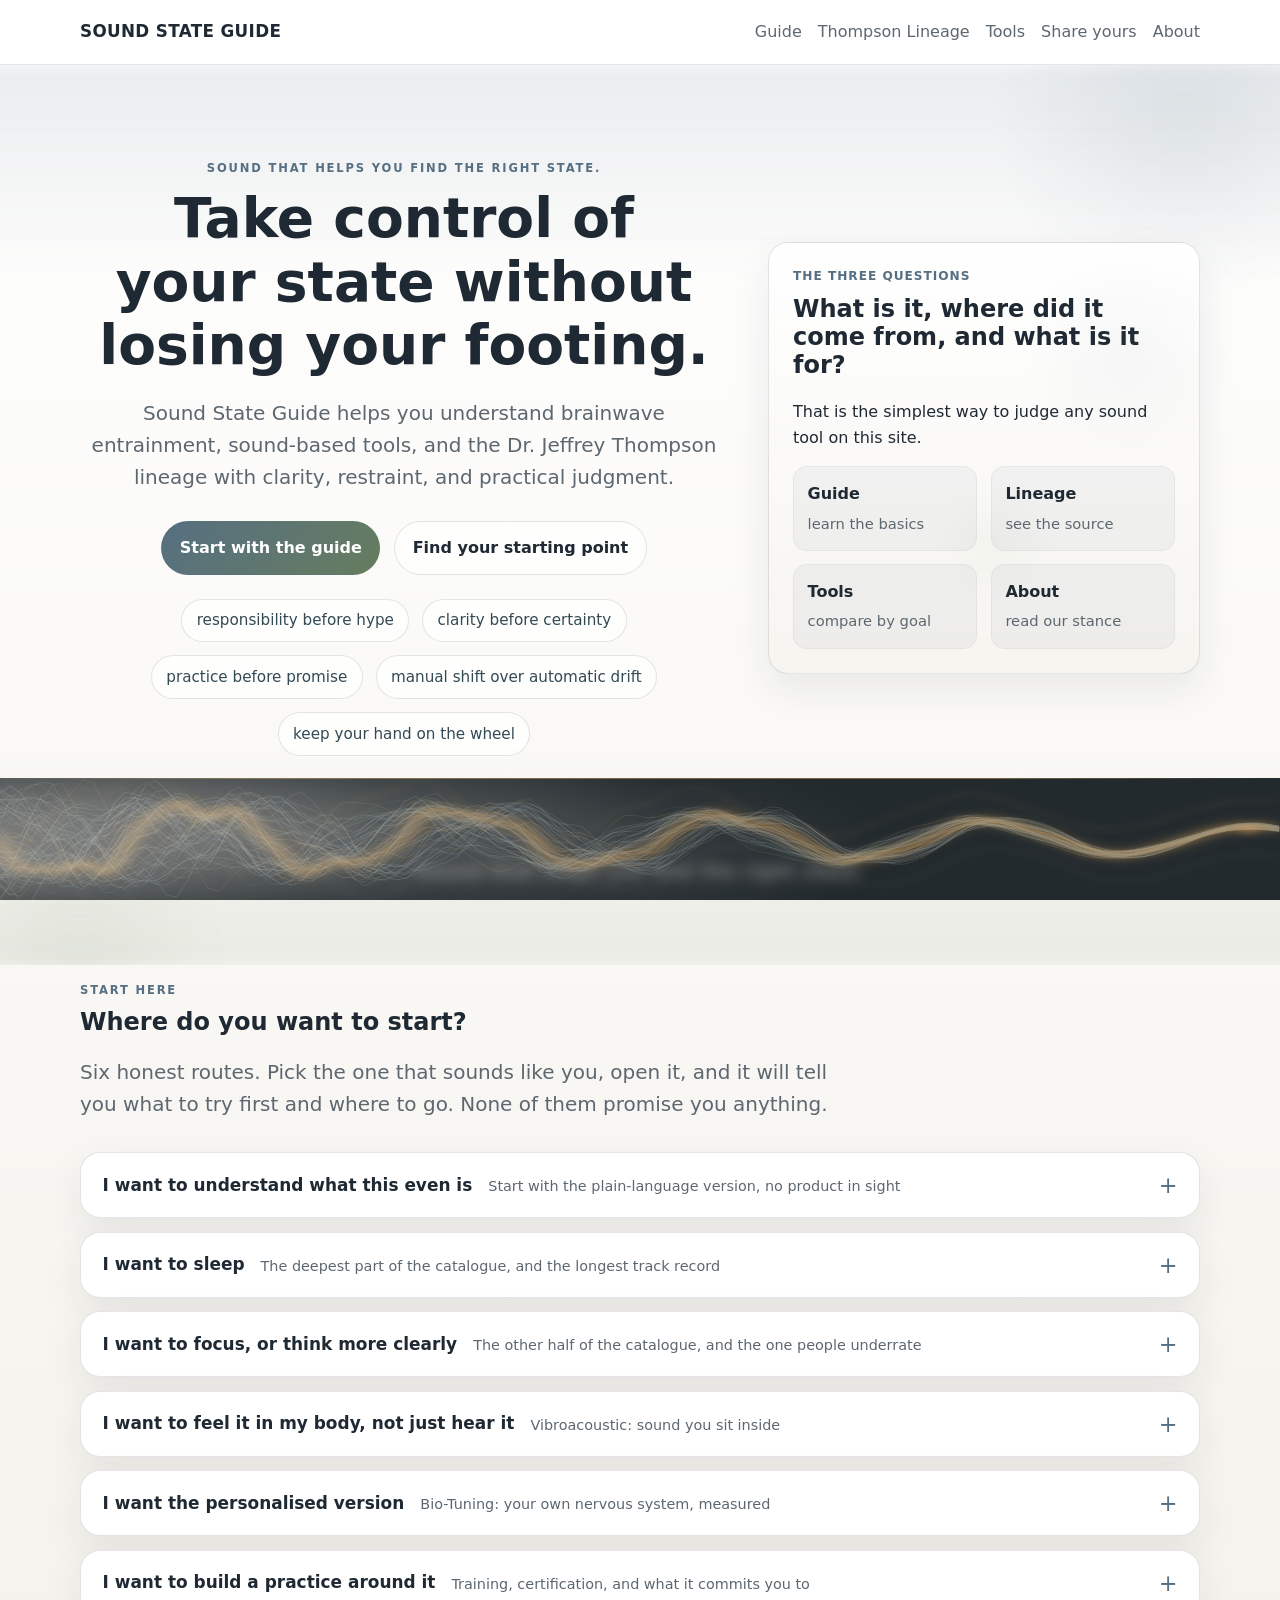
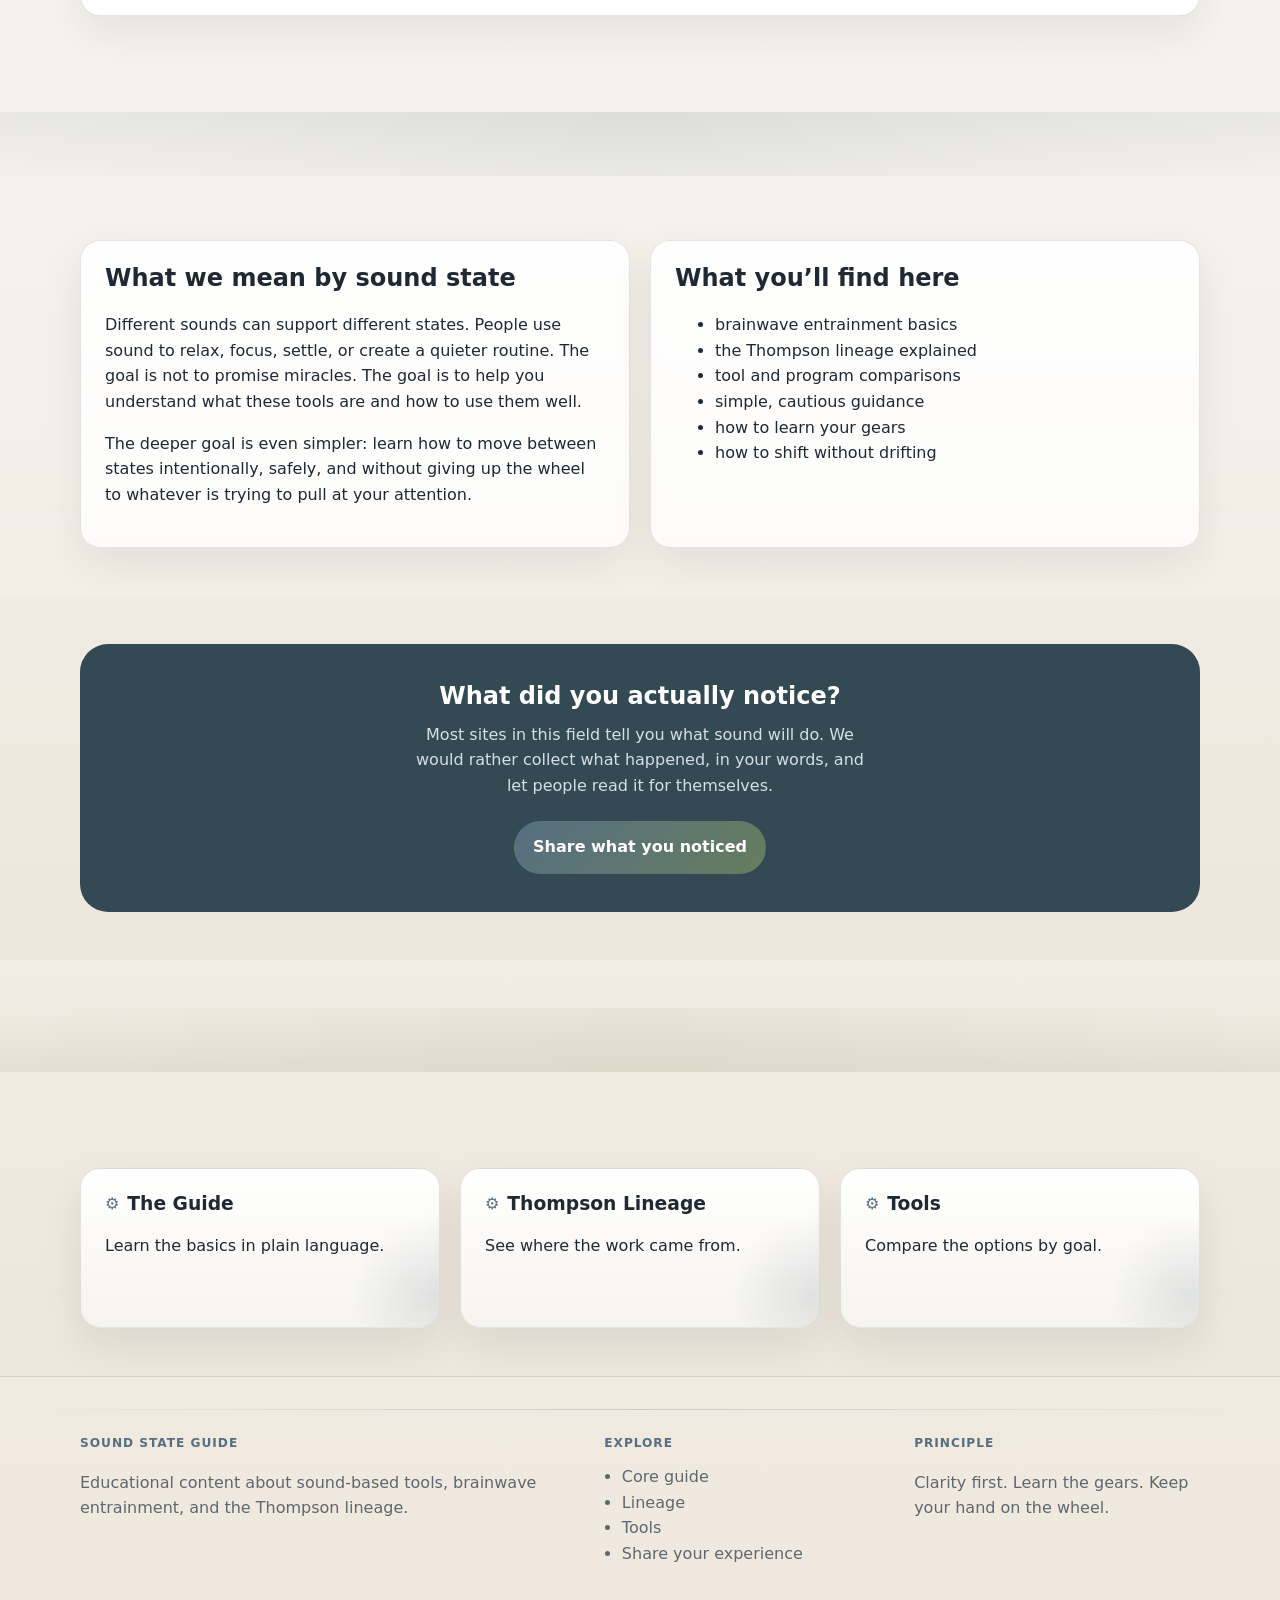
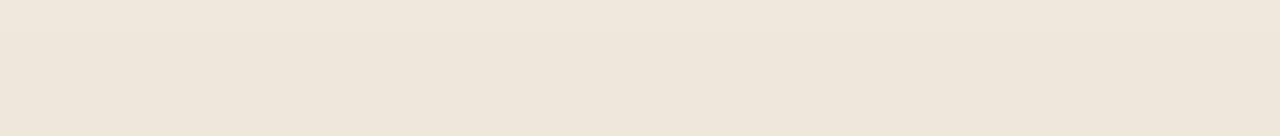
<file: index.html>
<!doctype html>
<html lang="en">
<head>
  <meta charset="utf-8" />
  <meta name="viewport" content="width=device-width, initial-scale=1" />
  <title>Sound State Guide</title>
  <meta name="description" content="A practical guide to brainwave entrainment, sound-based tools, and the Dr. Jeffrey Thompson lineage." />
  <link rel="icon" href="assets/img/favicon.svg" type="image/svg+xml" />
  <link rel="stylesheet" href="assets/css/styles.css" />
  <script type="application/ld+json">{
    "@context": "https://schema.org",
    "@graph": [
      {
        "@type": "WebSite",
        "@id": "https://focusingpulse.github.io/Sound-State-Guide/#website",
        "url": "https://focusingpulse.github.io/Sound-State-Guide/",
        "name": "Sound State Guide",
        "description": "A practical guide to brainwave entrainment, sound-based tools, and the Dr. Jeffrey Thompson lineage."
      },
      {
        "@type": "Organization",
        "@id": "https://focusingpulse.github.io/Sound-State-Guide/#organization",
        "name": "Sound State Guide",
        "url": "https://focusingpulse.github.io/Sound-State-Guide/",
        "description": "A practical site about sound-based tools, brainwave entrainment, and the Dr. Jeffrey Thompson lineage.",
        "knowsAbout": [
          "Brainwave entrainment",
          "Sound therapy",
          "Neuroacoustics",
          "Vibroacoustic therapy",
          "Binaural beats",
          "Sound-based wellness tools"
        ],
        "founder": {
          "@id": "https://focusingpulse.github.io/Sound-State-Guide/#person"
        }
      },
      {
        "@type": "WebPage",
        "@id": "https://focusingpulse.github.io/Sound-State-Guide/#webpage",
        "url": "https://focusingpulse.github.io/Sound-State-Guide/",
        "name": "Sound State Guide",
        "description": "Homepage for Sound State Guide.",
        "isPartOf": {
          "@id": "https://focusingpulse.github.io/Sound-State-Guide/#website"
        },
        "about": {
          "@id": "https://focusingpulse.github.io/Sound-State-Guide/#organization"
        }
      },
      {
        "@type": "Person",
        "@id": "https://focusingpulse.github.io/Sound-State-Guide/#person",
        "name": "Chris Bruyette",
        "worksFor": {
          "@id": "https://focusingpulse.github.io/Sound-State-Guide/#organization"
        },
        "knowsAbout": [
          "Brainwave entrainment",
          "Sound therapy",
          "Neuroacoustics",
          "Vibroacoustic therapy"
        ]
      }
    ]
  }</script>
  <style>
    /* ==== brass fog system ==============================================
       Two elements. Homepage opens in the fog and resolves into the site.
       A line pinned to the bottom of the window crystallizes as you read
       and carries the tagline. Inner pages carry only a thin echo.
       Everything animates opacity and transform only. No filter animates.
       ================================================================== */
    :root {
      --brass: #D9A45B;
      --brass-hi: #F2EDE3;
      --brass-mid: #8A979D;
      --brass-bg: #232A2E;
      --band-h: clamp(96px, 10vw, 122px);
    }

    /* ---- the bottom line ---- */
    body { padding-bottom: var(--band-h); }
    .fogband {
      position: fixed; left: 0; right: 0; bottom: 0; height: var(--band-h);
      z-index: 40; overflow: hidden; background: var(--brass-bg); pointer-events: none;
    }
    .fogband .bl {
      position: absolute; inset: 0; width: 100%; height: 100%;
      object-fit: cover; object-position: center center; display: block;
    }
    .fogband .bhaze {
      position: absolute; inset: -20% -10%;
      background:
        radial-gradient(42% 90% at 8% 60%, rgba(242,237,227,0.34), transparent 70%),
        radial-gradient(36% 80% at 26% 40%, rgba(242,237,227,0.26), transparent 72%),
        radial-gradient(44% 96% at 2% 30%, rgba(242,237,227,0.22), transparent 74%),
        radial-gradient(30% 70% at 44% 55%, rgba(242,237,227,0.14), transparent 76%);
      filter: blur(22px); pointer-events: none;
    }
    /* a hairline, not a cream fade: the band sits over both the dark opening
       and the cream page, so a page-coloured fade reads as a light bar at the
       top of the home page */
    .fogband .bedge {
      position: absolute; left: 0; right: 0; top: 0; height: 1px;
      background: linear-gradient(90deg,
        rgba(217,164,91,0) 0%, rgba(217,164,91,0.45) 22%,
        rgba(217,164,91,0.45) 78%, rgba(217,164,91,0) 100%);
      pointer-events: none;
    }
    .fogband .btag { position: absolute; left: 0; right: 0; bottom: 12px; text-align: center; }
    .fogband .btag strong {
      display: block; font-size: clamp(0.95rem, 1.5vw, 1.35rem); font-weight: 800;
      color: var(--brass-hi); text-shadow: 0 2px 14px rgba(35,42,46,0.85);
      /* starts out of focus and comes in. See the script for the ramp. */
      filter: blur(6.2px);
    }

    /* ---- the echo on inner pages ---- */
    .fog-lid {
      position: relative; height: clamp(112px, 15vw, 216px); overflow: hidden;
      background: linear-gradient(180deg, #20272B 0%, #232A2E 70%, #232A2E 100%);
    }
    .fog-lid img {
      position: absolute; inset: 0; width: 100%; height: 100%;
      object-fit: cover; object-position: center center; display: block;
    }
    .fog-lid .lid-signal { animation: lidResolve 1.7s cubic-bezier(.22,.7,.3,1) both; }
    @keyframes lidResolve {
      from { opacity: 0.10; transform: translateY(12px); }
      to   { opacity: 1;    transform: none; }
    }
    .fog-lid::after {
      content: ""; position: absolute; left: 0; right: 0; bottom: 0; height: 54px;
      background: linear-gradient(180deg, rgba(246,244,239,0) 0%, rgba(246,244,239,0.92) 100%);
      pointer-events: none;
    }

    @media (max-width: 700px) {
      .fogband .bl { object-position: center 40%; }
      .fogband .btag strong { font-size: 0.92rem; }
    }
    @media (prefers-reduced-motion: reduce) {
      .fog-lid .lid-signal { animation: none; opacity: 1; }
    }

    /* ---- centred hero copy (Chris, 2026-10-12) ---- */
    .hero-home .hero-copy { text-align: center; margin-inline: auto; }
    .hero-home .hero-copy h1 {
      font-size: clamp(2.4rem, 4.3vw, 4.2rem);
      max-width: 24ch; margin-inline: auto;
      text-wrap: balance;
    }
    /* keep the hero's own content clear of the fixed band */
    .hero-home { padding-bottom: calc(var(--band-h) + 1.5rem); }
    .hero-home .hero-copy .lead { margin-inline: auto; }
    .hero-home .cta-row { justify-content: center; }
    .hero-home .hero-points { justify-content: center; }
  </style>
</head>
<body>
  <header class="site-header">
    <div class="container nav-wrap nav-wrap-home">
      <a class="brand brand-home" href="./">Sound State Guide</a>
      <nav class="site-nav" aria-label="Primary">
        <a href="guide/">Guide</a>
        <a href="thompson-lineage/">Thompson Lineage</a>
        <a href="tools/">Tools</a>
        <a href="share/">Share yours</a>
        <a href="about/">About</a>
      </nav>
    </div>
  </header>

  <main>

    <section class="hero hero-home">
      <div class="hero-glow hero-glow-top" aria-hidden="true"></div>
      <div class="hero-glow hero-glow-bottom" aria-hidden="true"></div>
      <div class="container hero-grid hero-grid-home">
        <div class="hero-copy">
          <p class="eyebrow">Sound that helps you find the right state.</p>
          <h1>Take control of your state without losing your footing.</h1>
          <p class="lead">Sound State Guide helps you understand brainwave entrainment, sound-based tools, and the Dr. Jeffrey Thompson lineage with clarity, restraint, and practical judgment.</p>
          <div class="cta-row">
            <a class="button primary" href="guide/">Start with the guide</a>
            <a class="button secondary" href="#start">Find your starting point</a>
          </div>
          <ul class="hero-points" aria-label="Key principles">
            <li>responsibility before hype</li>
            <li>clarity before certainty</li>
            <li>practice before promise</li>
            <li>manual shift over automatic drift</li>
            <li>keep your hand on the wheel</li>
          </ul>
        </div>

        <aside class="hero-card hero-side">
          <p class="mini-label">The three questions</p>
          <h2>What is it, where did it come from, and what is it for?</h2>
          <p>That is the simplest way to judge any sound tool on this site.</p>
          <div class="hero-stat-grid">
            <div>
              <strong>Guide</strong>
              <span>learn the basics</span>
            </div>
            <div>
              <strong>Lineage</strong>
              <span>see the source</span>
            </div>
            <div>
              <strong>Tools</strong>
              <span>compare by goal</span>
            </div>
            <div>
              <strong>About</strong>
              <span>read our stance</span>
            </div>
          </div>
        </aside>
      </div>
    </section>

    <section class="section" id="start">
      <div class="container">
        <p class="eyebrow">Start here</p>
        <h2>Where do you want to start?</h2>
        <p class="lead">Six honest routes. Pick the one that sounds like you, open it, and it will tell you what to try first and where to go. None of them promise you anything.</p>

        <div class="picker">

          <details class="pick">
            <summary>I want to understand what this even is<span class="pick-ask">Start with the plain-language version, no product in sight</span></summary>
            <div class="pick-body">
              <p>Brainwave entrainment is a claim about rhythm. Put a steady pulse in your ears and the brain tends to fall in step with it. That much is a well-known effect. What that is worth to you personally is a different question, and it is the one worth asking slowly.</p>
              <p>The guide explains the frequency bands, what they are associated with, and how to tell a thoughtfully made program from a page that is only selling you something.</p>
              <div class="pick-try"><b>What to try first:</b> read the guide end to end before you spend anything. It is the cheapest thing on this site.</div>
              <a class="pick-cta" href="guide/">Read the guide &rarr;</a>
            </div>
          </details>

          <details class="pick">
            <summary>I want to sleep<span class="pick-ask">The deepest part of the catalogue, and the longest track record</span></summary>
            <div class="pick-body">
              <p>Sleep is where this catalogue is deepest. The Delta Sleep System has been around for decades, was carried on national television for two years, and is still the one people come back to. If you are going to start anywhere with audio, most people start here.</p>
              <p>It is an audio program. You listen. Nothing is worn, nothing is applied, and you can stop whenever you like.</p>
              <div class="pick-try"><b>What to try first:</b> one program for two weeks, at the same time each night. Change nothing else that week, so you actually learn what you are looking at.</div>
              <a class="pick-cta" href="https://scientificsounds.com/ref/18/" target="_blank" rel="noopener">See the sleep programs &rarr;</a>
              <p class="pick-note">That is a referral link. If you buy through it we may earn a commission, at no extra cost to you. It does not change what we recommend or what we say about it.</p>
            </div>
          </details>

          <details class="pick">
            <summary>I want to focus, or think more clearly<span class="pick-ask">The other half of the catalogue, and the one people underrate</span></summary>
            <div class="pick-body">
              <p>The calm-alert end is where a lot of people get more out of this than they expect. Alpha sits in the settled, awake, not-trying-too-hard zone. Gamma is the sharper one, and it has become the most talked about band in the last few years.</p>
              <p>These are listening programs too. Headphones make a difference for some of them, so read the notes on each one rather than assuming.</p>
              <div class="pick-try"><b>What to try first:</b> one focused session in the morning, before the day starts pulling at you. Five days. Then notice whether the difference is real, or whether you just like having a ritual.</div>
              <a class="pick-cta" href="https://scientificsounds.com/ref/18/" target="_blank" rel="noopener">See the focus and meditation programs &rarr;</a>
              <p class="pick-note">Referral link, same disclosure as above.</p>
            </div>
          </details>

          <details class="pick">
            <summary>I want to feel it in my body, not just hear it<span class="pick-ask">Vibroacoustic: sound you sit inside</span></summary>
            <div class="pick-body">
              <p>Vibroacoustic tools put transducers into a chair, table or lounger so low frequency sound moves through you instead of past you. People describe it as being inside the music rather than listening to it. That description is the honest one, because the research does not get much more specific than that yet.</p>
              <p>You can try this without buying anything. A session with a practitioner is how most people find out whether it is for them, and it costs a great deal less than owning the hardware.</p>
              <div class="pick-try"><b>What to try first:</b> book one session somewhere near you. Do not buy a chair until you have felt one.</div>
              <a class="pick-cta" href="tools/">Compare the equipment and the options &rarr;</a>
              <p class="pick-note">Worth knowing: the FDA classifies vibroacoustic devices as therapeutic vibrators, not medical devices. Anyone selling you one as medical treatment is overstating it.</p>
            </div>
          </details>

          <details class="pick">
            <summary>I want the personalised version<span class="pick-ask">Bio-Tuning: your own nervous system, measured</span></summary>
            <div class="pick-body">
              <p>Bio-Tuning measures your heart rate variability to find your own baseline frequency, then builds tracks around it instead of handing you a generic file. It is the deepest end of everything on this site, and it is a practitioner route rather than a shopping route.</p>
              <p>One honest note about the cost: the practitioner system runs into five figures. If you want the experience rather than the equipment, a session with a certified practitioner costs a great deal less.</p>
              <div class="pick-try"><b>What to try first:</b> a single session with someone certified. Then decide whether the system is worth anything to you.</div>
              <a class="pick-cta" href="thompson-lineage/">Understand where this came from first &rarr;</a>
            </div>
          </details>

          <details class="pick">
            <summary>I want to build a practice around it<span class="pick-ask">Training, certification, and what it commits you to</span></summary>
            <div class="pick-body">
              <p>There is a real certification path here, run through the Center for Neuroacoustic Research, with continuing membership and a directory listing. It is a serious commitment, not a weekend course.</p>
              <p>Two things worth reading before you commit. The certification terms require you not to make claims about outcomes, and they require you to consult the Center before using their material on a website. Both are reasonable, and both are worth knowing on day one rather than month six.</p>
              <div class="pick-try"><b>What to try first:</b> read the terms and the levels of practice, then talk to a working practitioner about what the business actually looks like.</div>
              <a class="pick-cta" href="tools/">See the options and the commitments &rarr;</a>
            </div>
          </details>

        </div>
      </div>
    </section>

    <section class="parallax-band top" aria-hidden="true">
      <div class="band-shape"></div>
    </section>

    <section class="section">
      <div class="container grid-2">
        <article class="card card-statement">
          <h2>What we mean by sound state</h2>
          <p>Different sounds can support different states. People use sound to relax, focus, settle, or create a quieter routine. The goal is not to promise miracles. The goal is to help you understand what these tools are and how to use them well.</p>
          <p>The deeper goal is even simpler: learn how to move between states intentionally, safely, and without giving up the wheel to whatever is trying to pull at your attention.</p>
        </article>
        <article class="card card-statement">
          <h2>What you’ll find here</h2>
          <ul>
            <li>brainwave entrainment basics</li>
            <li>the Thompson lineage explained</li>
            <li>tool and program comparisons</li>
            <li>simple, cautious guidance</li>
            <li>how to learn your gears</li>
            <li>how to shift without drifting</li>
          </ul>
        </article>
      </div>
    </section>

    <section class="section soft" id="share">
      <div class="container">
        <div class="share-band">
          <h2>What did you actually notice?</h2>
          <p>Most sites in this field tell you what sound will do. We would rather collect what happened, in your words, and let people read it for themselves.</p>
          <a class="button primary" href="share/">Share what you noticed</a>
        </div>
      </div>
    </section>

    <section class="parallax-band bottom" aria-hidden="true">
      <div class="band-shape"></div>
    </section>

    <section class="section soft">
      <div class="container grid-3">
        <a class="tile tile-spotlight" href="guide/">
          <h3>The Guide</h3>
          <p>Learn the basics in plain language.</p>
        </a>
        <a class="tile tile-spotlight" href="thompson-lineage/">
          <h3>Thompson Lineage</h3>
          <p>See where the work came from.</p>
        </a>
        <a class="tile tile-spotlight" href="tools/">
          <h3>Tools</h3>
          <p>Compare the options by goal.</p>
        </a>
      </div>
    </section>
  </main>

  <footer class="site-footer">
    <div class="container footer-grid">
      <div>
        <p class="footer-title">Sound State Guide</p>
        <p>Educational content about sound-based tools, brainwave entrainment, and the Thompson lineage.</p>
      </div>
      <div>
        <p class="footer-title">Explore</p>
        <ul>
          <li><a href="guide/">Core guide</a></li>
          <li><a href="thompson-lineage/">Lineage</a></li>
          <li><a href="tools/">Tools</a></li>
          <li><a href="share/">Share your experience</a></li>
        </ul>
      </div>
      <div>
        <p class="footer-title">Principle</p>
        <p>Clarity first. Learn the gears. Keep your hand on the wheel.</p>
      </div>
    </div>
  </footer>
  <div class="fogband" id="fogband" aria-hidden="true">
    <img class="bl" id="blTangle" src="assets/img/band-tangle.svg" alt="" />
    <img class="bl" id="blBlur" src="assets/img/band-signal-blur.svg" alt="" />
    <img class="bl" id="blSharp" src="assets/img/band-signal.svg" alt="" />
    <div class="bhaze" id="blHaze"></div>
    <div class="bedge"></div>
    <div class="btag">
      <strong id="btagLine">Sound that helps you find the right state.</strong>
    </div>
  </div>

  <script>
  (function () {
    var reduce = window.matchMedia('(prefers-reduced-motion: reduce)').matches;
    function clamp(v) { return v < 0 ? 0 : v > 1 ? 1 : v; }
    function ease(t) { return t < 0.5 ? 2 * t * t : 1 - Math.pow(-2 * t + 2, 2) / 2; }

    /* ---- the bottom line: the tagline starts out of focus and blurs into
            legibility as the signal crystallizes. It never pops in. ---- */
    var bt = document.getElementById('blTangle');
    var bb = document.getElementById('blBlur');
    var bs = document.getElementById('blSharp');
    var bh = document.getElementById('blHaze');
    var btag = document.getElementById('btagLine');
    if (!bt || !bb || !bs || !btag) return;

    function band(p) {
      bt.style.opacity = (0.90 - 0.86 * p).toFixed(3);
      bh.style.opacity = (1 - 1.02 * p).toFixed(3);
      bb.style.opacity = (0.92 - 0.92 * clamp(p / 0.72)).toFixed(3);
      bs.style.opacity = (0.04 + 0.96 * ease(clamp((p - 0.18) / 0.72))).toFixed(3);
      bs.style.transform = 'scale(' + (1.012 - 0.012 * p).toFixed(4) + ')';

      var clarity = ease(clamp(p / 0.85));
      btag.style.opacity = (0.38 + 0.62 * clarity).toFixed(3);
      /* quantised so the blur does not repaint on every scroll pixel */
      btag.style.filter = 'blur(' + (6.2 * (1 - clarity)).toFixed(1) + 'px)';
    }

    var params = new URLSearchParams(location.search);
    if (params.has('f')) { band(clamp(parseFloat(params.get('f')) || 0)); return; }
    if (reduce) { band(1); return; }

    var queued = false;
    function update() {
      queued = false;
      var total = document.documentElement.scrollHeight - window.innerHeight;
      band(total > 0 ? window.scrollY / total : 1);
    }
    function onScroll() { if (!queued) { queued = true; requestAnimationFrame(update); } }
    window.addEventListener('scroll', onScroll, { passive: true });
    window.addEventListener('resize', onScroll);
    update();
  })();
  </script>
</body>
</html>
</file>
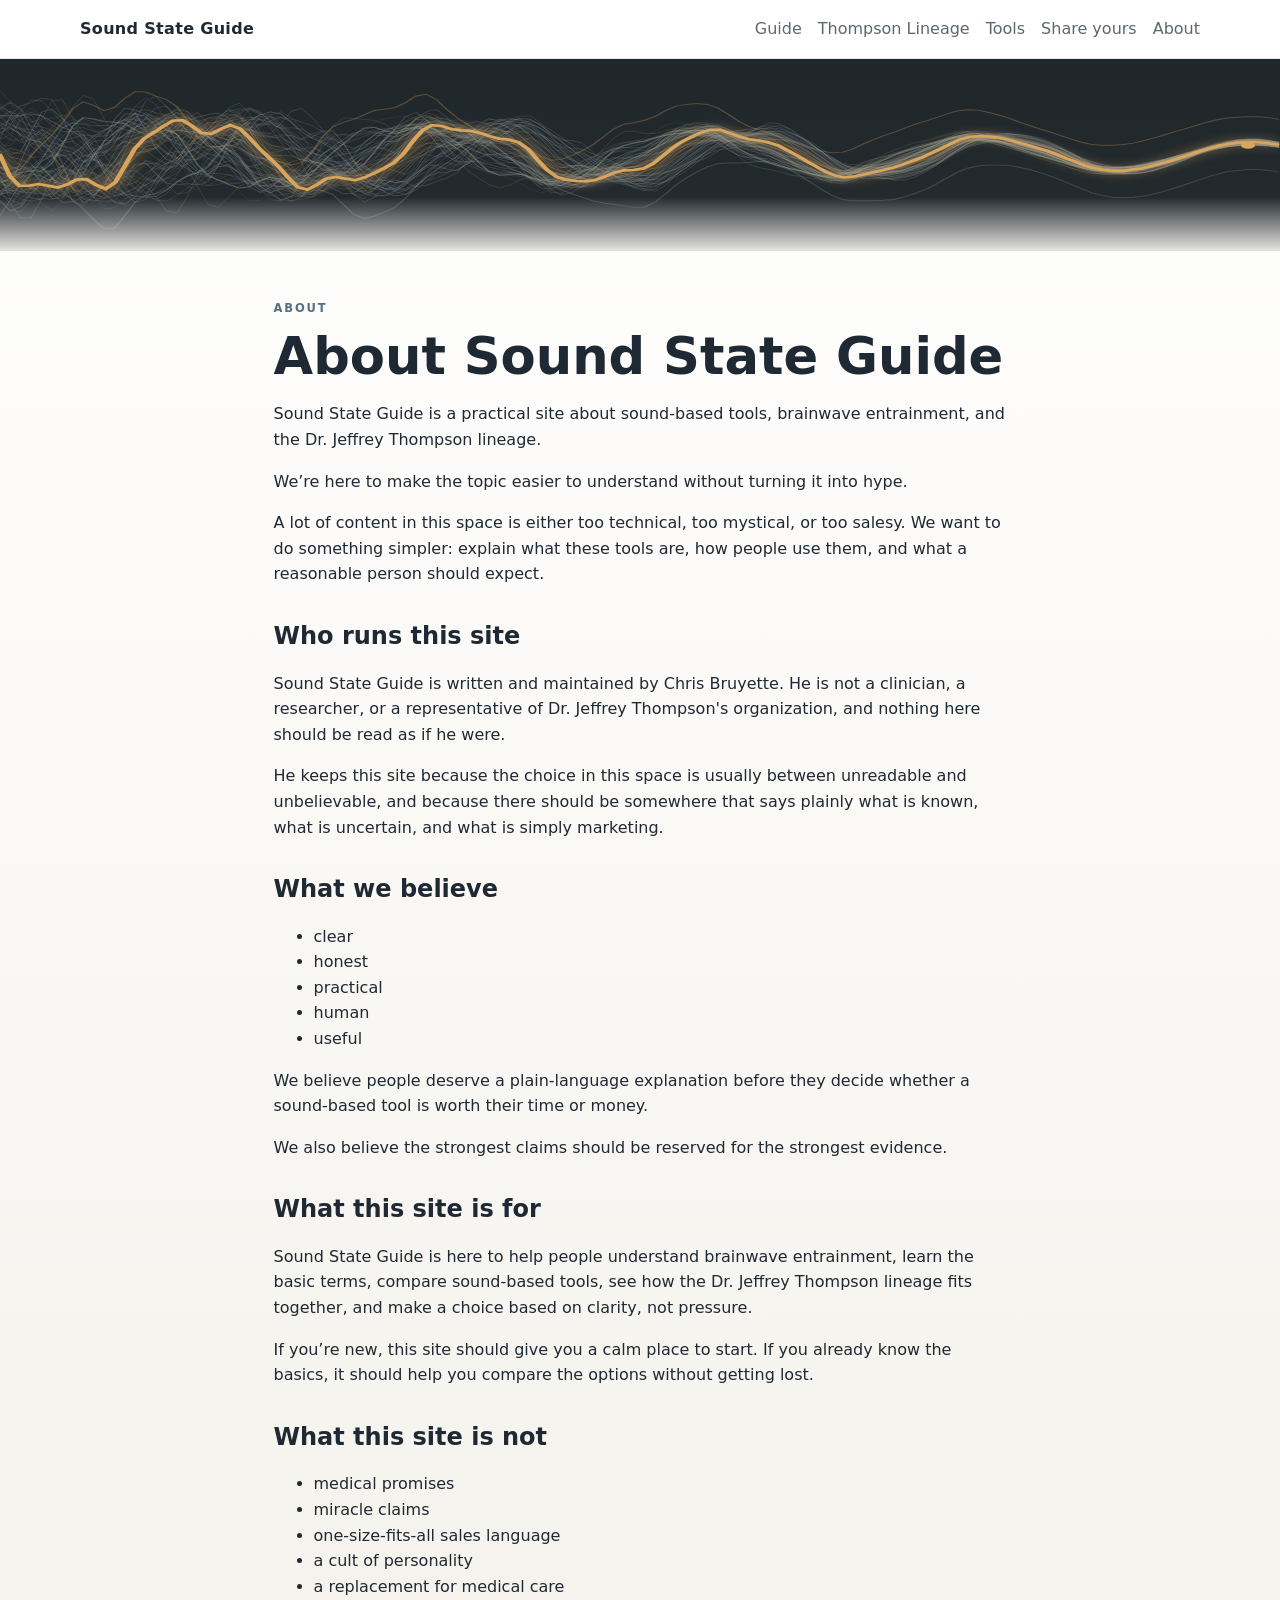
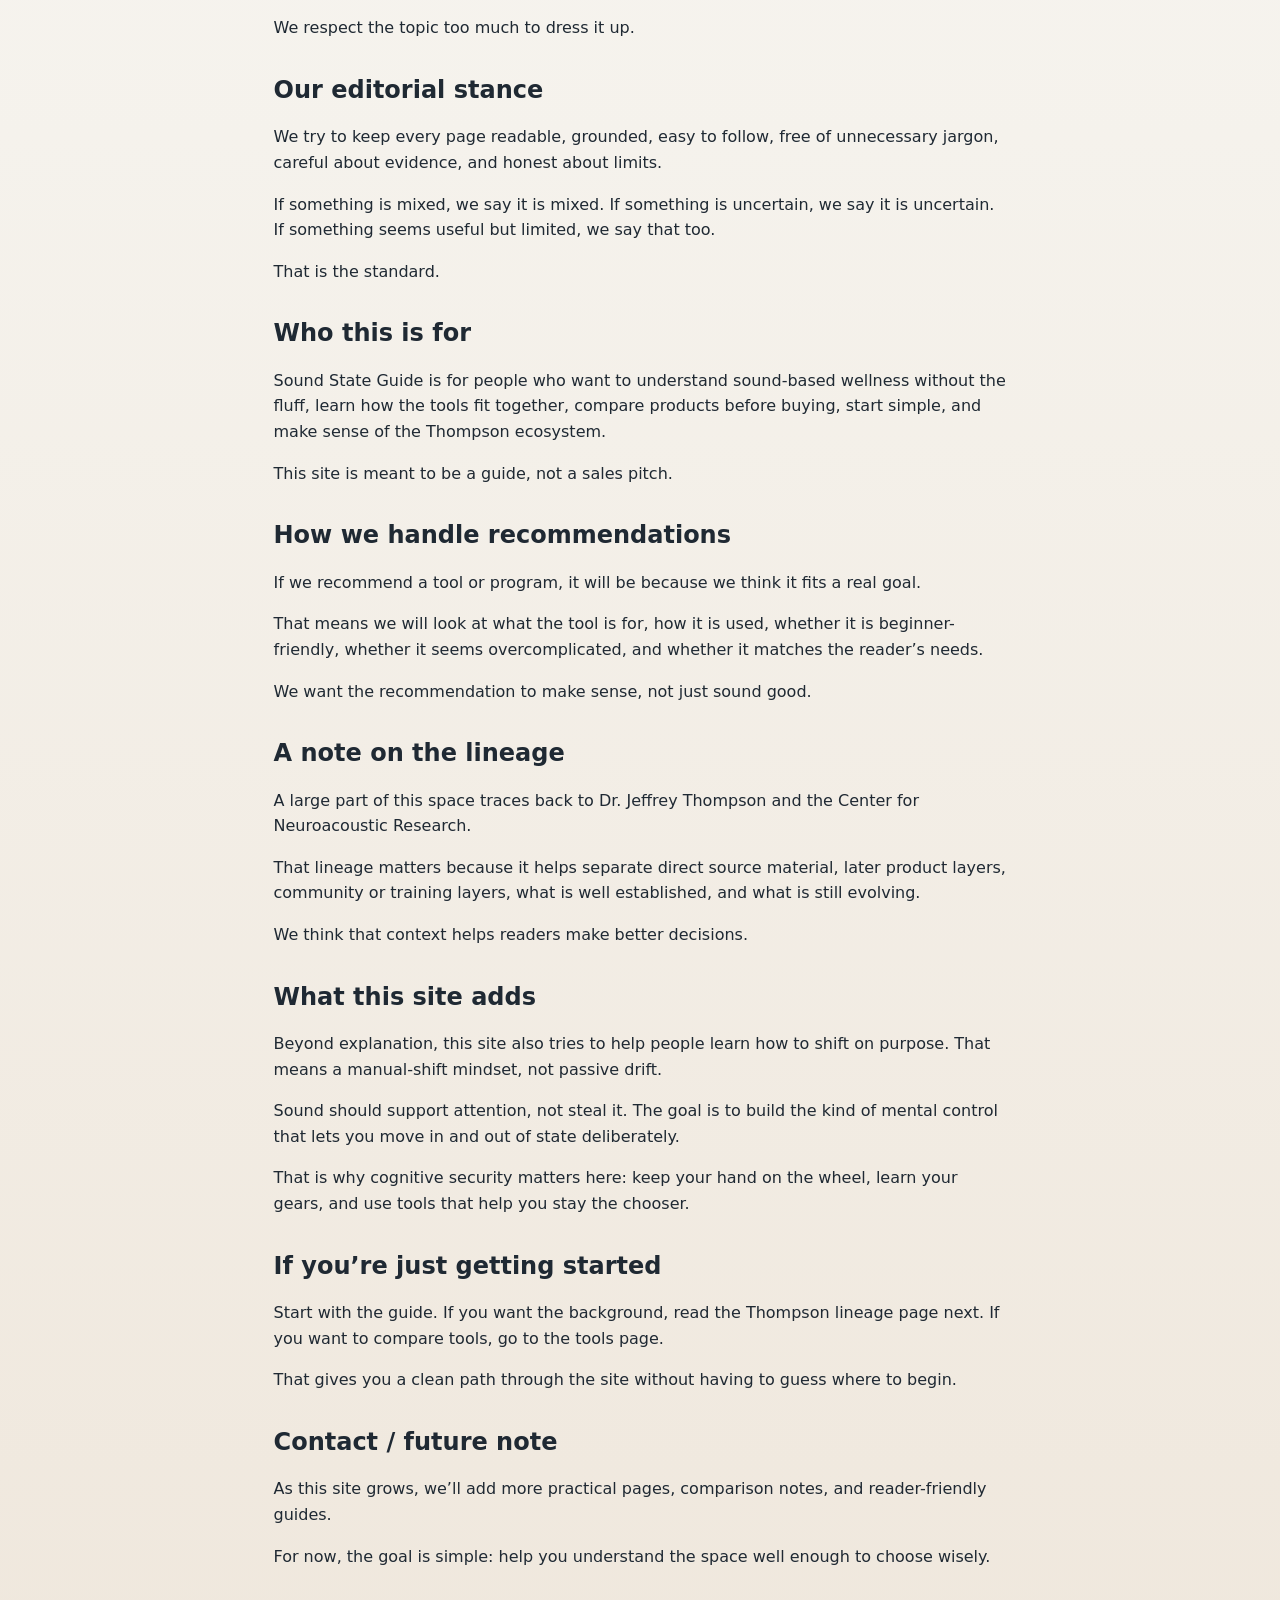
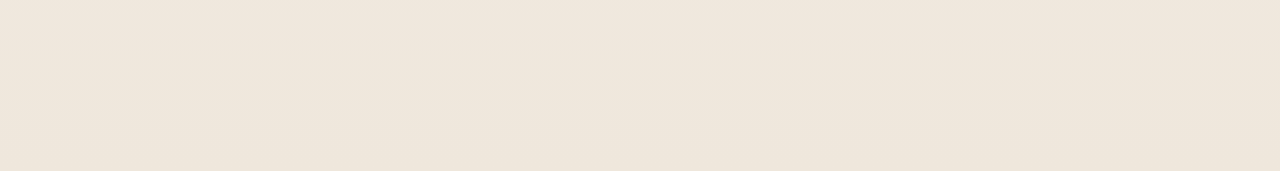
<file: about/index.html>
<!doctype html>
<html lang="en">
<head>
  <meta charset="utf-8" />
  <meta name="viewport" content="width=device-width, initial-scale=1" />
  <title>About | Sound State Guide</title>
  <meta name="description" content="About Sound State Guide and its practical, humanized approach to sound-based tools and the Dr. Jeffrey Thompson lineage." />
  <link rel="icon" href="../assets/img/favicon.svg" type="image/svg+xml" />
  <link rel="stylesheet" href="../assets/css/styles.css" />
  <script type="application/ld+json">{
    "@context": "https://schema.org",
    "@graph": [
      {
        "@type": "WebPage",
        "@id": "https://focusingpulse.github.io/Sound-State-Guide/about/#webpage",
        "url": "https://focusingpulse.github.io/Sound-State-Guide/about/",
        "name": "About",
        "description": "About Sound State Guide and its practical, humanized approach to sound-based tools and the Dr. Jeffrey Thompson lineage.",
        "isPartOf": {
          "@id": "https://focusingpulse.github.io/Sound-State-Guide/#website"
        }
      },
      {
        "@type": "AboutPage",
        "@id": "https://focusingpulse.github.io/Sound-State-Guide/about/#aboutpage",
        "name": "About Sound State Guide",
        "description": "About Sound State Guide and its editorial stance.",
        "mainEntity": {
          "@id": "https://focusingpulse.github.io/Sound-State-Guide/#organization"
        },
        "author": {
          "@id": "https://focusingpulse.github.io/Sound-State-Guide/#person"
        }
      },
      {
        "@type": "Organization",
        "@id": "https://focusingpulse.github.io/Sound-State-Guide/#organization",
        "name": "Sound State Guide",
        "url": "https://focusingpulse.github.io/Sound-State-Guide/",
        "knowsAbout": [
          "Brainwave entrainment",
          "Sound therapy",
          "Neuroacoustics",
          "Vibroacoustic therapy",
          "Binaural beats",
          "Sound-based wellness tools"
        ],
        "founder": {
          "@id": "https://focusingpulse.github.io/Sound-State-Guide/#person"
        }
      },
      {
        "@type": "Person",
        "@id": "https://focusingpulse.github.io/Sound-State-Guide/#person",
        "name": "Chris Bruyette",
        "worksFor": {
          "@id": "https://focusingpulse.github.io/Sound-State-Guide/#organization"
        },
        "knowsAbout": [
          "Brainwave entrainment",
          "Sound therapy",
          "Neuroacoustics",
          "Vibroacoustic therapy"
        ]
      }
    ]
  }</script>
  <style>
    /* ==== brass fog system ==============================================
       Two elements. Homepage opens in the fog and resolves into the site.
       A line pinned to the bottom of the window crystallizes as you read
       and carries the tagline. Inner pages carry only a thin echo.
       Everything animates opacity and transform only. No filter animates.
       ================================================================== */
    :root {
      --brass: #D9A45B;
      --brass-hi: #F2EDE3;
      --brass-mid: #8A979D;
      --brass-bg: #232A2E;
      --band-h: clamp(96px, 10vw, 122px);
    }

    /* ---- the opening ---- */
    .fogtrack { position: relative; height: 150vh; }
    .fogstage { position: sticky; top: 0; height: 100vh; overflow: hidden; background: #232A2E; }
    .fog-bg { position: absolute; inset: 0; }
    .fog-bg-dark { background: linear-gradient(180deg, #20272B 0%, #232A2E 55%, #1C2226 100%); }
    .fog-bg-cream { background: #f6f4ef; opacity: 0; }
    .fog-layer {
      position: absolute; left: 0; width: 118%; margin-left: -9%;
      top: 50%; height: auto; transform: translateY(-50%);
      display: block; pointer-events: none;
    }
    .fog-haze {
      position: absolute; inset: -10%;
      background:
        radial-gradient(44% 62% at 10% 40%, rgba(242,237,227,0.34), transparent 70%),
        radial-gradient(38% 54% at 30% 28%, rgba(242,237,227,0.28), transparent 72%),
        radial-gradient(46% 66% at 4% 72%, rgba(242,237,227,0.24), transparent 74%),
        radial-gradient(34% 46% at 48% 58%, rgba(242,237,227,0.16), transparent 76%);
      filter: blur(34px); pointer-events: none;
    }
    .fog-cue {
      position: absolute; left: 0; right: 0; bottom: 2.6rem; text-align: center;
      font-family: ui-monospace, monospace; font-size: 0.68rem;
      letter-spacing: 0.26em; text-transform: uppercase;
      color: rgba(138,151,157,0.85); pointer-events: none;
    }

    /* ---- the bottom line ---- */
    body { padding-bottom: var(--band-h); }
    .fogband {
      position: fixed; left: 0; right: 0; bottom: 0; height: var(--band-h);
      z-index: 40; overflow: hidden; background: var(--brass-bg); pointer-events: none;
    }
    .fogband .bl {
      position: absolute; inset: 0; width: 100%; height: 100%;
      object-fit: cover; object-position: center center; display: block;
    }
    .fogband .bhaze {
      position: absolute; inset: -20% -10%;
      background:
        radial-gradient(42% 90% at 8% 60%, rgba(242,237,227,0.34), transparent 70%),
        radial-gradient(36% 80% at 26% 40%, rgba(242,237,227,0.26), transparent 72%),
        radial-gradient(44% 96% at 2% 30%, rgba(242,237,227,0.22), transparent 74%),
        radial-gradient(30% 70% at 44% 55%, rgba(242,237,227,0.14), transparent 76%);
      filter: blur(22px); pointer-events: none;
    }
    /* a hairline, not a cream fade: the band sits over both the dark opening
       and the cream page, so a page-coloured fade reads as a light bar at the
       top of the home page */
    .fogband .bedge {
      position: absolute; left: 0; right: 0; top: 0; height: 1px;
      background: linear-gradient(90deg,
        rgba(217,164,91,0) 0%, rgba(217,164,91,0.45) 22%,
        rgba(217,164,91,0.45) 78%, rgba(217,164,91,0) 100%);
      pointer-events: none;
    }
    .fogband .btag { position: absolute; left: 0; right: 0; bottom: 12px; text-align: center; }
    .fogband .btag strong {
      display: block; font-size: clamp(0.95rem, 1.5vw, 1.35rem); font-weight: 800;
      color: var(--brass-hi); text-shadow: 0 2px 14px rgba(35,42,46,0.85);
    }
    .fogband .btag span {
      display: block; margin-top: 0.25rem;
      font-family: ui-monospace, monospace; font-size: 0.66rem;
      letter-spacing: 0.2em; text-transform: uppercase; color: rgba(148,161,167,0.95);
    }

    /* ---- the echo on inner pages ---- */
    .fog-lid {
      position: relative; height: clamp(112px, 15vw, 216px); overflow: hidden;
      background: linear-gradient(180deg, #20272B 0%, #232A2E 70%, #232A2E 100%);
    }
    .fog-lid img {
      position: absolute; inset: 0; width: 100%; height: 100%;
      object-fit: cover; object-position: center center; display: block;
    }
    .fog-lid .lid-signal { animation: lidResolve 1.7s cubic-bezier(.22,.7,.3,1) both; }
    @keyframes lidResolve {
      from { opacity: 0.10; transform: translateY(12px); }
      to   { opacity: 1;    transform: none; }
    }
    .fog-lid::after {
      content: ""; position: absolute; left: 0; right: 0; bottom: 0; height: 54px;
      background: linear-gradient(180deg, rgba(246,244,239,0) 0%, rgba(246,244,239,0.92) 100%);
      pointer-events: none;
    }

    @media (max-width: 700px) {
      .fogtrack { height: 118vh; }
      .fog-layer { width: 260%; margin-left: -80%; }
      .fogband .bl { object-position: center 40%; }
      .fogband .btag strong { font-size: 0.92rem; }
      .fogband .btag span { font-size: 0.58rem; letter-spacing: 0.14em; }
    }
    @media (prefers-reduced-motion: reduce) {
      .fogtrack { height: auto; }
      .fogstage { position: relative; height: 70vh; }
      .fog-lid .lid-signal { animation: none; opacity: 1; }
    }
  </style>
</head>
<body>
  <header class="site-header">
    <div class="container nav-wrap">
      <a class="brand" href="../">Sound State Guide</a>
      <nav class="site-nav" aria-label="Primary">
        <a href="../guide/">Guide</a>
        <a href="../thompson-lineage/">Thompson Lineage</a>
        <a href="../tools/">Tools</a>
        <a href="../share/">Share yours</a>
        <a href="../about/">About</a>
      </nav>
    </div>
  </header>
  <div class="fog-lid" aria-hidden="true">
    <img src="../assets/img/band-tangle.svg" alt="" />
    <img class="lid-signal" src="../assets/img/band-signal.svg" alt="" />
  </div>

  <main class="page">
    <div class="container prose">
      <p class="eyebrow">About</p>
      <h1>About Sound State Guide</h1>
      <p>Sound State Guide is a practical site about sound-based tools, brainwave entrainment, and the Dr. Jeffrey Thompson lineage.</p>
      <p>We’re here to make the topic easier to understand without turning it into hype.</p>
      <p>A lot of content in this space is either too technical, too mystical, or too salesy. We want to do something simpler: explain what these tools are, how people use them, and what a reasonable person should expect.</p>

      <h2>Who runs this site</h2>
      <p>Sound State Guide is written and maintained by Chris Bruyette. He is not a clinician, a researcher, or a representative of Dr. Jeffrey Thompson's organization, and nothing here should be read as if he were.</p>
      <p>He keeps this site because the choice in this space is usually between unreadable and unbelievable, and because there should be somewhere that says plainly what is known, what is uncertain, and what is simply marketing.</p>

      <h2>What we believe</h2>
      <ul>
        <li>clear</li>
        <li>honest</li>
        <li>practical</li>
        <li>human</li>
        <li>useful</li>
      </ul>
      <p>We believe people deserve a plain-language explanation before they decide whether a sound-based tool is worth their time or money.</p>
      <p>We also believe the strongest claims should be reserved for the strongest evidence.</p>

      <h2>What this site is for</h2>
      <p>Sound State Guide is here to help people understand brainwave entrainment, learn the basic terms, compare sound-based tools, see how the Dr. Jeffrey Thompson lineage fits together, and make a choice based on clarity, not pressure.</p>
      <p>If you’re new, this site should give you a calm place to start. If you already know the basics, it should help you compare the options without getting lost.</p>

      <h2>What this site is not</h2>
      <ul>
        <li>medical promises</li>
        <li>miracle claims</li>
        <li>one-size-fits-all sales language</li>
        <li>a cult of personality</li>
        <li>a replacement for medical care</li>
      </ul>
      <p>We respect the topic too much to dress it up.</p>

      <h2>Our editorial stance</h2>
      <p>We try to keep every page readable, grounded, easy to follow, free of unnecessary jargon, careful about evidence, and honest about limits.</p>
      <p>If something is mixed, we say it is mixed. If something is uncertain, we say it is uncertain. If something seems useful but limited, we say that too.</p>
      <p>That is the standard.</p>

      <h2>Who this is for</h2>
      <p>Sound State Guide is for people who want to understand sound-based wellness without the fluff, learn how the tools fit together, compare products before buying, start simple, and make sense of the Thompson ecosystem.</p>
      <p>This site is meant to be a guide, not a sales pitch.</p>

      <h2>How we handle recommendations</h2>
      <p>If we recommend a tool or program, it will be because we think it fits a real goal.</p>
      <p>That means we will look at what the tool is for, how it is used, whether it is beginner-friendly, whether it seems overcomplicated, and whether it matches the reader’s needs.</p>
      <p>We want the recommendation to make sense, not just sound good.</p>

      <h2>A note on the lineage</h2>
      <p>A large part of this space traces back to Dr. Jeffrey Thompson and the Center for Neuroacoustic Research.</p>
      <p>That lineage matters because it helps separate direct source material, later product layers, community or training layers, what is well established, and what is still evolving.</p>
      <p>We think that context helps readers make better decisions.</p>

      <h2>What this site adds</h2>
      <p>Beyond explanation, this site also tries to help people learn how to shift on purpose. That means a manual-shift mindset, not passive drift.</p>
      <p>Sound should support attention, not steal it. The goal is to build the kind of mental control that lets you move in and out of state deliberately.</p>
      <p>That is why cognitive security matters here: keep your hand on the wheel, learn your gears, and use tools that help you stay the chooser.</p>

      <h2>If you’re just getting started</h2>
      <p>Start with the guide. If you want the background, read the Thompson lineage page next. If you want to compare tools, go to the tools page.</p>
      <p>That gives you a clean path through the site without having to guess where to begin.</p>

      <h2>Contact / future note</h2>
      <p>As this site grows, we’ll add more practical pages, comparison notes, and reader-friendly guides.</p>
      <p>For now, the goal is simple: help you understand the space well enough to choose wisely.</p>
    </div>
  </main>
</body>
</html>
</file>
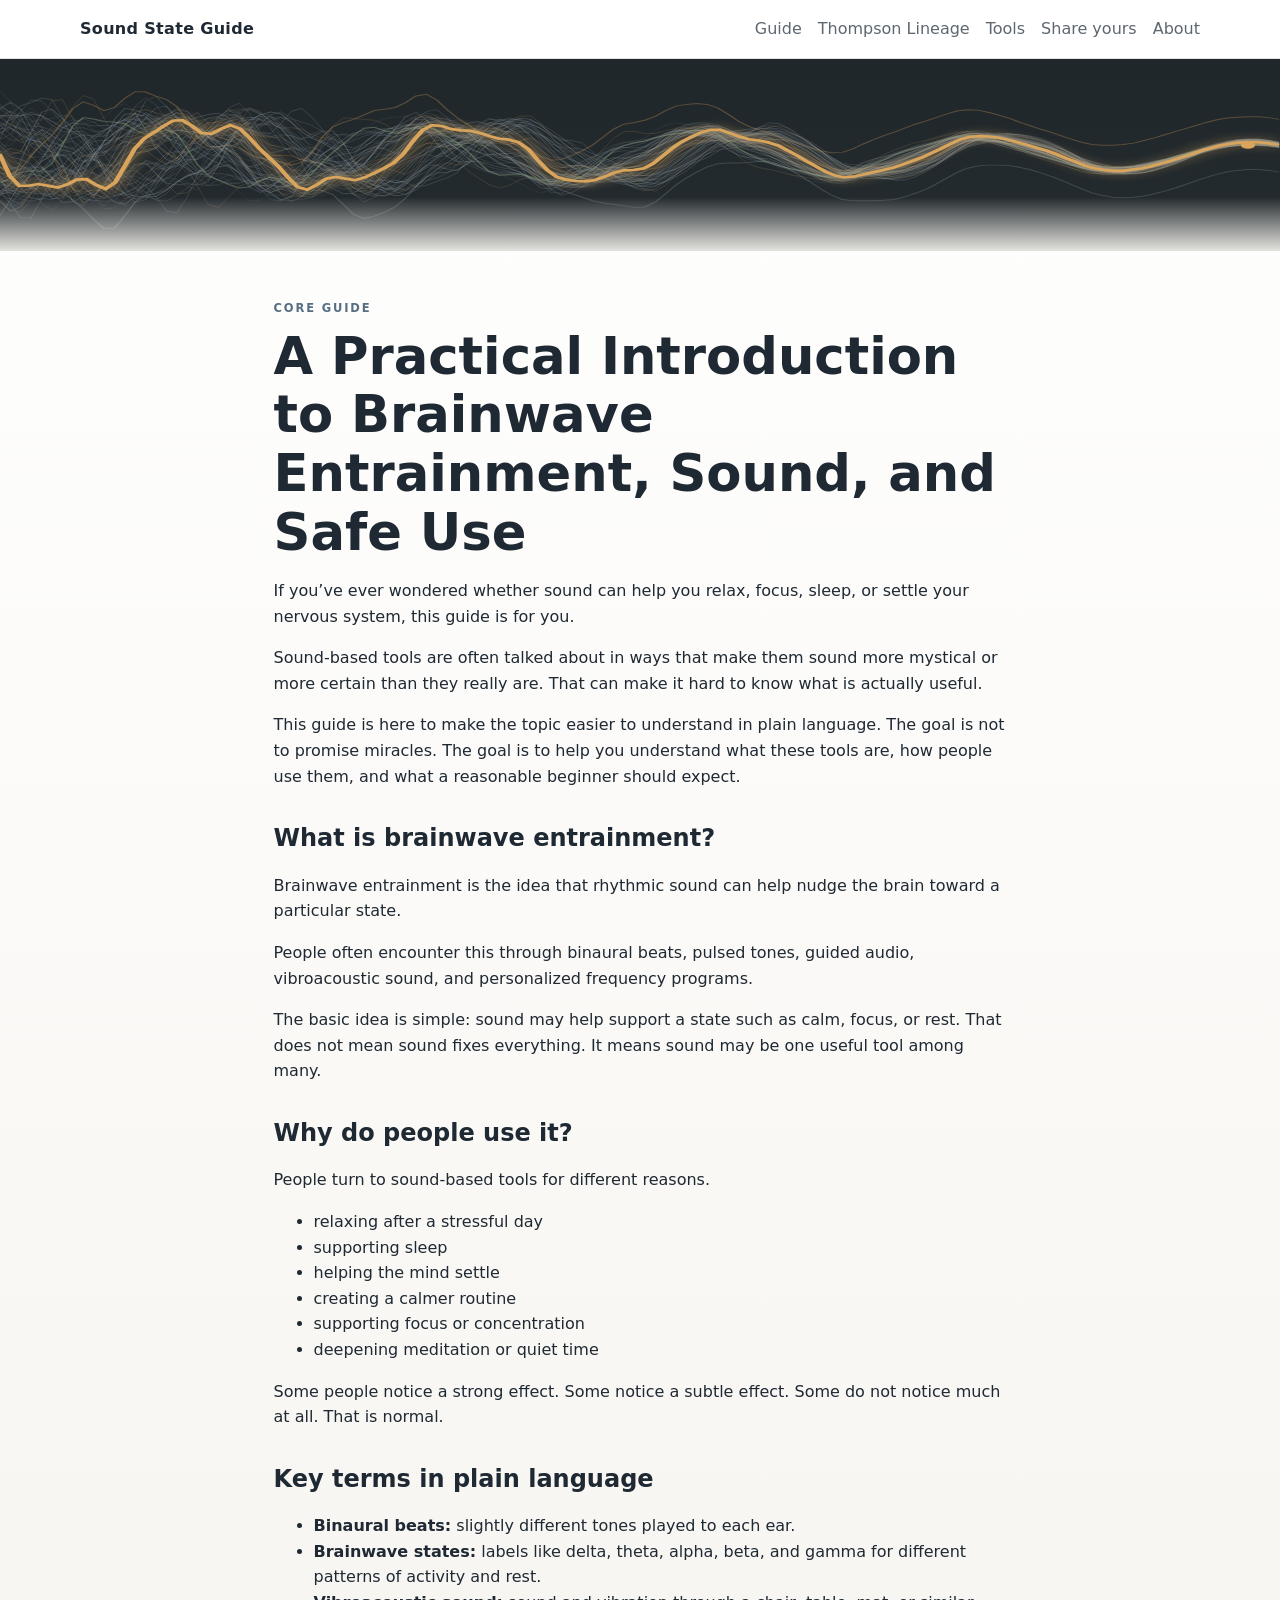
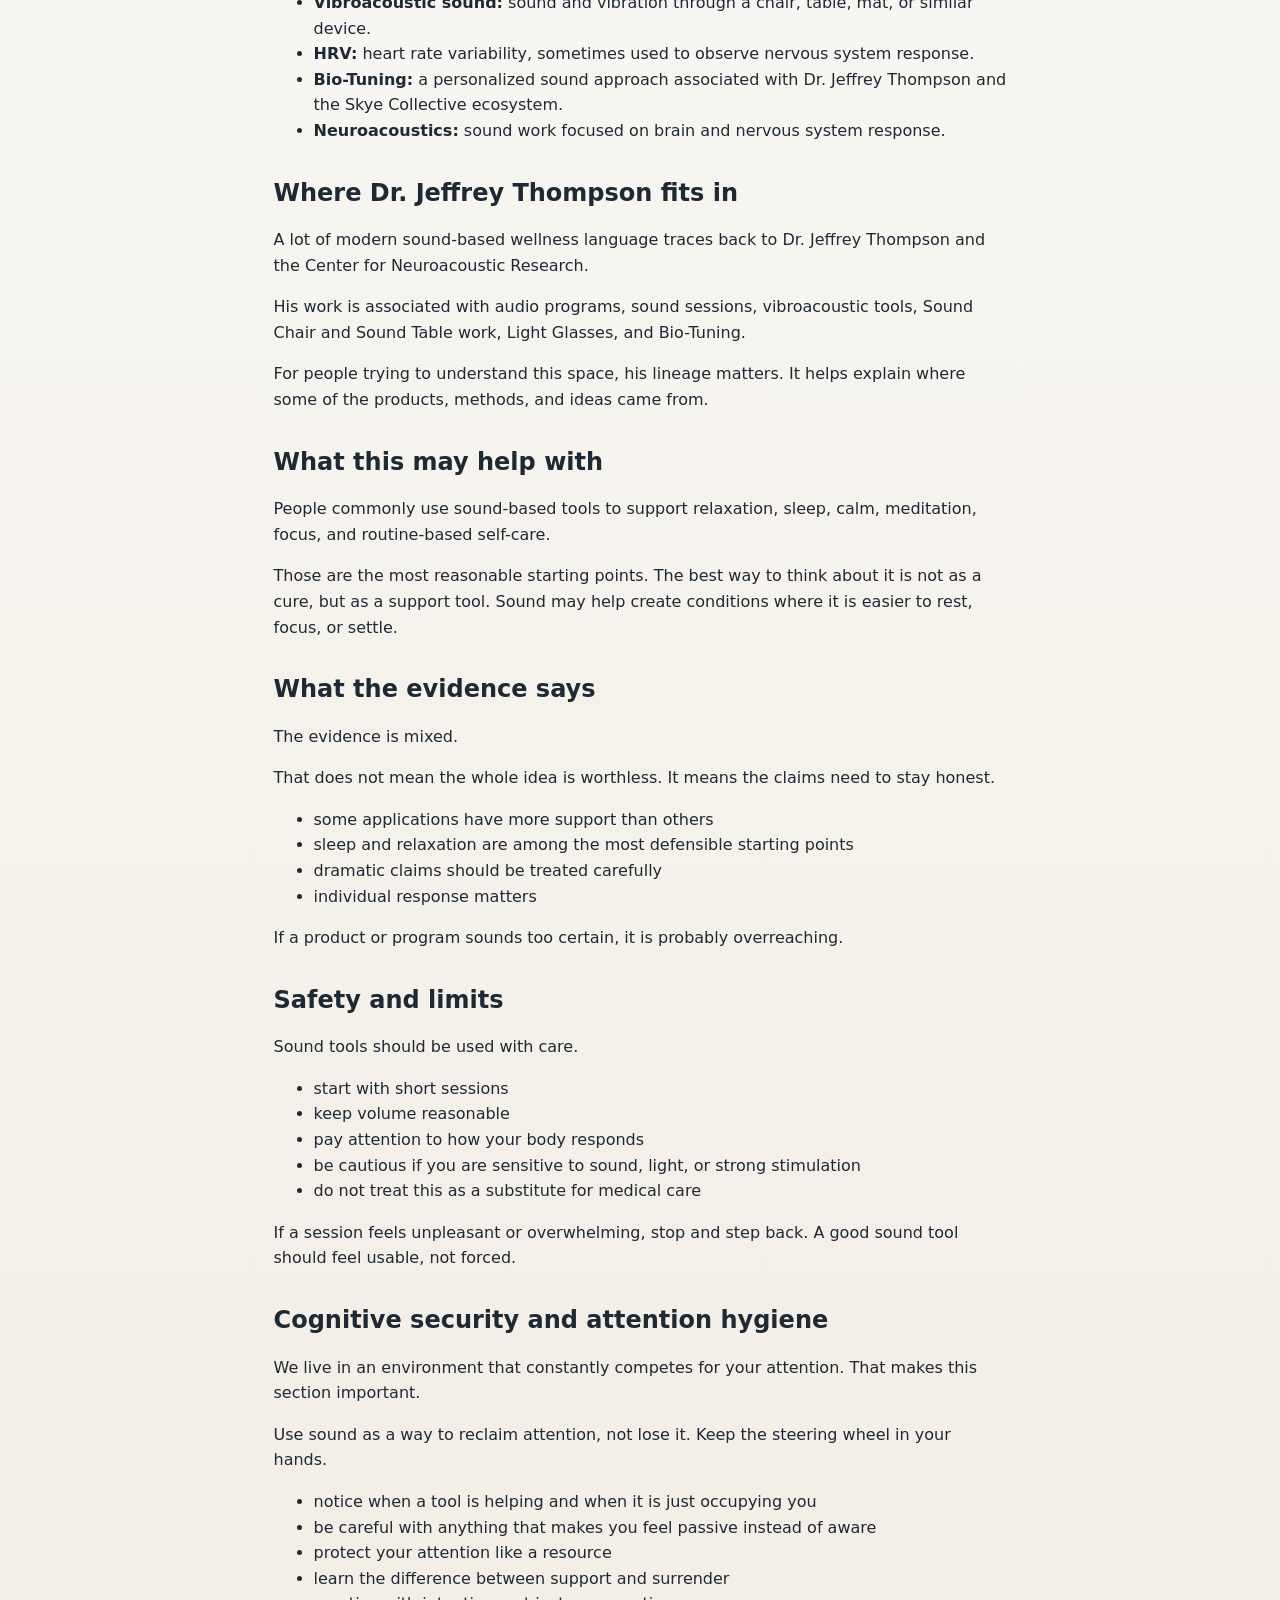
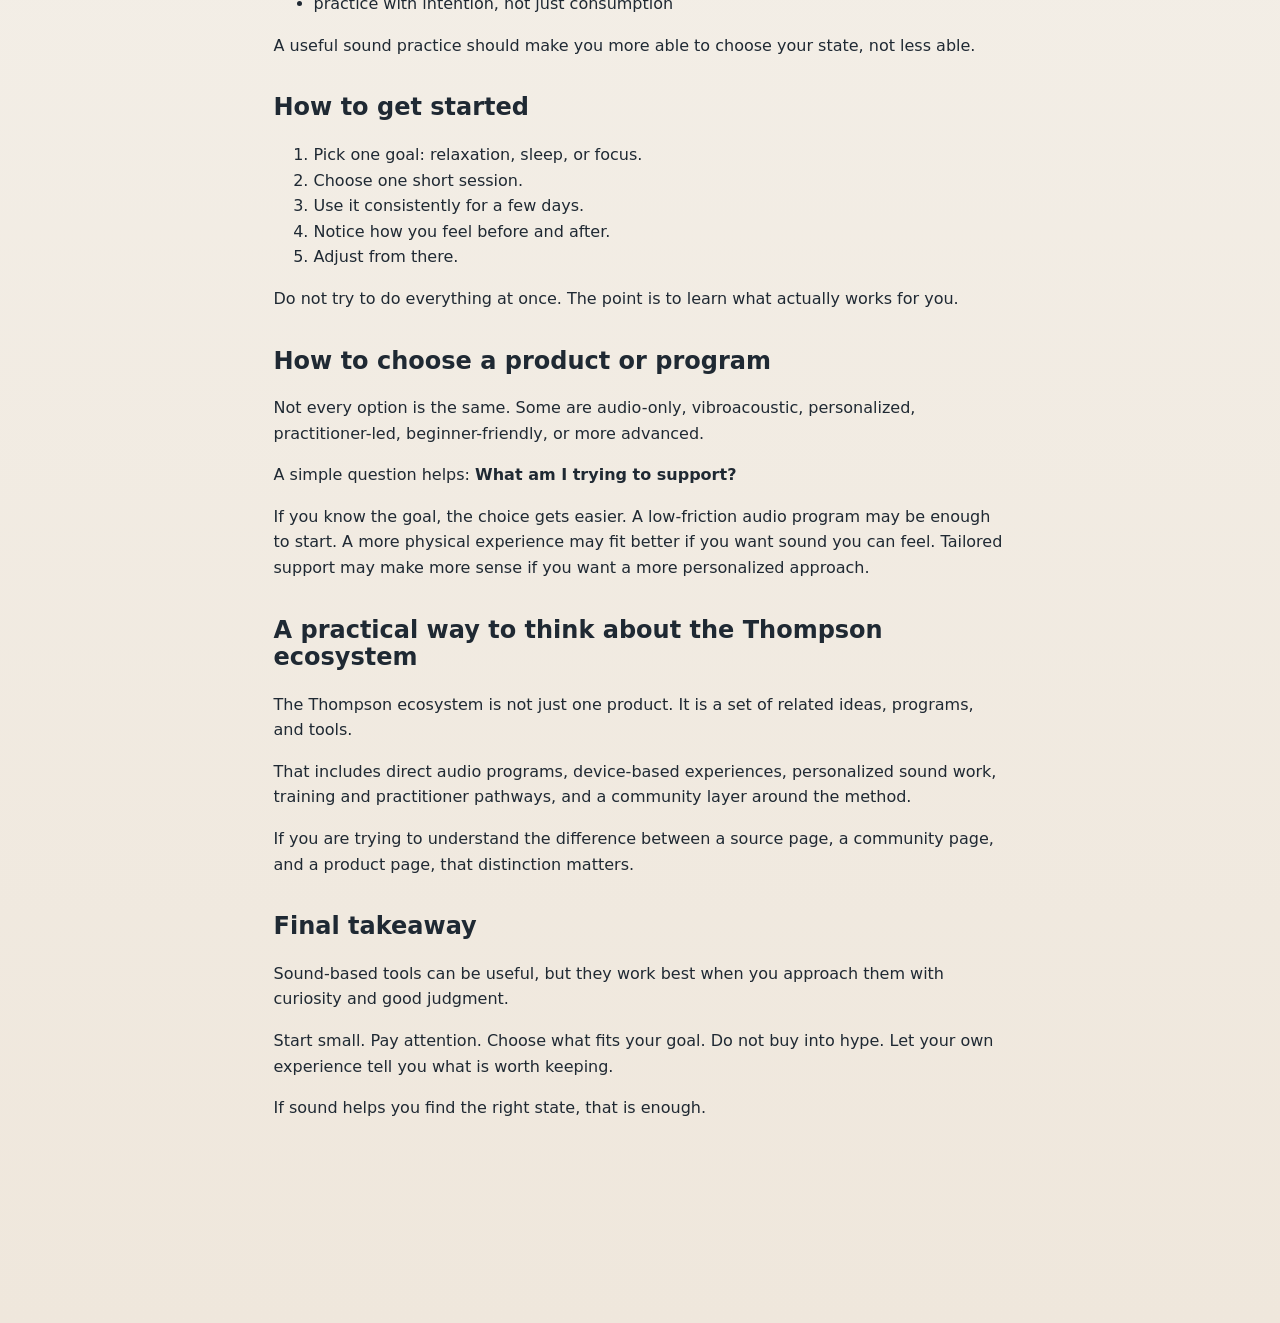
<file: guide/index.html>
<!doctype html>
<html lang="en">
<head>
  <meta charset="utf-8" />
  <meta name="viewport" content="width=device-width, initial-scale=1" />
  <title>Sound Entrainment Guide | Sound State Guide</title>
  <meta name="description" content="A practical introduction to brainwave entrainment, sound-based tools, and safe use." />
  <link rel="icon" href="../assets/img/favicon.svg" type="image/svg+xml" />
  <link rel="stylesheet" href="../assets/css/styles.css" />
  <script type="application/ld+json">{
    "@context": "https://schema.org",
    "@graph": [
      {
        "@type": "WebPage",
        "@id": "https://focusingpulse.github.io/Sound-State-Guide/guide/#webpage",
        "url": "https://focusingpulse.github.io/Sound-State-Guide/guide/",
        "name": "Sound Entrainment Guide",
        "description": "A practical introduction to brainwave entrainment, sound-based tools, and safe use.",
        "isPartOf": {
          "@id": "https://focusingpulse.github.io/Sound-State-Guide/#website"
        }
      },
      {
        "@type": "Article",
        "@id": "https://focusingpulse.github.io/Sound-State-Guide/guide/#article",
        "headline": "A Practical Introduction to Brainwave Entrainment, Sound, and Safe Use",
        "description": "A practical introduction to brainwave entrainment, sound-based tools, and safe use.",
        "mainEntityOfPage": {
          "@id": "https://focusingpulse.github.io/Sound-State-Guide/guide/#webpage"
        },
        "author": {
          "@id": "https://focusingpulse.github.io/Sound-State-Guide/#person"
        },
        "publisher": {
          "@id": "https://focusingpulse.github.io/Sound-State-Guide/#organization"
        }
      },
      {
        "@type": "Organization",
        "@id": "https://focusingpulse.github.io/Sound-State-Guide/#organization",
        "name": "Sound State Guide",
        "url": "https://focusingpulse.github.io/Sound-State-Guide/",
        "knowsAbout": [
          "Brainwave entrainment",
          "Sound therapy",
          "Neuroacoustics",
          "Vibroacoustic therapy",
          "Binaural beats",
          "Sound-based wellness tools"
        ],
        "founder": {
          "@id": "https://focusingpulse.github.io/Sound-State-Guide/#person"
        }
      },
      {
        "@type": "Person",
        "@id": "https://focusingpulse.github.io/Sound-State-Guide/#person",
        "name": "Chris Bruyette",
        "worksFor": {
          "@id": "https://focusingpulse.github.io/Sound-State-Guide/#organization"
        },
        "knowsAbout": [
          "Brainwave entrainment",
          "Sound therapy",
          "Neuroacoustics",
          "Vibroacoustic therapy"
        ]
      }
    ]
  }</script>
  <style>
    /* ==== brass fog system ==============================================
       Two elements. Homepage opens in the fog and resolves into the site.
       A line pinned to the bottom of the window crystallizes as you read
       and carries the tagline. Inner pages carry only a thin echo.
       Everything animates opacity and transform only. No filter animates.
       ================================================================== */
    :root {
      --brass: #D9A45B;
      --brass-hi: #F2EDE3;
      --brass-mid: #8A979D;
      --brass-bg: #232A2E;
      --band-h: clamp(96px, 10vw, 122px);
    }

    /* ---- the opening ---- */
    .fogtrack { position: relative; height: 150vh; }
    .fogstage { position: sticky; top: 0; height: 100vh; overflow: hidden; background: #232A2E; }
    .fog-bg { position: absolute; inset: 0; }
    .fog-bg-dark { background: linear-gradient(180deg, #20272B 0%, #232A2E 55%, #1C2226 100%); }
    .fog-bg-cream { background: #f6f4ef; opacity: 0; }
    .fog-layer {
      position: absolute; left: 0; width: 118%; margin-left: -9%;
      top: 50%; height: auto; transform: translateY(-50%);
      display: block; pointer-events: none;
    }
    .fog-haze {
      position: absolute; inset: -10%;
      background:
        radial-gradient(44% 62% at 10% 40%, rgba(242,237,227,0.34), transparent 70%),
        radial-gradient(38% 54% at 30% 28%, rgba(242,237,227,0.28), transparent 72%),
        radial-gradient(46% 66% at 4% 72%, rgba(242,237,227,0.24), transparent 74%),
        radial-gradient(34% 46% at 48% 58%, rgba(242,237,227,0.16), transparent 76%);
      filter: blur(34px); pointer-events: none;
    }
    .fog-cue {
      position: absolute; left: 0; right: 0; bottom: 2.6rem; text-align: center;
      font-family: ui-monospace, monospace; font-size: 0.68rem;
      letter-spacing: 0.26em; text-transform: uppercase;
      color: rgba(138,151,157,0.85); pointer-events: none;
    }

    /* ---- the bottom line ---- */
    body { padding-bottom: var(--band-h); }
    .fogband {
      position: fixed; left: 0; right: 0; bottom: 0; height: var(--band-h);
      z-index: 40; overflow: hidden; background: var(--brass-bg); pointer-events: none;
    }
    .fogband .bl {
      position: absolute; inset: 0; width: 100%; height: 100%;
      object-fit: cover; object-position: center center; display: block;
    }
    .fogband .bhaze {
      position: absolute; inset: -20% -10%;
      background:
        radial-gradient(42% 90% at 8% 60%, rgba(242,237,227,0.34), transparent 70%),
        radial-gradient(36% 80% at 26% 40%, rgba(242,237,227,0.26), transparent 72%),
        radial-gradient(44% 96% at 2% 30%, rgba(242,237,227,0.22), transparent 74%),
        radial-gradient(30% 70% at 44% 55%, rgba(242,237,227,0.14), transparent 76%);
      filter: blur(22px); pointer-events: none;
    }
    /* a hairline, not a cream fade: the band sits over both the dark opening
       and the cream page, so a page-coloured fade reads as a light bar at the
       top of the home page */
    .fogband .bedge {
      position: absolute; left: 0; right: 0; top: 0; height: 1px;
      background: linear-gradient(90deg,
        rgba(217,164,91,0) 0%, rgba(217,164,91,0.45) 22%,
        rgba(217,164,91,0.45) 78%, rgba(217,164,91,0) 100%);
      pointer-events: none;
    }
    .fogband .btag { position: absolute; left: 0; right: 0; bottom: 12px; text-align: center; }
    .fogband .btag strong {
      display: block; font-size: clamp(0.95rem, 1.5vw, 1.35rem); font-weight: 800;
      color: var(--brass-hi); text-shadow: 0 2px 14px rgba(35,42,46,0.85);
    }
    .fogband .btag span {
      display: block; margin-top: 0.25rem;
      font-family: ui-monospace, monospace; font-size: 0.66rem;
      letter-spacing: 0.2em; text-transform: uppercase; color: rgba(148,161,167,0.95);
    }

    /* ---- the echo on inner pages ---- */
    .fog-lid {
      position: relative; height: clamp(112px, 15vw, 216px); overflow: hidden;
      background: linear-gradient(180deg, #20272B 0%, #232A2E 70%, #232A2E 100%);
    }
    .fog-lid img {
      position: absolute; inset: 0; width: 100%; height: 100%;
      object-fit: cover; object-position: center center; display: block;
    }
    .fog-lid .lid-signal { animation: lidResolve 1.7s cubic-bezier(.22,.7,.3,1) both; }
    @keyframes lidResolve {
      from { opacity: 0.10; transform: translateY(12px); }
      to   { opacity: 1;    transform: none; }
    }
    .fog-lid::after {
      content: ""; position: absolute; left: 0; right: 0; bottom: 0; height: 54px;
      background: linear-gradient(180deg, rgba(246,244,239,0) 0%, rgba(246,244,239,0.92) 100%);
      pointer-events: none;
    }

    @media (max-width: 700px) {
      .fogtrack { height: 118vh; }
      .fog-layer { width: 260%; margin-left: -80%; }
      .fogband .bl { object-position: center 40%; }
      .fogband .btag strong { font-size: 0.92rem; }
      .fogband .btag span { font-size: 0.58rem; letter-spacing: 0.14em; }
    }
    @media (prefers-reduced-motion: reduce) {
      .fogtrack { height: auto; }
      .fogstage { position: relative; height: 70vh; }
      .fog-lid .lid-signal { animation: none; opacity: 1; }
    }
  </style>
</head>
<body>
  <header class="site-header">
    <div class="container nav-wrap">
      <a class="brand" href="../">Sound State Guide</a>
      <nav class="site-nav" aria-label="Primary">
        <a href="../guide/">Guide</a>
        <a href="../thompson-lineage/">Thompson Lineage</a>
        <a href="../tools/">Tools</a>
        <a href="../share/">Share yours</a>
        <a href="../about/">About</a>
      </nav>
    </div>
  </header>
  <div class="fog-lid" aria-hidden="true">
    <img src="../assets/img/band-tangle.svg" alt="" />
    <img class="lid-signal" src="../assets/img/band-signal.svg" alt="" />
  </div>

  <main class="page">
    <div class="container prose">
      <p class="eyebrow">Core guide</p>
      <h1>A Practical Introduction to Brainwave Entrainment, Sound, and Safe Use</h1>
      <p>If you’ve ever wondered whether sound can help you relax, focus, sleep, or settle your nervous system, this guide is for you.</p>
      <p>Sound-based tools are often talked about in ways that make them sound more mystical or more certain than they really are. That can make it hard to know what is actually useful.</p>
      <p>This guide is here to make the topic easier to understand in plain language. The goal is not to promise miracles. The goal is to help you understand what these tools are, how people use them, and what a reasonable beginner should expect.</p>

      <h2>What is brainwave entrainment?</h2>
      <p>Brainwave entrainment is the idea that rhythmic sound can help nudge the brain toward a particular state.</p>
      <p>People often encounter this through binaural beats, pulsed tones, guided audio, vibroacoustic sound, and personalized frequency programs.</p>
      <p>The basic idea is simple: sound may help support a state such as calm, focus, or rest. That does not mean sound fixes everything. It means sound may be one useful tool among many.</p>

      <h2>Why do people use it?</h2>
      <p>People turn to sound-based tools for different reasons.</p>
      <ul>
        <li>relaxing after a stressful day</li>
        <li>supporting sleep</li>
        <li>helping the mind settle</li>
        <li>creating a calmer routine</li>
        <li>supporting focus or concentration</li>
        <li>deepening meditation or quiet time</li>
      </ul>
      <p>Some people notice a strong effect. Some notice a subtle effect. Some do not notice much at all. That is normal.</p>

      <h2>Key terms in plain language</h2>
      <ul>
        <li><strong>Binaural beats:</strong> slightly different tones played to each ear.</li>
        <li><strong>Brainwave states:</strong> labels like delta, theta, alpha, beta, and gamma for different patterns of activity and rest.</li>
        <li><strong>Vibroacoustic sound:</strong> sound and vibration through a chair, table, mat, or similar device.</li>
        <li><strong>HRV:</strong> heart rate variability, sometimes used to observe nervous system response.</li>
        <li><strong>Bio-Tuning:</strong> a personalized sound approach associated with Dr. Jeffrey Thompson and the Skye Collective ecosystem.</li>
        <li><strong>Neuroacoustics:</strong> sound work focused on brain and nervous system response.</li>
      </ul>

      <h2>Where Dr. Jeffrey Thompson fits in</h2>
      <p>A lot of modern sound-based wellness language traces back to Dr. Jeffrey Thompson and the Center for Neuroacoustic Research.</p>
      <p>His work is associated with audio programs, sound sessions, vibroacoustic tools, Sound Chair and Sound Table work, Light Glasses, and Bio-Tuning.</p>
      <p>For people trying to understand this space, his lineage matters. It helps explain where some of the products, methods, and ideas came from.</p>

      <h2>What this may help with</h2>
      <p>People commonly use sound-based tools to support relaxation, sleep, calm, meditation, focus, and routine-based self-care.</p>
      <p>Those are the most reasonable starting points. The best way to think about it is not as a cure, but as a support tool. Sound may help create conditions where it is easier to rest, focus, or settle.</p>

      <h2>What the evidence says</h2>
      <p>The evidence is mixed.</p>
      <p>That does not mean the whole idea is worthless. It means the claims need to stay honest.</p>
      <ul>
        <li>some applications have more support than others</li>
        <li>sleep and relaxation are among the most defensible starting points</li>
        <li>dramatic claims should be treated carefully</li>
        <li>individual response matters</li>
      </ul>
      <p>If a product or program sounds too certain, it is probably overreaching.</p>

      <h2>Safety and limits</h2>
      <p>Sound tools should be used with care.</p>
      <ul>
        <li>start with short sessions</li>
        <li>keep volume reasonable</li>
        <li>pay attention to how your body responds</li>
        <li>be cautious if you are sensitive to sound, light, or strong stimulation</li>
        <li>do not treat this as a substitute for medical care</li>
      </ul>
      <p>If a session feels unpleasant or overwhelming, stop and step back. A good sound tool should feel usable, not forced.</p>

      <h2>Cognitive security and attention hygiene</h2>
      <p>We live in an environment that constantly competes for your attention. That makes this section important.</p>
      <p>Use sound as a way to reclaim attention, not lose it. Keep the steering wheel in your hands.</p>
      <ul>
        <li>notice when a tool is helping and when it is just occupying you</li>
        <li>be careful with anything that makes you feel passive instead of aware</li>
        <li>protect your attention like a resource</li>
        <li>learn the difference between support and surrender</li>
        <li>practice with intention, not just consumption</li>
      </ul>
      <p>A useful sound practice should make you more able to choose your state, not less able.</p>

      <h2>How to get started</h2>
      <ol>
        <li>Pick one goal: relaxation, sleep, or focus.</li>
        <li>Choose one short session.</li>
        <li>Use it consistently for a few days.</li>
        <li>Notice how you feel before and after.</li>
        <li>Adjust from there.</li>
      </ol>
      <p>Do not try to do everything at once. The point is to learn what actually works for you.</p>

      <h2>How to choose a product or program</h2>
      <p>Not every option is the same. Some are audio-only, vibroacoustic, personalized, practitioner-led, beginner-friendly, or more advanced.</p>
      <p>A simple question helps: <strong>What am I trying to support?</strong></p>
      <p>If you know the goal, the choice gets easier. A low-friction audio program may be enough to start. A more physical experience may fit better if you want sound you can feel. Tailored support may make more sense if you want a more personalized approach.</p>

      <h2>A practical way to think about the Thompson ecosystem</h2>
      <p>The Thompson ecosystem is not just one product. It is a set of related ideas, programs, and tools.</p>
      <p>That includes direct audio programs, device-based experiences, personalized sound work, training and practitioner pathways, and a community layer around the method.</p>
      <p>If you are trying to understand the difference between a source page, a community page, and a product page, that distinction matters.</p>

      <h2>Final takeaway</h2>
      <p>Sound-based tools can be useful, but they work best when you approach them with curiosity and good judgment.</p>
      <p>Start small. Pay attention. Choose what fits your goal. Do not buy into hype. Let your own experience tell you what is worth keeping.</p>
      <p>If sound helps you find the right state, that is enough.</p>
    </div>
  </main>
</body>
</html>
</file>
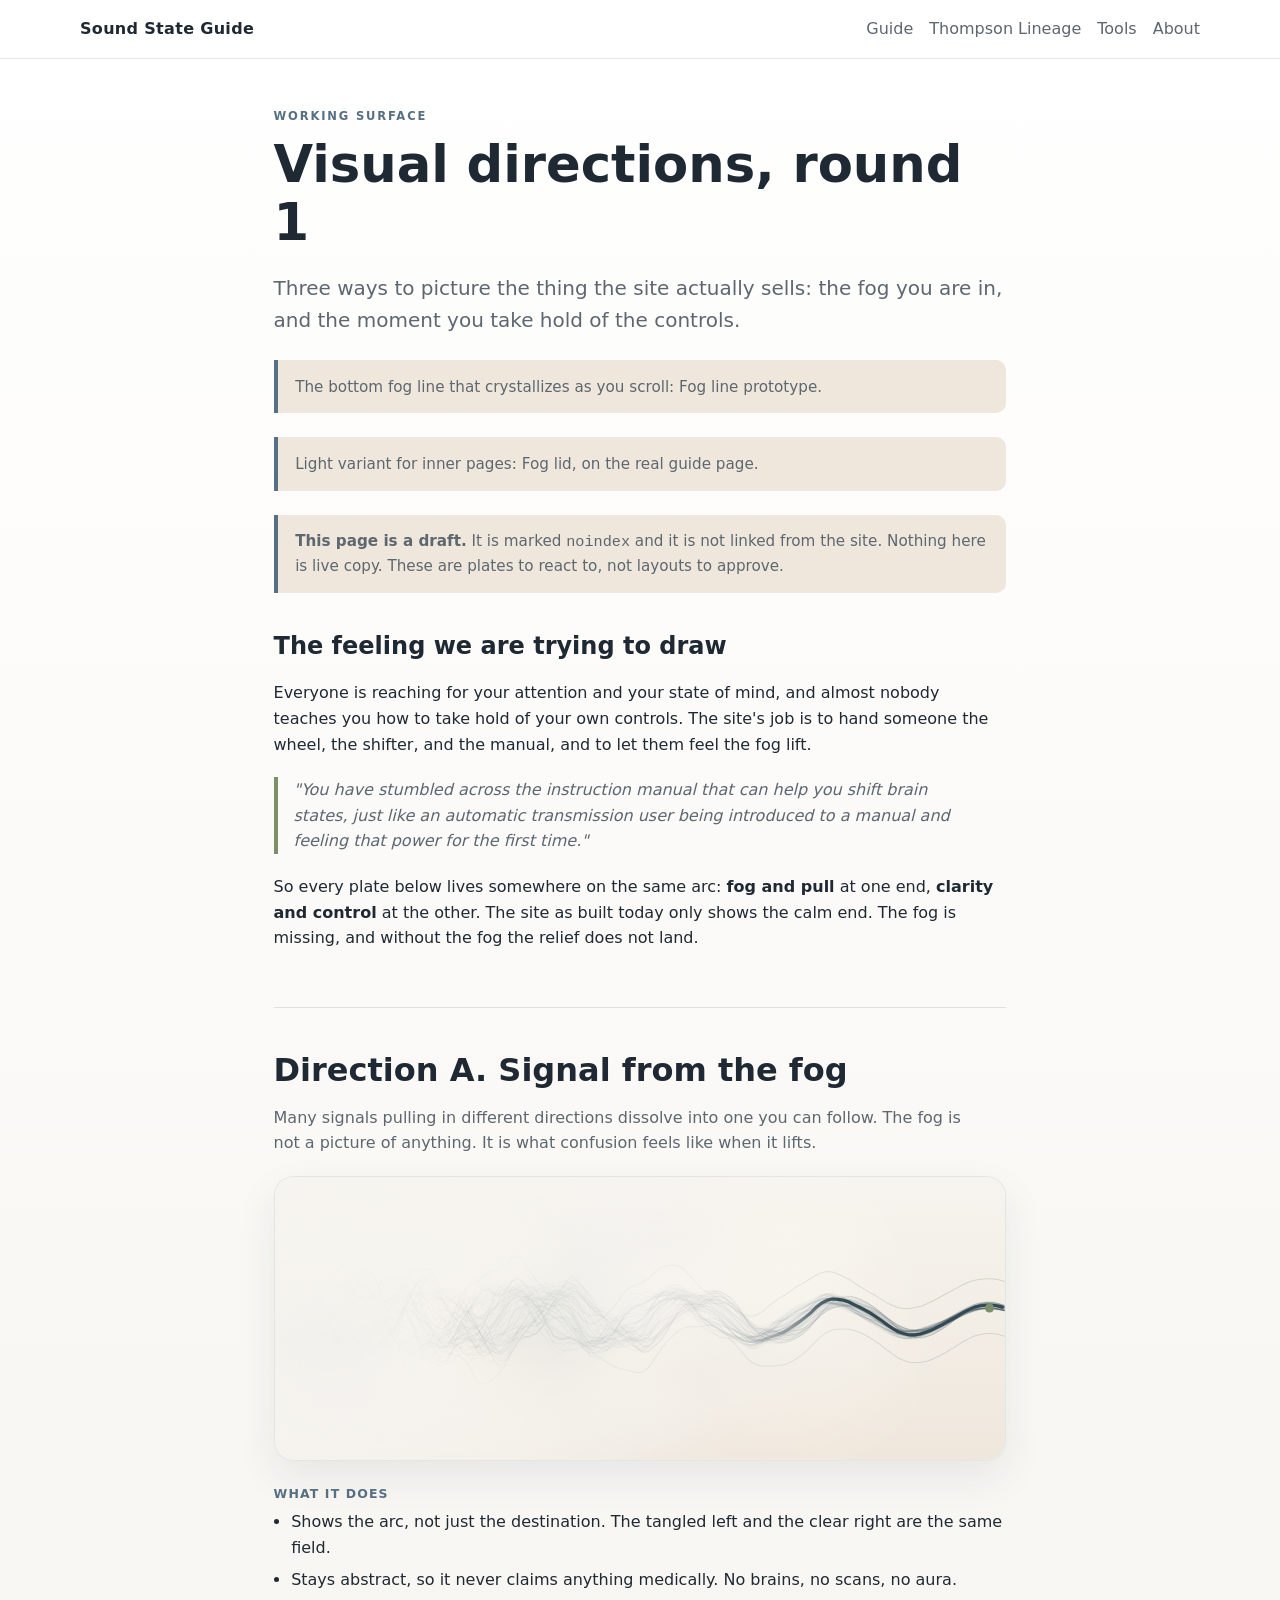
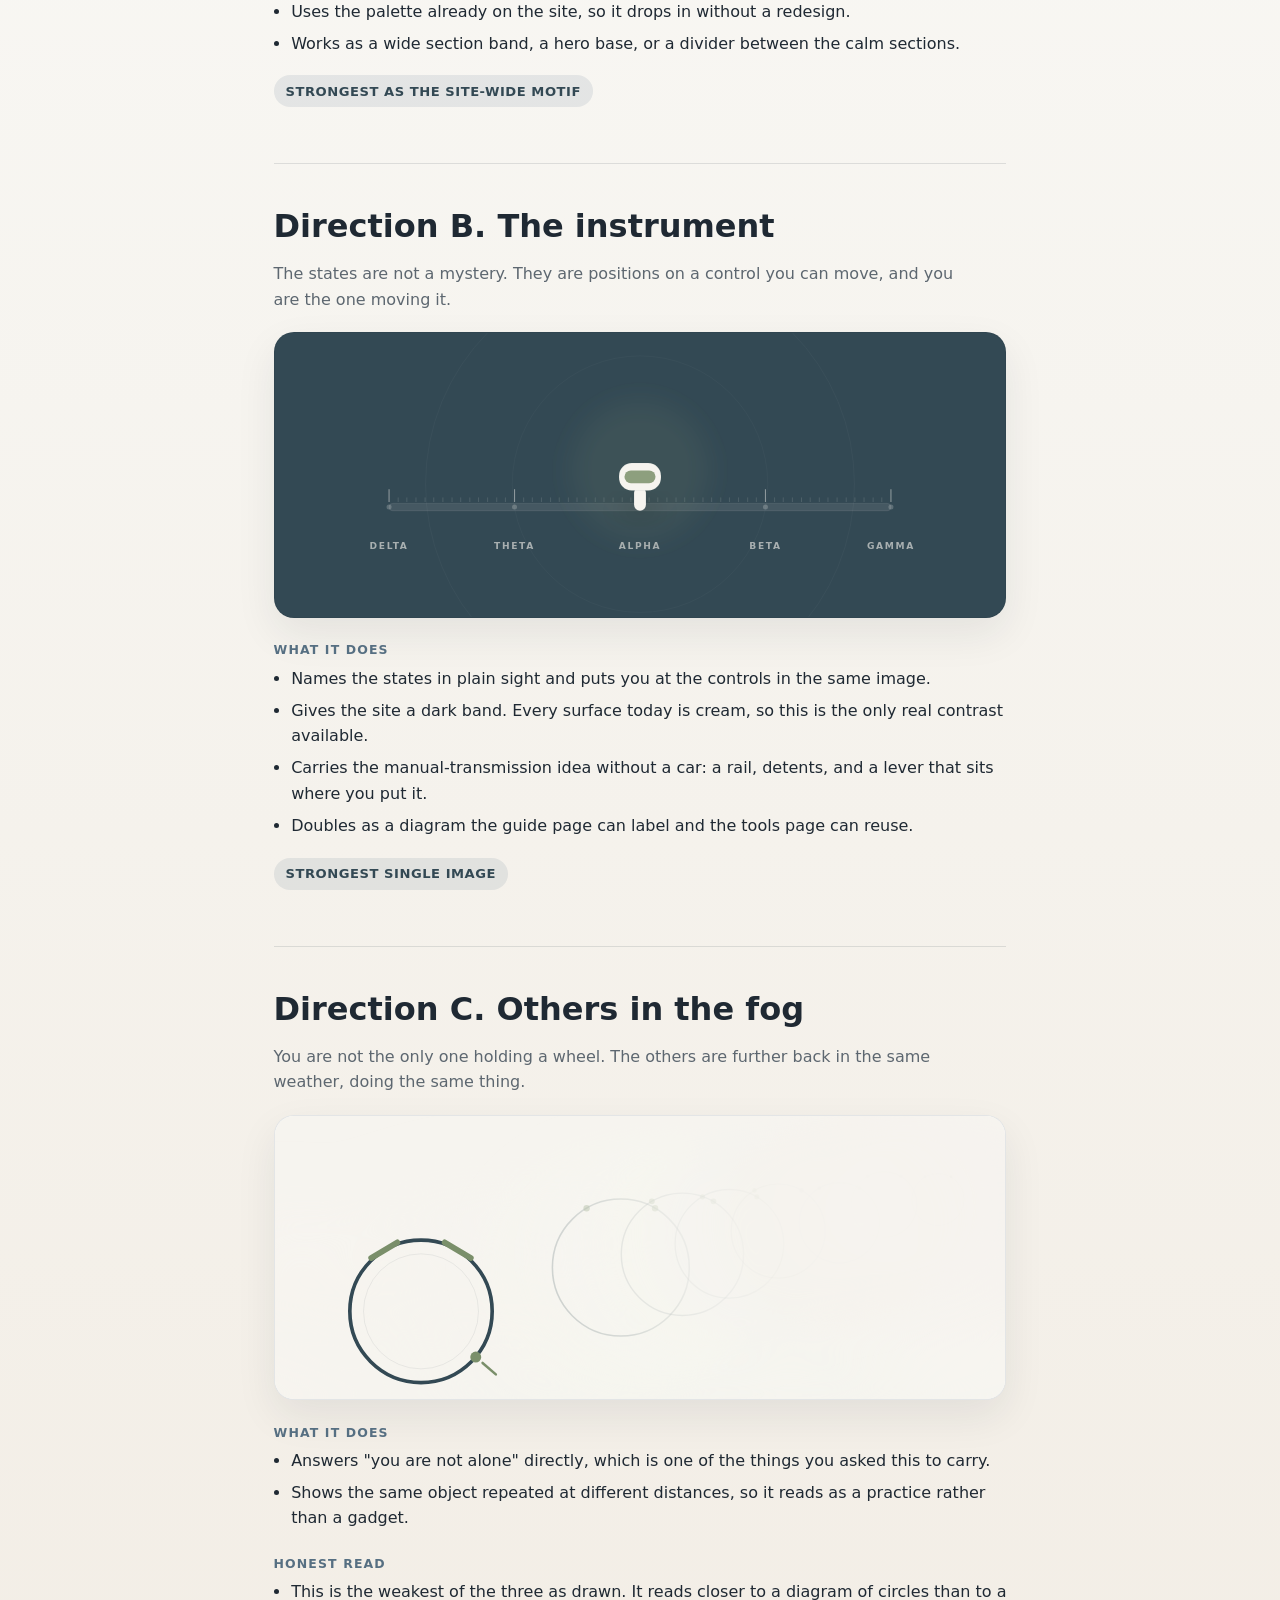
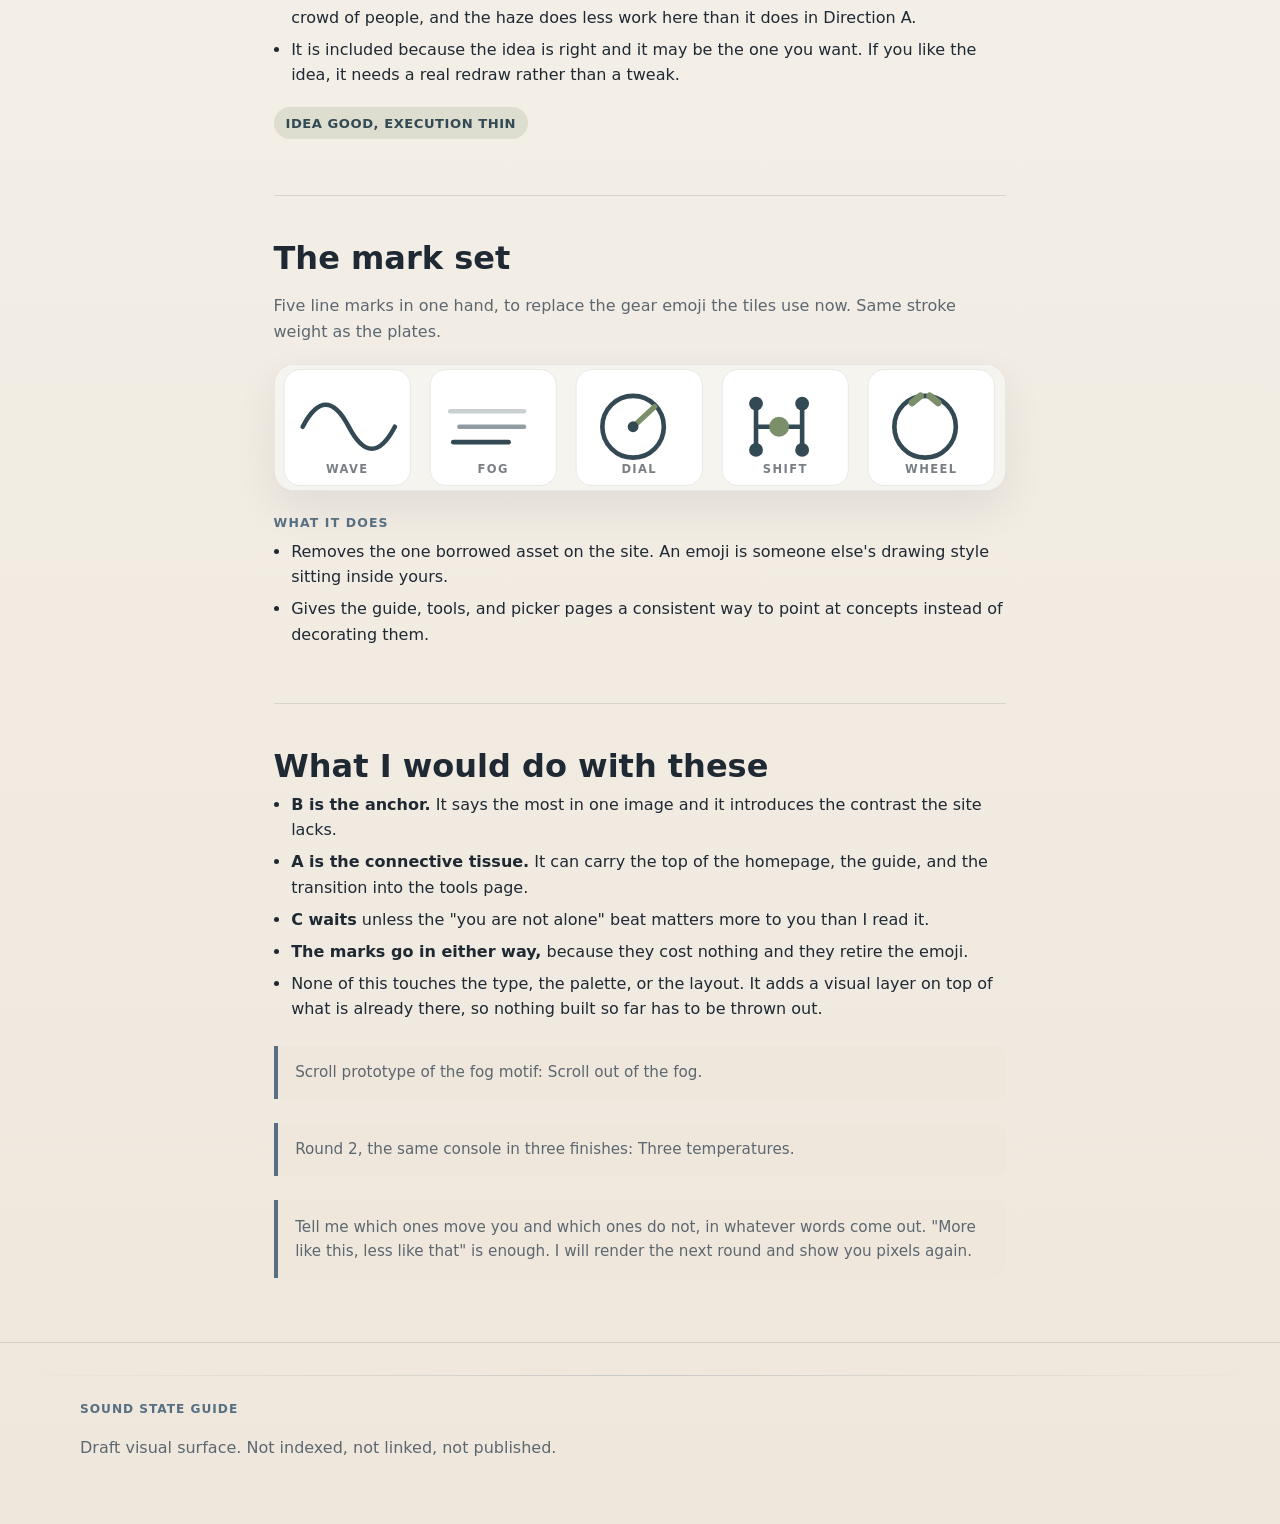
<file: lab/index.html>
<!doctype html>
<html lang="en">
<head>
  <meta charset="utf-8" />
  <meta name="viewport" content="width=device-width, initial-scale=1" />
  <meta name="robots" content="noindex, nofollow" />
  <title>Visual directions, round 1 | Sound State Guide</title>
  <meta name="description" content="Draft visual directions for Sound State Guide. Working surface, not published." />
  <link rel="icon" href="../assets/img/favicon.svg" type="image/svg+xml" />
  <link rel="stylesheet" href="../assets/css/styles.css" />
  <style>
    .lab-note {
      margin: 1.5rem 0 0;
      padding: 0.9rem 1.1rem;
      border-left: 4px solid var(--accent);
      background: var(--bg-alt);
      border-radius: 0 10px 10px 0;
      color: var(--muted);
      font-size: 0.95rem;
    }
    .plate {
      margin: 1.25rem 0 0;
      border: 1px solid var(--border);
      border-radius: var(--radius);
      overflow: hidden;
      background: var(--panel);
      box-shadow: var(--shadow);
    }
    .plate img { width: 100%; display: block; }
    .plate-dark { background: var(--accent-dark); }
    .dir {
      margin-top: 3.5rem;
      padding-top: 0.5rem;
      border-top: 1px solid var(--border);
    }
    .dir h2 { font-size: clamp(1.5rem, 3vw, 2rem); margin-bottom: 0.4rem; }
    .dir .intent { color: var(--muted); max-width: 68ch; }
    .dir h3 {
      font-size: 0.78rem;
      text-transform: uppercase;
      letter-spacing: 0.09em;
      color: var(--accent);
      margin: 1.6rem 0 0.5rem;
    }
    .dir ul { margin: 0; padding-left: 1.1rem; max-width: 72ch; }
    .dir li { margin-bottom: 0.4rem; }
    .verdict {
      display: inline-block;
      margin-top: 0.8rem;
      padding: 0.35rem 0.75rem;
      border-radius: 999px;
      font-size: 0.82rem;
      font-weight: 700;
      letter-spacing: 0.04em;
      text-transform: uppercase;
      background: rgba(86,111,130,0.12);
      color: var(--accent-dark);
    }
    .verdict.weak { background: rgba(122,143,106,0.18); }
    .quote {
      border-left: 4px solid var(--accent-2);
      padding-left: 1rem;
      margin: 1.25rem 0;
      color: var(--muted);
      font-style: italic;
      max-width: 70ch;
    }
  </style>
</head>
<body>
  <header class="site-header">
    <div class="container nav-wrap">
      <a class="brand" href="../">Sound State Guide</a>
      <nav class="site-nav" aria-label="Primary">
        <a href="../guide/">Guide</a>
        <a href="../thompson-lineage/">Thompson Lineage</a>
        <a href="../tools/">Tools</a>
        <a href="../about/">About</a>
      </nav>
    </div>
  </header>

  <main class="page">
    <div class="container prose">
      <p class="eyebrow">Working surface</p>
      <h1>Visual directions, round 1</h1>
      <p class="lead">Three ways to picture the thing the site actually sells: the fog you are in, and the moment you take hold of the controls.</p>

      <p class="lab-note">The bottom fog line that crystallizes as you scroll: <a href="../fog-bottom/">Fog line prototype</a>.</p>

      <p class="lab-note">Light variant for inner pages: <a href="../fog-light/">Fog lid, on the real guide page</a>.</p>

      <p class="lab-note"><strong>This page is a draft.</strong> It is marked <code>noindex</code> and it is not linked from the site. Nothing here is live copy. These are plates to react to, not layouts to approve.</p>

      <h2 style="margin-top:2.5rem">The feeling we are trying to draw</h2>
      <p>Everyone is reaching for your attention and your state of mind, and almost nobody teaches you how to take hold of your own controls. The site's job is to hand someone the wheel, the shifter, and the manual, and to let them feel the fog lift.</p>
      <p class="quote">"You have stumbled across the instruction manual that can help you shift brain states, just like an automatic transmission user being introduced to a manual and feeling that power for the first time."</p>
      <p>So every plate below lives somewhere on the same arc: <strong>fog and pull</strong> at one end, <strong>clarity and control</strong> at the other. The site as built today only shows the calm end. The fog is missing, and without the fog the relief does not land.</p>

      <div class="dir">
        <h2>Direction A. Signal from the fog</h2>
        <p class="intent">Many signals pulling in different directions dissolve into one you can follow. The fog is not a picture of anything. It is what confusion feels like when it lifts.</p>
        <div class="plate"><img src="img/visual-01-fogline.svg" alt="Many tangled thin waves on the left dissolving through a pale haze into one thick, confident wave on the right." /></div>
        <h3>What it does</h3>
        <ul>
          <li>Shows the arc, not just the destination. The tangled left and the clear right are the same field.</li>
          <li>Stays abstract, so it never claims anything medically. No brains, no scans, no aura.</li>
          <li>Uses the palette already on the site, so it drops in without a redesign.</li>
          <li>Works as a wide section band, a hero base, or a divider between the calm sections.</li>
        </ul>
        <span class="verdict">Strongest as the site-wide motif</span>
      </div>

      <div class="dir">
        <h2>Direction B. The instrument</h2>
        <p class="intent">The states are not a mystery. They are positions on a control you can move, and you are the one moving it.</p>
        <div class="plate plate-dark"><img src="img/visual-02-instrument.svg" alt="A lever resting in the Alpha detent on a scale of five labelled states: Delta, Theta, Alpha, Beta, Gamma." /></div>
        <h3>What it does</h3>
        <ul>
          <li>Names the states in plain sight and puts you at the controls in the same image.</li>
          <li>Gives the site a dark band. Every surface today is cream, so this is the only real contrast available.</li>
          <li>Carries the manual-transmission idea without a car: a rail, detents, and a lever that sits where you put it.</li>
          <li>Doubles as a diagram the guide page can label and the tools page can reuse.</li>
        </ul>
        <span class="verdict">Strongest single image</span>
      </div>

      <div class="dir">
        <h2>Direction C. Others in the fog</h2>
        <p class="intent">You are not the only one holding a wheel. The others are further back in the same weather, doing the same thing.</p>
        <div class="plate"><img src="img/visual-03-in-the-fog.svg" alt="One wheel held in the foreground, with a receding line of fainter wheels becoming hazier with distance." /></div>
        <h3>What it does</h3>
        <ul>
          <li>Answers "you are not alone" directly, which is one of the things you asked this to carry.</li>
          <li>Shows the same object repeated at different distances, so it reads as a practice rather than a gadget.</li>
        </ul>
        <h3>Honest read</h3>
        <ul>
          <li>This is the weakest of the three as drawn. It reads closer to a diagram of circles than to a crowd of people, and the haze does less work here than it does in Direction A.</li>
          <li>It is included because the idea is right and it may be the one you want. If you like the idea, it needs a real redraw rather than a tweak.</li>
        </ul>
        <span class="verdict weak">Idea good, execution thin</span>
      </div>

      <div class="dir">
        <h2>The mark set</h2>
        <p class="intent">Five line marks in one hand, to replace the gear emoji the tiles use now. Same stroke weight as the plates.</p>
        <div class="plate"><img src="img/marks-row.svg" alt="Five line marks labelled wave, fog, dial, shift, and wheel." /></div>
        <h3>What it does</h3>
        <ul>
          <li>Removes the one borrowed asset on the site. An emoji is someone else's drawing style sitting inside yours.</li>
          <li>Gives the guide, tools, and picker pages a consistent way to point at concepts instead of decorating them.</li>
        </ul>
      </div>

      <div class="dir">
        <h2>What I would do with these</h2>
        <ul>
          <li><strong>B is the anchor.</strong> It says the most in one image and it introduces the contrast the site lacks.</li>
          <li><strong>A is the connective tissue.</strong> It can carry the top of the homepage, the guide, and the transition into the tools page.</li>
          <li><strong>C waits</strong> unless the "you are not alone" beat matters more to you than I read it.</li>
          <li><strong>The marks go in either way,</strong> because they cost nothing and they retire the emoji.</li>
          <li>None of this touches the type, the palette, or the layout. It adds a visual layer on top of what is already there, so nothing built so far has to be thrown out.</li>
        </ul>
      </div>

      <p class="lab-note">Scroll prototype of the fog motif: <a href="fog-scroll/">Scroll out of the fog</a>.</p>

      <p class="lab-note">Round 2, the same console in three finishes: <a href="round-2/">Three temperatures</a>.</p>

      <p class="lab-note">Tell me which ones move you and which ones do not, in whatever words come out. "More like this, less like that" is enough. I will render the next round and show you pixels again.</p>
    </div>
  </main>

  <footer class="site-footer">
    <div class="container footer-grid">
      <div>
        <p class="footer-title">Sound State Guide</p>
        <p>Draft visual surface. Not indexed, not linked, not published.</p>
      </div>
    </div>
  </footer>
</body>
</html>
</file>
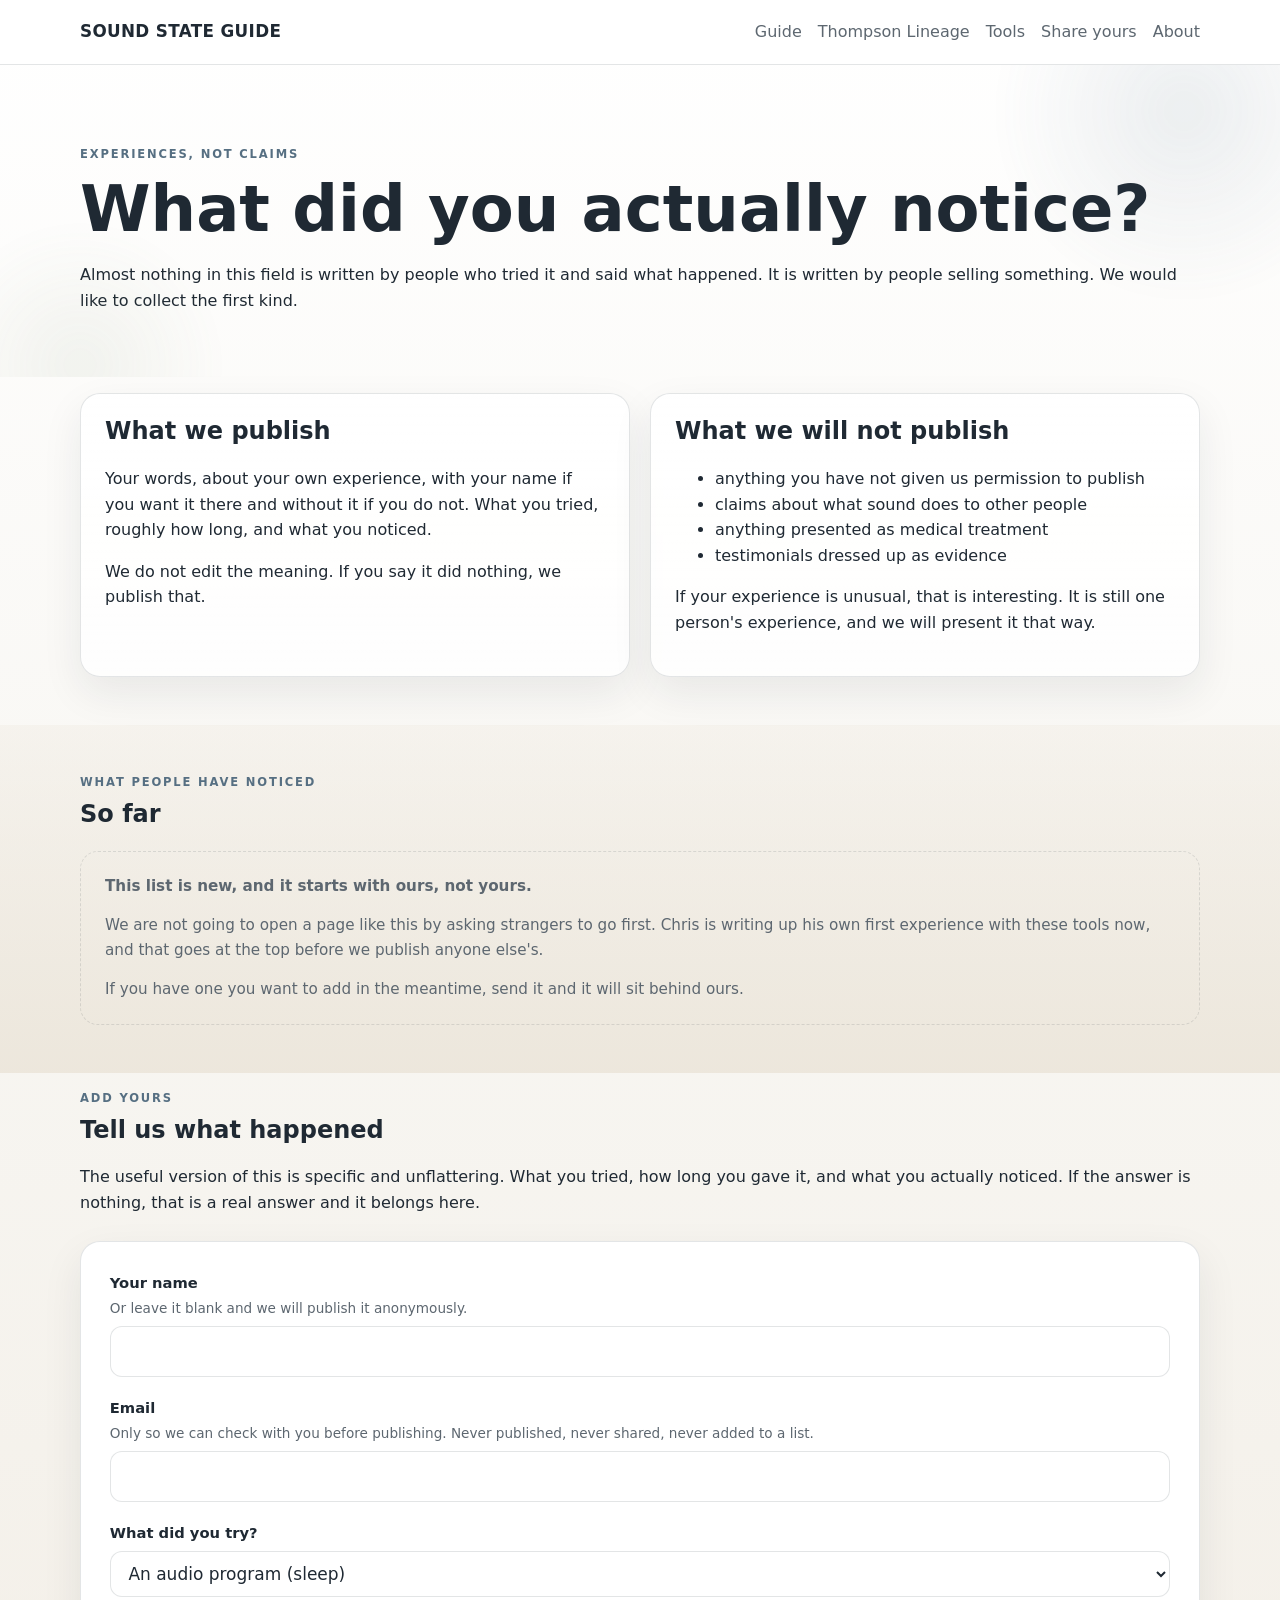
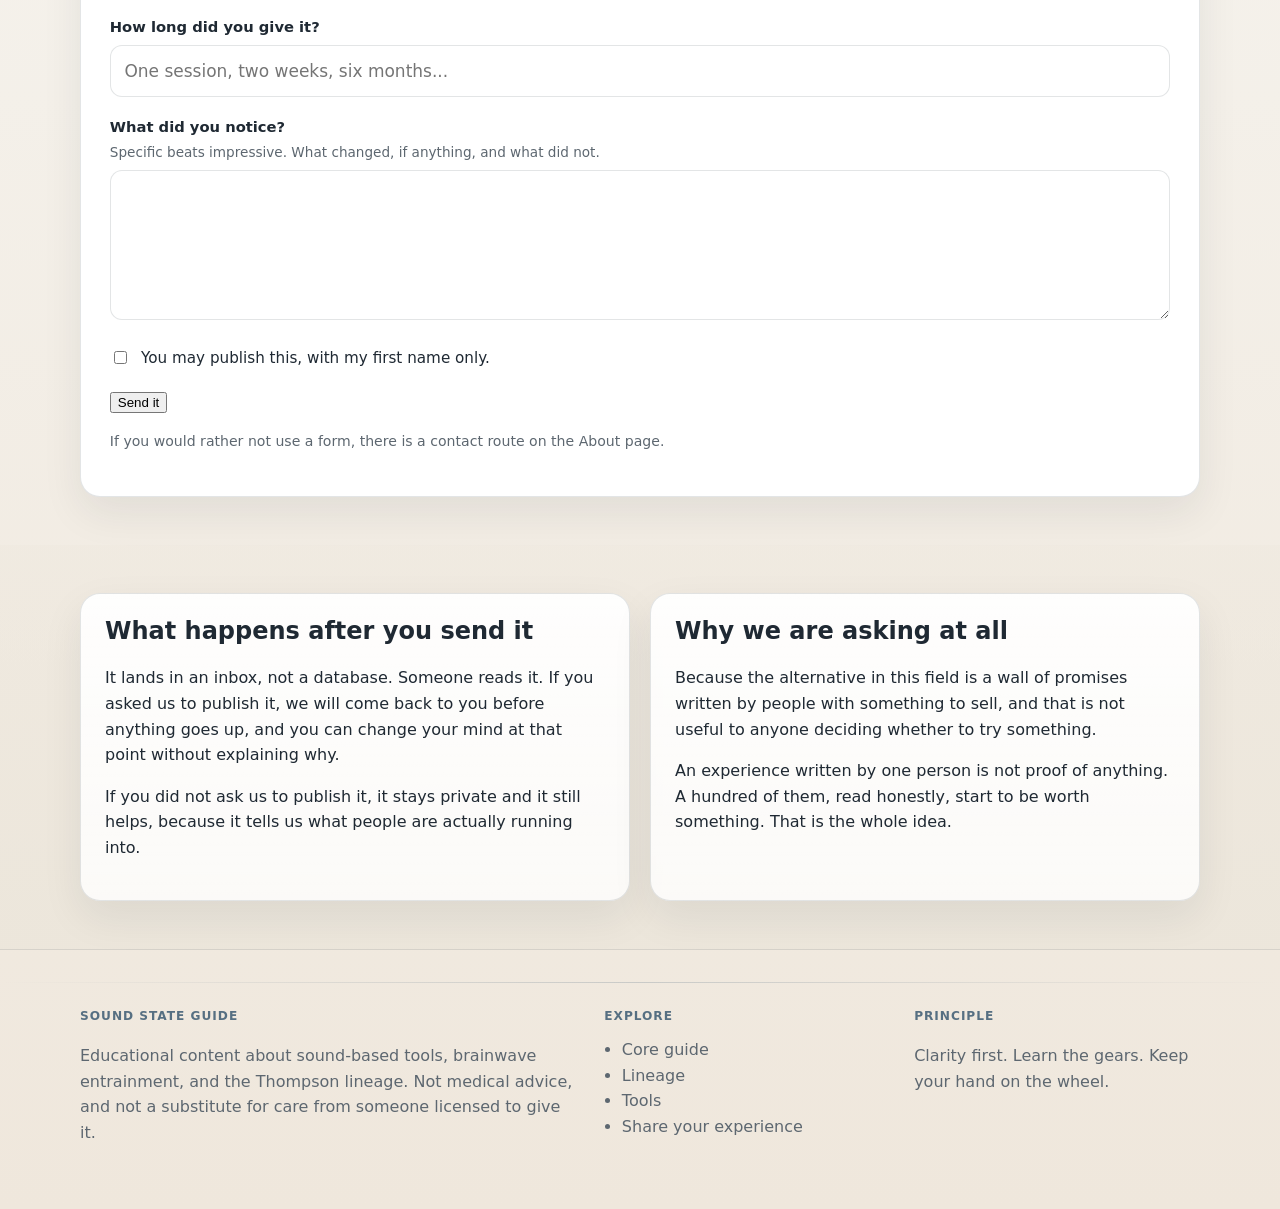
<file: share/index.html>
<!doctype html>
<html lang="en">
<head>
  <meta charset="utf-8" />
  <meta name="viewport" content="width=device-width, initial-scale=1" />
  <title>Share your experience | Sound State Guide</title>
  <meta name="description" content="What did you actually notice? Share your first-hand experience with a sound-based tool. We publish experiences, not claims." />
  <link rel="icon" href="../assets/img/favicon.svg" type="image/svg+xml" />
  <link rel="stylesheet" href="../assets/css/styles.css" />
  <script type="application/ld+json">{
    "@context": "https://schema.org",
    "@graph": [
      {
        "@type": "WebPage",
        "@id": "https://focusingpulse.github.io/Sound-State-Guide/share/#webpage",
        "url": "https://focusingpulse.github.io/Sound-State-Guide/share/",
        "name": "Share your experience",
        "isPartOf": { "@id": "https://focusingpulse.github.io/Sound-State-Guide/#website" }
      },
      {
        "@type": "Organization",
        "@id": "https://focusingpulse.github.io/Sound-State-Guide/#organization",
        "name": "Sound State Guide",
        "url": "https://focusingpulse.github.io/Sound-State-Guide/"
      },
      {
        "@type": "Person",
        "@id": "https://focusingpulse.github.io/Sound-State-Guide/#person",
        "name": "Chris Bruyette"
      }
    ]
  }</script>
</head>
<body>
  <header class="site-header">
    <div class="container nav-wrap nav-wrap-home">
      <a class="brand brand-home" href="../">Sound State Guide</a>
      <nav class="site-nav" aria-label="Primary">
        <a href="../guide/">Guide</a>
        <a href="../thompson-lineage/">Thompson Lineage</a>
        <a href="../tools/">Tools</a>
        <a href="./">Share yours</a>
        <a href="../about/">About</a>
      </nav>
    </div>
  </header>

  <main>
    <section class="hero">
      <div class="container">
        <p class="eyebrow">Experiences, not claims</p>
        <h1>What did you actually notice?</h1>
        <p class="lede">Almost nothing in this field is written by people who tried it and said what happened. It is written by people selling something. We would like to collect the first kind.</p>
      </div>
    </section>

    <section class="section">
      <div class="container grid-2">
        <article class="card card-statement">
          <h2>What we publish</h2>
          <p>Your words, about your own experience, with your name if you want it there and without it if you do not. What you tried, roughly how long, and what you noticed.</p>
          <p>We do not edit the meaning. If you say it did nothing, we publish that.</p>
        </article>
        <article class="card card-statement">
          <h2>What we will not publish</h2>
          <ul>
            <li>anything you have not given us permission to publish</li>
            <li>claims about what sound does to other people</li>
            <li>anything presented as medical treatment</li>
            <li>testimonials dressed up as evidence</li>
          </ul>
          <p>If your experience is unusual, that is interesting. It is still one person's experience, and we will present it that way.</p>
        </article>
      </div>
    </section>

    <!-- ============================================================
         PUBLISHED EXPERIENCES
         ⚠ The first entry here must be Chris's own. The whole point of
         the page is that it leads with first-hand experience rather
         than with a catalogue, and an empty list undermines that.
         Until it is written, the honest version is the note below.
         ============================================================ -->
    <section class="section soft">
      <div class="container">
        <p class="eyebrow">What people have noticed</p>
        <h2>So far</h2>

        <div class="empty-note" style="margin-top:1.4rem;">
          <p style="margin-top:0;"><b>This list is new, and it starts with ours, not yours.</b></p>
          <p>We are not going to open a page like this by asking strangers to go first. Chris is writing up his own first experience with these tools now, and that goes at the top before we publish anyone else's.</p>
          <p style="margin-bottom:0;">If you have one you want to add in the meantime, send it and it will sit behind ours.</p>
        </div>
      </div>
    </section>

    <section class="section">
      <div class="container">
        <p class="eyebrow">Add yours</p>
        <h2>Tell us what happened</h2>
        <p class="section-lede">The useful version of this is specific and unflattering. What you tried, how long you gave it, and what you actually noticed. If the answer is nothing, that is a real answer and it belongs here.</p>

        <!--
          ⚠ ONE LINE TO MAKE THIS LIVE.
          Replace the placeholder address in the form action below with the real
          inbox for this site. FormSubmit sends the first submission a one-time
          confirmation link; until that link is clicked, later submissions are
          silently dropped. So: submit the form once, click the email, then it works.
          No account, no backend, no cost.
        -->
        <form class="share-form" action="https://formsubmit.co/REPLACE-WITH-EMAIL@example.com" method="POST">
          <input type="hidden" name="_subject" value="Sound State Guide - new experience shared" />
          <input type="hidden" name="_template" value="table" />
          <input type="hidden" name="_captcha" value="false" />
          <input type="text" name="_honey" class="hp" tabindex="-1" autocomplete="off" aria-hidden="true" />

          <div class="fld">
            <label for="f-name">Your name<span class="hint">Or leave it blank and we will publish it anonymously.</span></label>
            <input type="text" id="f-name" name="name" autocomplete="name" />
          </div>

          <div class="fld">
            <label for="f-email">Email<span class="hint">Only so we can check with you before publishing. Never published, never shared, never added to a list.</span></label>
            <input type="email" id="f-email" name="email" autocomplete="email" />
          </div>

          <div class="fld">
            <label for="f-what">What did you try?</label>
            <select id="f-what" name="what">
              <option>An audio program (sleep)</option>
              <option>An audio program (focus, meditation or other)</option>
              <option>A vibroacoustic session or device</option>
              <option>Bio-Tuning or a personalised program</option>
              <option>A live sound bath or group session</option>
              <option>Something else</option>
            </select>
          </div>

          <div class="fld">
            <label for="f-howlong">How long did you give it?</label>
            <input type="text" id="f-howlong" name="how_long" placeholder="One session, two weeks, six months..." />
          </div>

          <div class="fld">
            <label for="f-noticed">What did you notice?<span class="hint">Specific beats impressive. What changed, if anything, and what did not.</span></label>
            <textarea id="f-noticed" name="noticed" required></textarea>
          </div>

          <div class="fld">
            <label class="consent">
              <input type="checkbox" name="may_publish" value="yes" />
              <span>You may publish this, with my first name only.</span>
            </label>
          </div>

          <button class="btn" type="submit">Send it</button>
          <p class="pick-note" style="margin-top:1rem;">If you would rather not use a form, there is a contact route on the About page.</p>
        </form>
      </div>
    </section>

    <section class="section soft">
      <div class="container grid-2">
        <article class="card card-statement">
          <h2>What happens after you send it</h2>
          <p>It lands in an inbox, not a database. Someone reads it. If you asked us to publish it, we will come back to you before anything goes up, and you can change your mind at that point without explaining why.</p>
          <p>If you did not ask us to publish it, it stays private and it still helps, because it tells us what people are actually running into.</p>
        </article>
        <article class="card card-statement">
          <h2>Why we are asking at all</h2>
          <p>Because the alternative in this field is a wall of promises written by people with something to sell, and that is not useful to anyone deciding whether to try something.</p>
          <p>An experience written by one person is not proof of anything. A hundred of them, read honestly, start to be worth something. That is the whole idea.</p>
        </article>
      </div>
    </section>
  </main>

  <footer class="site-footer">
    <div class="container footer-grid">
      <div>
        <p class="footer-title">Sound State Guide</p>
        <p>Educational content about sound-based tools, brainwave entrainment, and the Thompson lineage. Not medical advice, and not a substitute for care from someone licensed to give it.</p>
      </div>
      <div>
        <p class="footer-title">Explore</p>
        <ul>
          <li><a href="../guide/">Core guide</a></li>
          <li><a href="../thompson-lineage/">Lineage</a></li>
          <li><a href="../tools/">Tools</a></li>
          <li><a href="./">Share your experience</a></li>
        </ul>
      </div>
      <div>
        <p class="footer-title">Principle</p>
        <p>Clarity first. Learn the gears. Keep your hand on the wheel.</p>
      </div>
    </div>
  </footer>
</body>
</html>
</file>
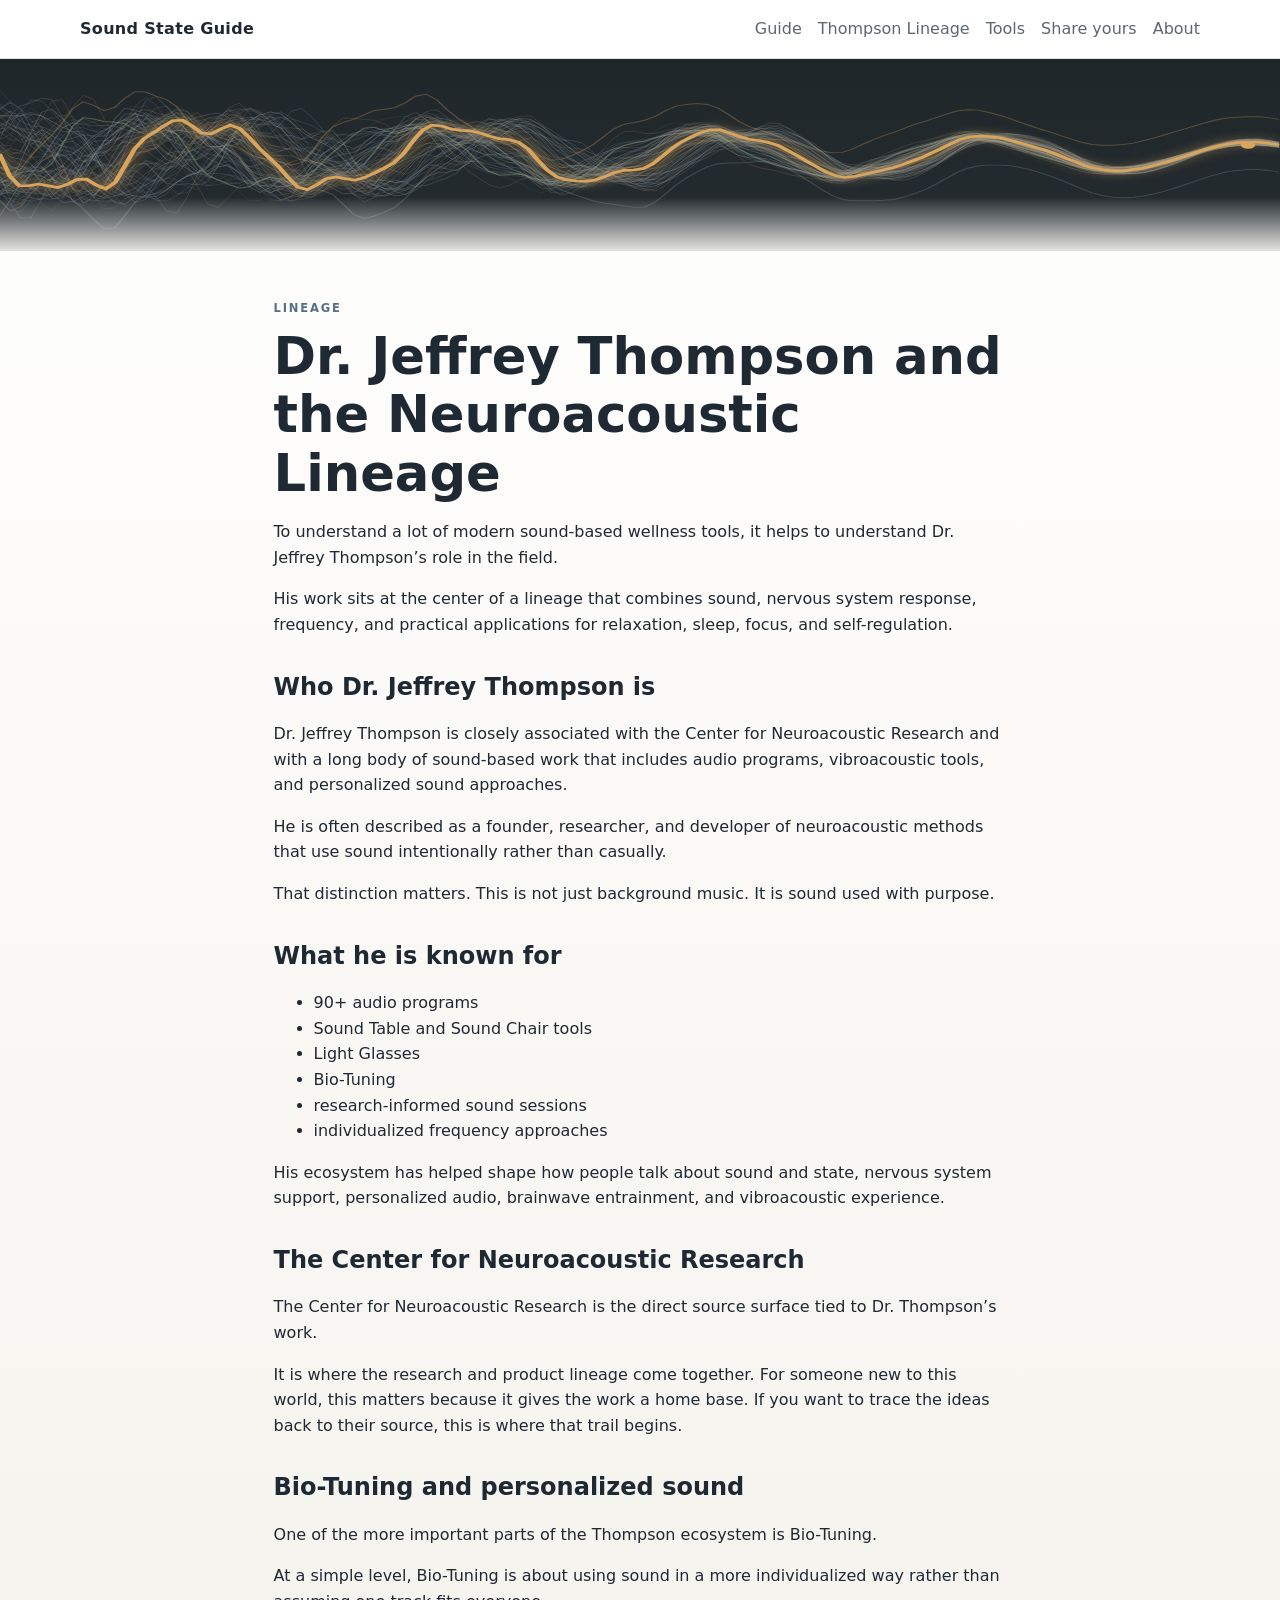
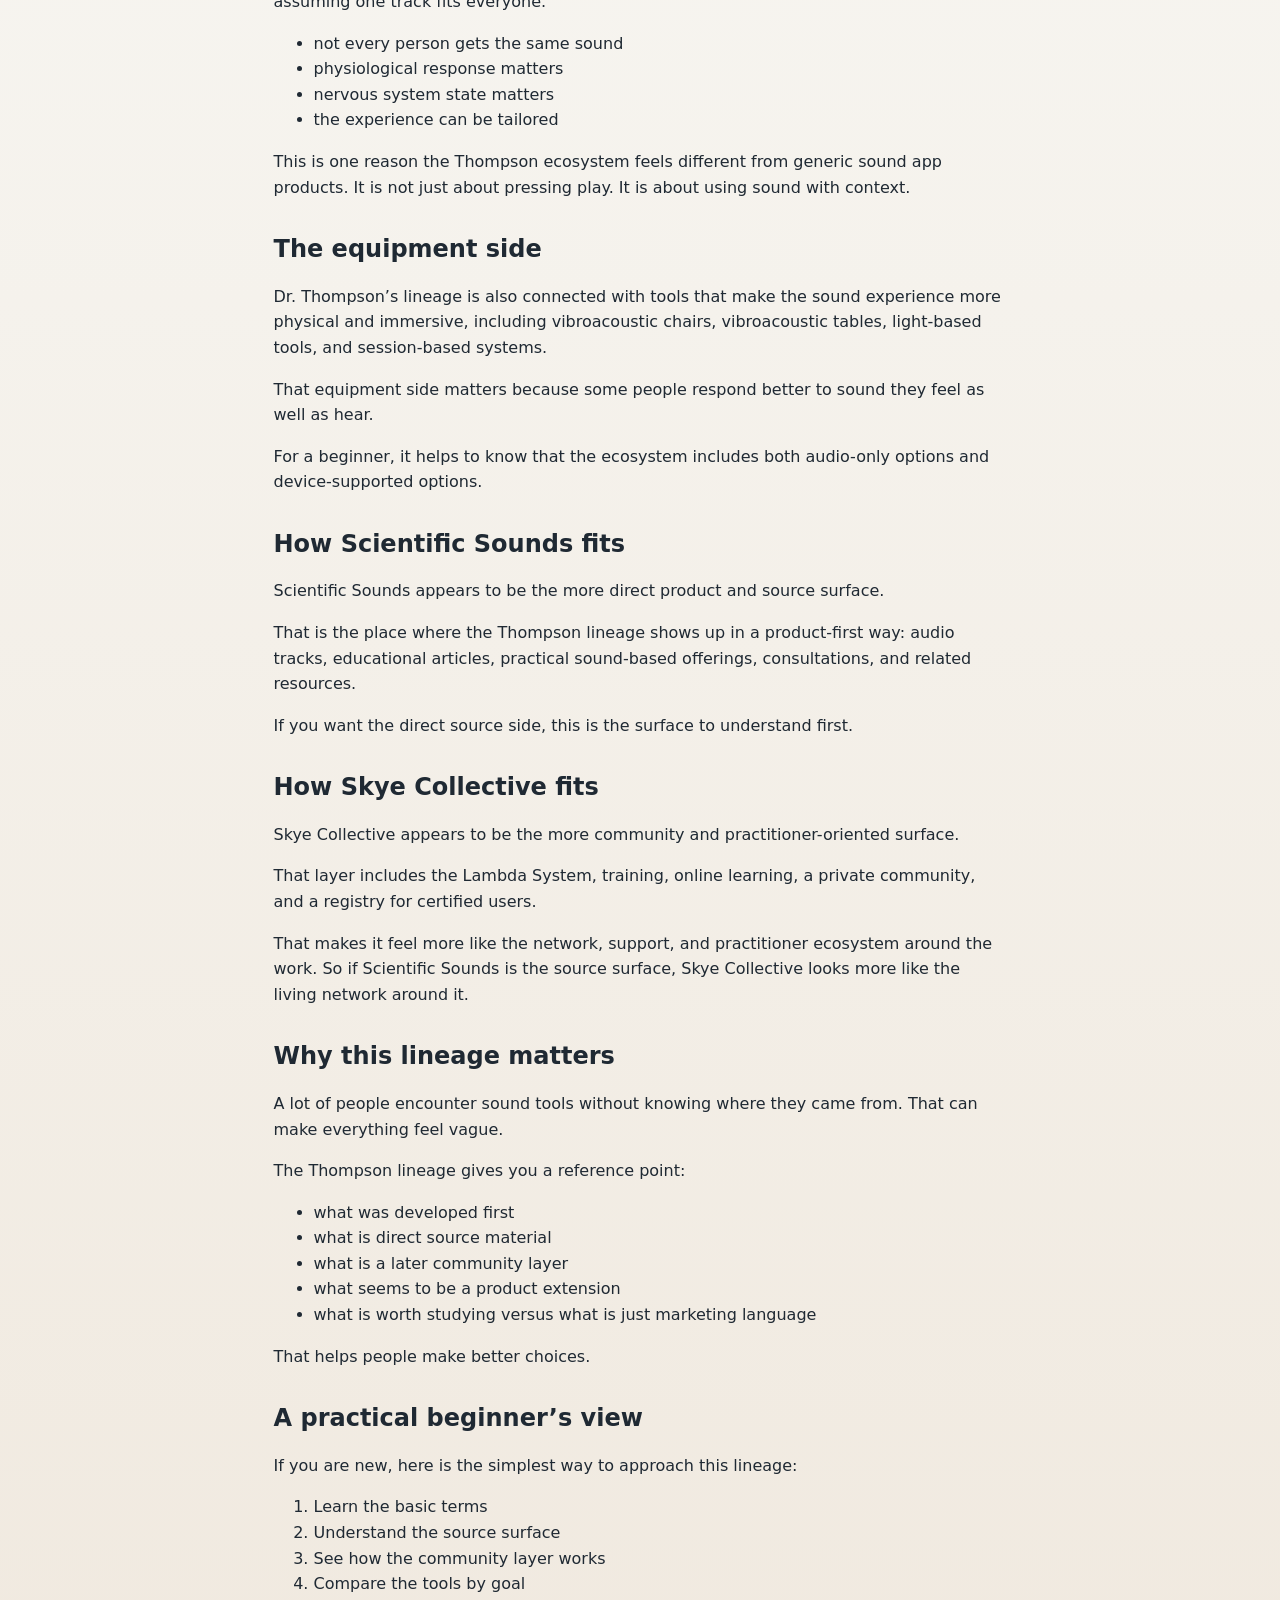
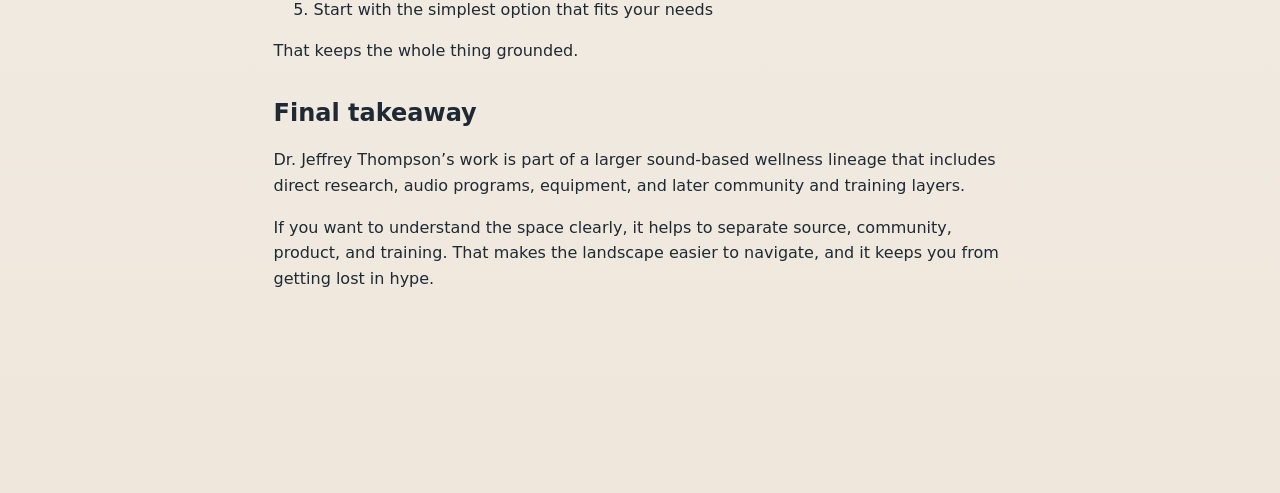
<file: thompson-lineage/index.html>
<!doctype html>
<html lang="en">
<head>
  <meta charset="utf-8" />
  <meta name="viewport" content="width=device-width, initial-scale=1" />
  <title>Dr. Jeffrey Thompson and the Neuroacoustic Lineage | Sound State Guide</title>
  <meta name="description" content="Understand Dr. Jeffrey Thompson, the Center for Neuroacoustic Research, and the lineage behind modern sound-based tools." />
  <link rel="icon" href="../assets/img/favicon.svg" type="image/svg+xml" />
  <link rel="stylesheet" href="../assets/css/styles.css" />
  <script type="application/ld+json">{
    "@context": "https://schema.org",
    "@graph": [
      {
        "@type": "WebPage",
        "@id": "https://focusingpulse.github.io/Sound-State-Guide/thompson-lineage/#webpage",
        "url": "https://focusingpulse.github.io/Sound-State-Guide/thompson-lineage/",
        "name": "Dr. Jeffrey Thompson and the Neuroacoustic Lineage",
        "description": "Understand Dr. Jeffrey Thompson, the Center for Neuroacoustic Research, and the lineage behind modern sound-based tools.",
        "isPartOf": {
          "@id": "https://focusingpulse.github.io/Sound-State-Guide/#website"
        }
      },
      {
        "@type": "Article",
        "@id": "https://focusingpulse.github.io/Sound-State-Guide/thompson-lineage/#article",
        "headline": "Dr. Jeffrey Thompson and the Neuroacoustic Lineage",
        "description": "Understand Dr. Jeffrey Thompson, the Center for Neuroacoustic Research, and the lineage behind modern sound-based tools.",
        "mainEntityOfPage": {
          "@id": "https://focusingpulse.github.io/Sound-State-Guide/thompson-lineage/#webpage"
        },
        "author": {
          "@id": "https://focusingpulse.github.io/Sound-State-Guide/#person"
        },
        "publisher": {
          "@id": "https://focusingpulse.github.io/Sound-State-Guide/#organization"
        }
      },
      {
        "@type": "Person",
        "@id": "https://focusingpulse.github.io/Sound-State-Guide/thompson-lineage/#person-dr-jeffrey-thompson",
        "name": "Dr. Jeffrey Thompson",
        "description": "Founder and researcher associated with the Center for Neuroacoustic Research and the Thompson sound lineage."
      },
      {
        "@type": "Organization",
        "@id": "https://focusingpulse.github.io/Sound-State-Guide/thompson-lineage/#organization-cnr",
        "name": "Center for Neuroacoustic Research",
        "description": "The direct source surface tied to Dr. Jeffrey Thompson’s work."
      },
      {
        "@type": "Organization",
        "@id": "https://focusingpulse.github.io/Sound-State-Guide/#organization",
        "name": "Sound State Guide",
        "url": "https://focusingpulse.github.io/Sound-State-Guide/",
        "knowsAbout": [
          "Brainwave entrainment",
          "Sound therapy",
          "Neuroacoustics",
          "Vibroacoustic therapy",
          "Binaural beats",
          "Sound-based wellness tools"
        ],
        "founder": {
          "@id": "https://focusingpulse.github.io/Sound-State-Guide/#person"
        }
      },
      {
        "@type": "Person",
        "@id": "https://focusingpulse.github.io/Sound-State-Guide/#person",
        "name": "Chris Bruyette",
        "worksFor": {
          "@id": "https://focusingpulse.github.io/Sound-State-Guide/#organization"
        },
        "knowsAbout": [
          "Brainwave entrainment",
          "Sound therapy",
          "Neuroacoustics",
          "Vibroacoustic therapy"
        ]
      }
    ]
  }</script>
  <style>
    /* ==== brass fog system ==============================================
       Two elements. Homepage opens in the fog and resolves into the site.
       A line pinned to the bottom of the window crystallizes as you read
       and carries the tagline. Inner pages carry only a thin echo.
       Everything animates opacity and transform only. No filter animates.
       ================================================================== */
    :root {
      --brass: #D9A45B;
      --brass-hi: #F2EDE3;
      --brass-mid: #8A979D;
      --brass-bg: #232A2E;
      --band-h: clamp(96px, 10vw, 122px);
    }

    /* ---- the opening ---- */
    .fogtrack { position: relative; height: 150vh; }
    .fogstage { position: sticky; top: 0; height: 100vh; overflow: hidden; background: #232A2E; }
    .fog-bg { position: absolute; inset: 0; }
    .fog-bg-dark { background: linear-gradient(180deg, #20272B 0%, #232A2E 55%, #1C2226 100%); }
    .fog-bg-cream { background: #f6f4ef; opacity: 0; }
    .fog-layer {
      position: absolute; left: 0; width: 118%; margin-left: -9%;
      top: 50%; height: auto; transform: translateY(-50%);
      display: block; pointer-events: none;
    }
    .fog-haze {
      position: absolute; inset: -10%;
      background:
        radial-gradient(44% 62% at 10% 40%, rgba(242,237,227,0.34), transparent 70%),
        radial-gradient(38% 54% at 30% 28%, rgba(242,237,227,0.28), transparent 72%),
        radial-gradient(46% 66% at 4% 72%, rgba(242,237,227,0.24), transparent 74%),
        radial-gradient(34% 46% at 48% 58%, rgba(242,237,227,0.16), transparent 76%);
      filter: blur(34px); pointer-events: none;
    }
    .fog-cue {
      position: absolute; left: 0; right: 0; bottom: 2.6rem; text-align: center;
      font-family: ui-monospace, monospace; font-size: 0.68rem;
      letter-spacing: 0.26em; text-transform: uppercase;
      color: rgba(138,151,157,0.85); pointer-events: none;
    }

    /* ---- the bottom line ---- */
    body { padding-bottom: var(--band-h); }
    .fogband {
      position: fixed; left: 0; right: 0; bottom: 0; height: var(--band-h);
      z-index: 40; overflow: hidden; background: var(--brass-bg); pointer-events: none;
    }
    .fogband .bl {
      position: absolute; inset: 0; width: 100%; height: 100%;
      object-fit: cover; object-position: center center; display: block;
    }
    .fogband .bhaze {
      position: absolute; inset: -20% -10%;
      background:
        radial-gradient(42% 90% at 8% 60%, rgba(242,237,227,0.34), transparent 70%),
        radial-gradient(36% 80% at 26% 40%, rgba(242,237,227,0.26), transparent 72%),
        radial-gradient(44% 96% at 2% 30%, rgba(242,237,227,0.22), transparent 74%),
        radial-gradient(30% 70% at 44% 55%, rgba(242,237,227,0.14), transparent 76%);
      filter: blur(22px); pointer-events: none;
    }
    /* a hairline, not a cream fade: the band sits over both the dark opening
       and the cream page, so a page-coloured fade reads as a light bar at the
       top of the home page */
    .fogband .bedge {
      position: absolute; left: 0; right: 0; top: 0; height: 1px;
      background: linear-gradient(90deg,
        rgba(217,164,91,0) 0%, rgba(217,164,91,0.45) 22%,
        rgba(217,164,91,0.45) 78%, rgba(217,164,91,0) 100%);
      pointer-events: none;
    }
    .fogband .btag { position: absolute; left: 0; right: 0; bottom: 12px; text-align: center; }
    .fogband .btag strong {
      display: block; font-size: clamp(0.95rem, 1.5vw, 1.35rem); font-weight: 800;
      color: var(--brass-hi); text-shadow: 0 2px 14px rgba(35,42,46,0.85);
    }
    .fogband .btag span {
      display: block; margin-top: 0.25rem;
      font-family: ui-monospace, monospace; font-size: 0.66rem;
      letter-spacing: 0.2em; text-transform: uppercase; color: rgba(148,161,167,0.95);
    }

    /* ---- the echo on inner pages ---- */
    .fog-lid {
      position: relative; height: clamp(112px, 15vw, 216px); overflow: hidden;
      background: linear-gradient(180deg, #20272B 0%, #232A2E 70%, #232A2E 100%);
    }
    .fog-lid img {
      position: absolute; inset: 0; width: 100%; height: 100%;
      object-fit: cover; object-position: center center; display: block;
    }
    .fog-lid .lid-signal { animation: lidResolve 1.7s cubic-bezier(.22,.7,.3,1) both; }
    @keyframes lidResolve {
      from { opacity: 0.10; transform: translateY(12px); }
      to   { opacity: 1;    transform: none; }
    }
    .fog-lid::after {
      content: ""; position: absolute; left: 0; right: 0; bottom: 0; height: 54px;
      background: linear-gradient(180deg, rgba(246,244,239,0) 0%, rgba(246,244,239,0.92) 100%);
      pointer-events: none;
    }

    @media (max-width: 700px) {
      .fogtrack { height: 118vh; }
      .fog-layer { width: 260%; margin-left: -80%; }
      .fogband .bl { object-position: center 40%; }
      .fogband .btag strong { font-size: 0.92rem; }
      .fogband .btag span { font-size: 0.58rem; letter-spacing: 0.14em; }
    }
    @media (prefers-reduced-motion: reduce) {
      .fogtrack { height: auto; }
      .fogstage { position: relative; height: 70vh; }
      .fog-lid .lid-signal { animation: none; opacity: 1; }
    }
  </style>
</head>
<body>
  <header class="site-header">
    <div class="container nav-wrap">
      <a class="brand" href="../">Sound State Guide</a>
      <nav class="site-nav" aria-label="Primary">
        <a href="../guide/">Guide</a>
        <a href="../thompson-lineage/">Thompson Lineage</a>
        <a href="../tools/">Tools</a>
        <a href="../share/">Share yours</a>
        <a href="../about/">About</a>
      </nav>
    </div>
  </header>
  <div class="fog-lid" aria-hidden="true">
    <img src="../assets/img/band-tangle.svg" alt="" />
    <img class="lid-signal" src="../assets/img/band-signal.svg" alt="" />
  </div>

  <main class="page">
    <div class="container prose">
      <p class="eyebrow">Lineage</p>
      <h1>Dr. Jeffrey Thompson and the Neuroacoustic Lineage</h1>
      <p>To understand a lot of modern sound-based wellness tools, it helps to understand Dr. Jeffrey Thompson’s role in the field.</p>
      <p>His work sits at the center of a lineage that combines sound, nervous system response, frequency, and practical applications for relaxation, sleep, focus, and self-regulation.</p>

      <h2>Who Dr. Jeffrey Thompson is</h2>
      <p>Dr. Jeffrey Thompson is closely associated with the Center for Neuroacoustic Research and with a long body of sound-based work that includes audio programs, vibroacoustic tools, and personalized sound approaches.</p>
      <p>He is often described as a founder, researcher, and developer of neuroacoustic methods that use sound intentionally rather than casually.</p>
      <p>That distinction matters. This is not just background music. It is sound used with purpose.</p>

      <h2>What he is known for</h2>
      <ul>
        <li>90+ audio programs</li>
        <li>Sound Table and Sound Chair tools</li>
        <li>Light Glasses</li>
        <li>Bio-Tuning</li>
        <li>research-informed sound sessions</li>
        <li>individualized frequency approaches</li>
      </ul>
      <p>His ecosystem has helped shape how people talk about sound and state, nervous system support, personalized audio, brainwave entrainment, and vibroacoustic experience.</p>

      <h2>The Center for Neuroacoustic Research</h2>
      <p>The Center for Neuroacoustic Research is the direct source surface tied to Dr. Thompson’s work.</p>
      <p>It is where the research and product lineage come together. For someone new to this world, this matters because it gives the work a home base. If you want to trace the ideas back to their source, this is where that trail begins.</p>

      <h2>Bio-Tuning and personalized sound</h2>
      <p>One of the more important parts of the Thompson ecosystem is Bio-Tuning.</p>
      <p>At a simple level, Bio-Tuning is about using sound in a more individualized way rather than assuming one track fits everyone.</p>
      <ul>
        <li>not every person gets the same sound</li>
        <li>physiological response matters</li>
        <li>nervous system state matters</li>
        <li>the experience can be tailored</li>
      </ul>
      <p>This is one reason the Thompson ecosystem feels different from generic sound app products. It is not just about pressing play. It is about using sound with context.</p>

      <h2>The equipment side</h2>
      <p>Dr. Thompson’s lineage is also connected with tools that make the sound experience more physical and immersive, including vibroacoustic chairs, vibroacoustic tables, light-based tools, and session-based systems.</p>
      <p>That equipment side matters because some people respond better to sound they feel as well as hear.</p>
      <p>For a beginner, it helps to know that the ecosystem includes both audio-only options and device-supported options.</p>

      <h2>How Scientific Sounds fits</h2>
      <p>Scientific Sounds appears to be the more direct product and source surface.</p>
      <p>That is the place where the Thompson lineage shows up in a product-first way: audio tracks, educational articles, practical sound-based offerings, consultations, and related resources.</p>
      <p>If you want the direct source side, this is the surface to understand first.</p>

      <h2>How Skye Collective fits</h2>
      <p>Skye Collective appears to be the more community and practitioner-oriented surface.</p>
      <p>That layer includes the Lambda System, training, online learning, a private community, and a registry for certified users.</p>
      <p>That makes it feel more like the network, support, and practitioner ecosystem around the work. So if Scientific Sounds is the source surface, Skye Collective looks more like the living network around it.</p>

      <h2>Why this lineage matters</h2>
      <p>A lot of people encounter sound tools without knowing where they came from. That can make everything feel vague.</p>
      <p>The Thompson lineage gives you a reference point:</p>
      <ul>
        <li>what was developed first</li>
        <li>what is direct source material</li>
        <li>what is a later community layer</li>
        <li>what seems to be a product extension</li>
        <li>what is worth studying versus what is just marketing language</li>
      </ul>
      <p>That helps people make better choices.</p>

      <h2>A practical beginner’s view</h2>
      <p>If you are new, here is the simplest way to approach this lineage:</p>
      <ol>
        <li>Learn the basic terms</li>
        <li>Understand the source surface</li>
        <li>See how the community layer works</li>
        <li>Compare the tools by goal</li>
        <li>Start with the simplest option that fits your needs</li>
      </ol>
      <p>That keeps the whole thing grounded.</p>

      <h2>Final takeaway</h2>
      <p>Dr. Jeffrey Thompson’s work is part of a larger sound-based wellness lineage that includes direct research, audio programs, equipment, and later community and training layers.</p>
      <p>If you want to understand the space clearly, it helps to separate source, community, product, and training. That makes the landscape easier to navigate, and it keeps you from getting lost in hype.</p>
    </div>
  </main>
</body>
</html>
</file>
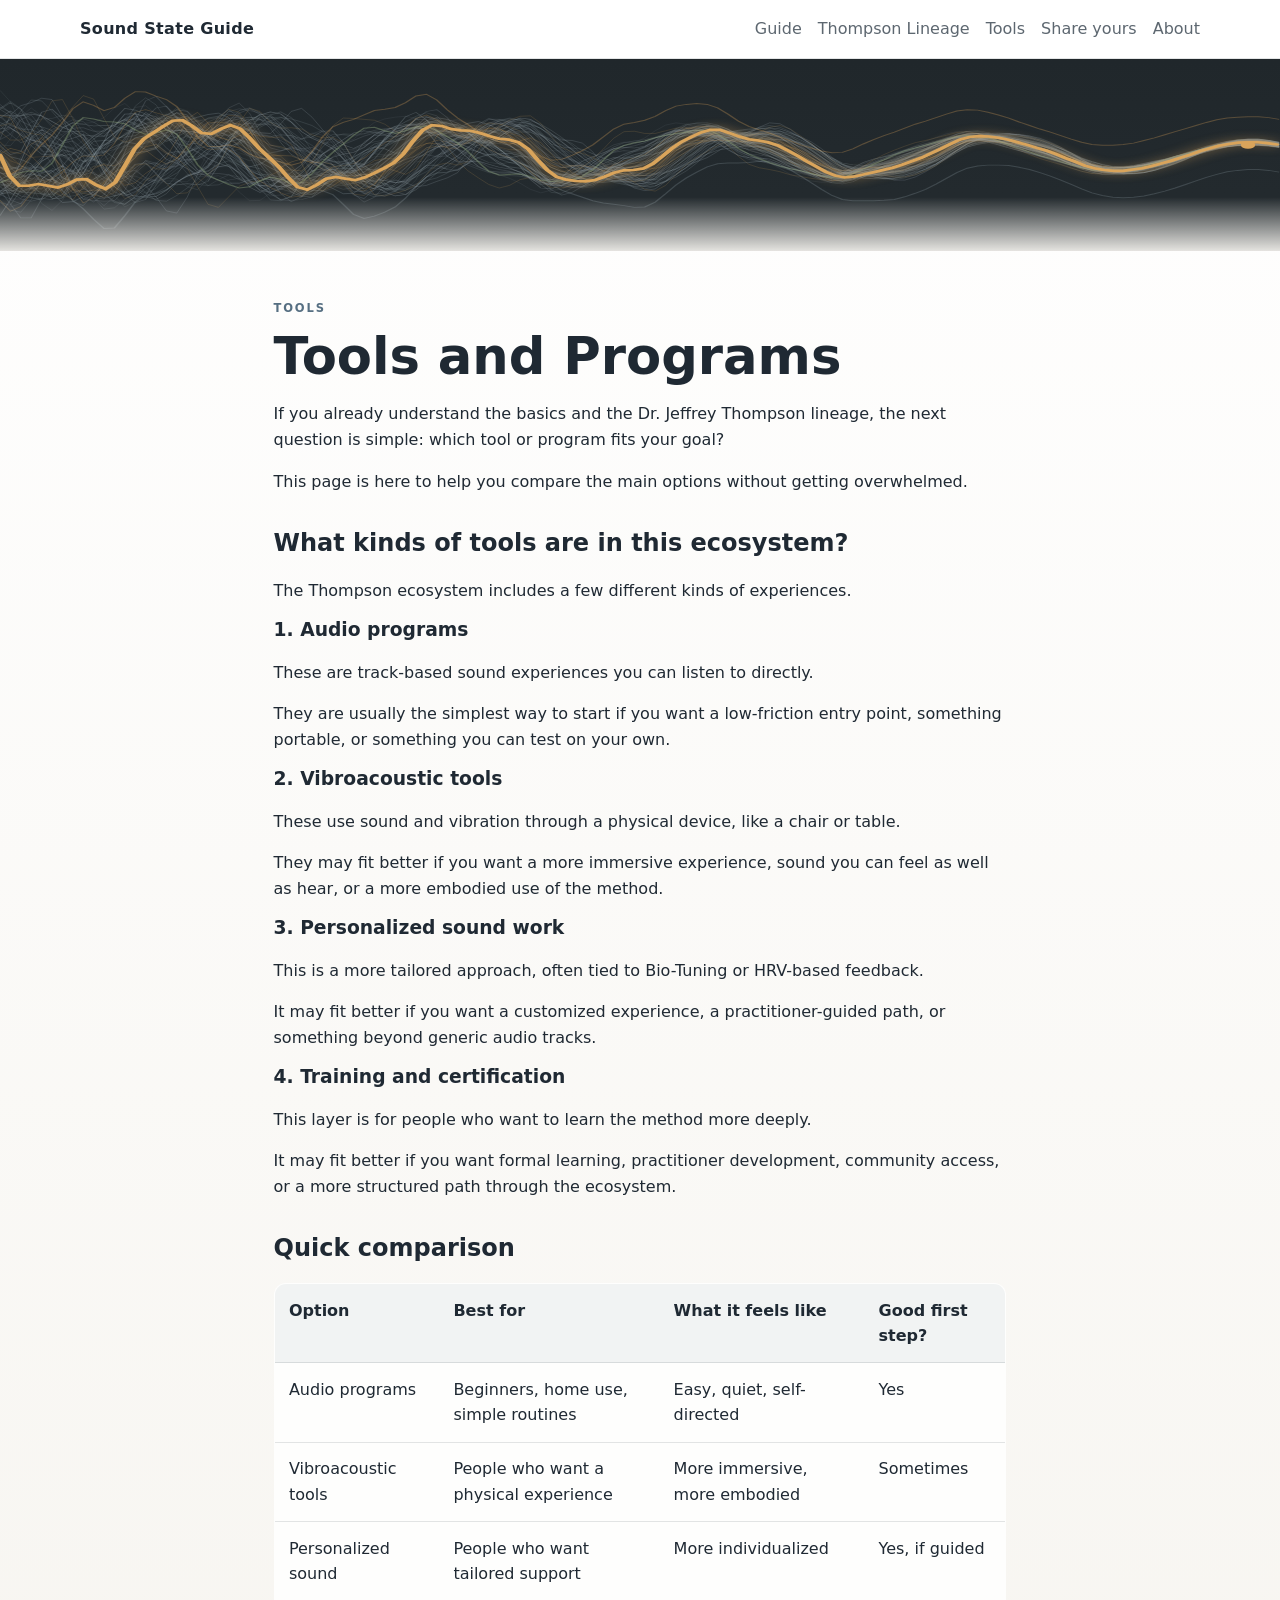
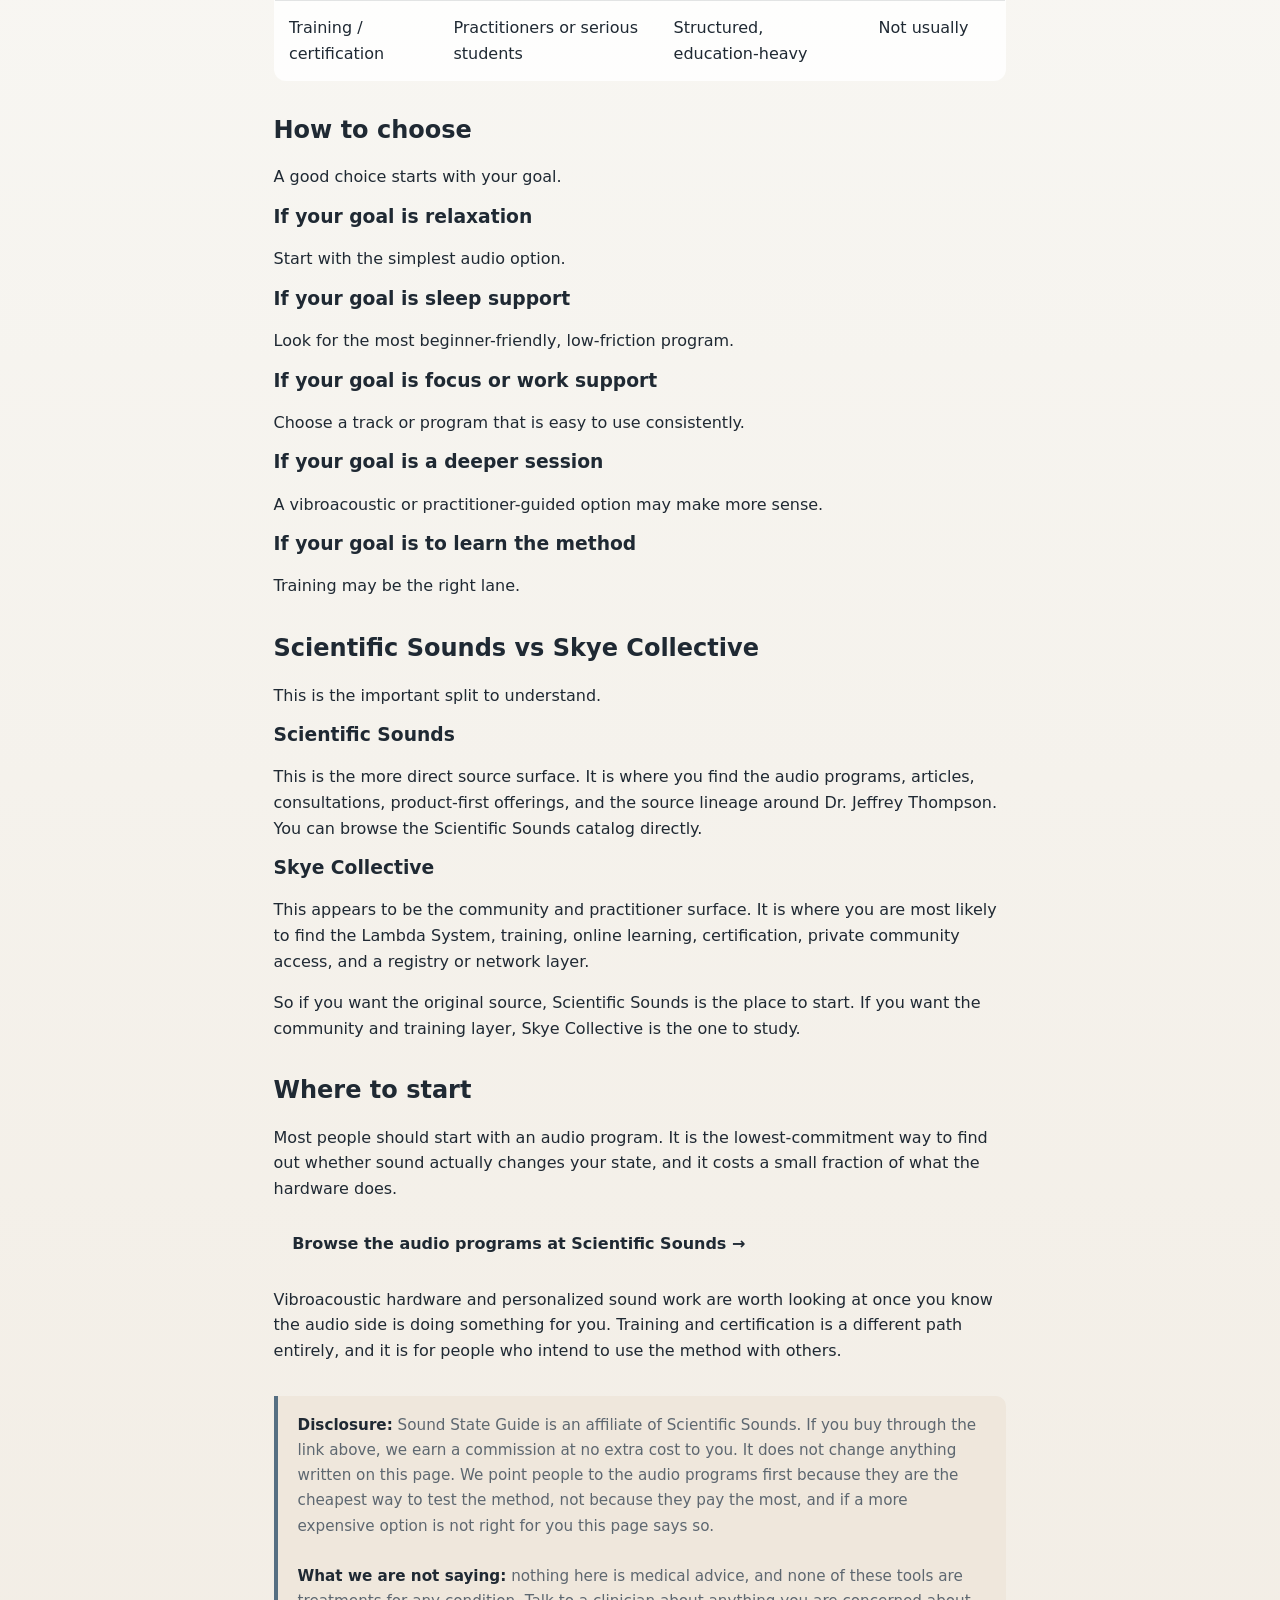
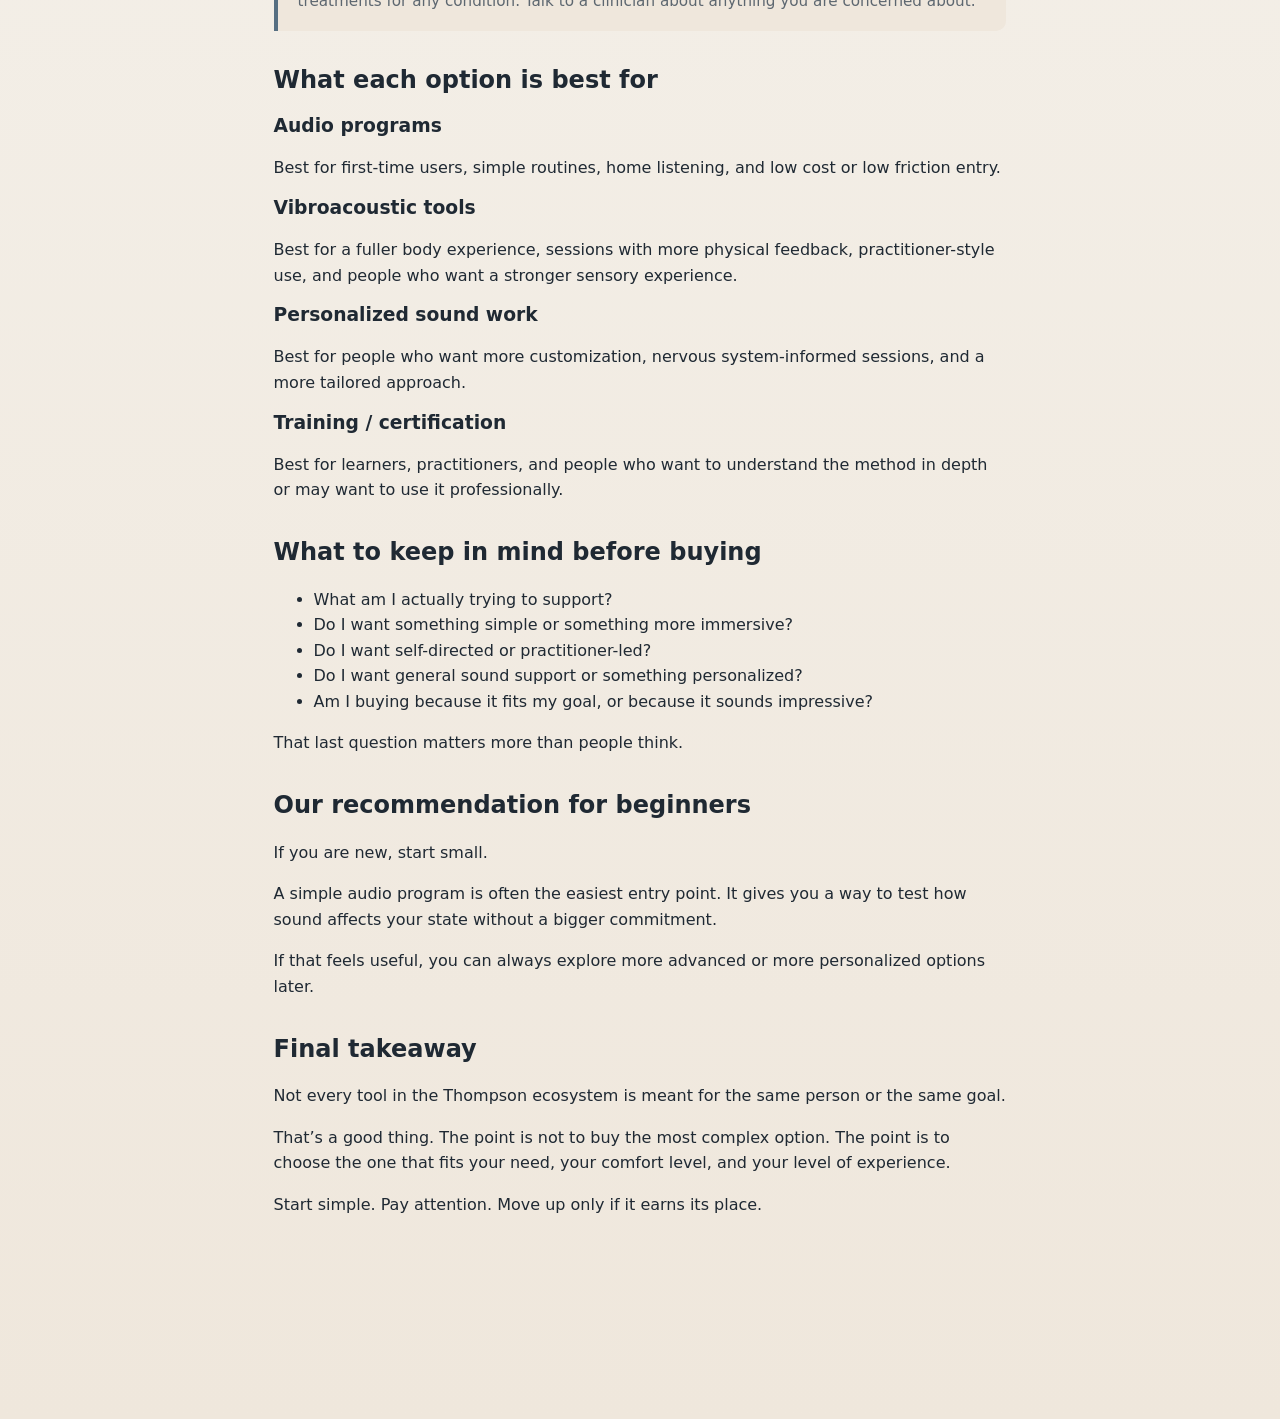
<file: tools/index.html>
<!doctype html>
<html lang="en">
<head>
  <meta charset="utf-8" />
  <meta name="viewport" content="width=device-width, initial-scale=1" />
  <title>Tools and Programs | Sound State Guide</title>
  <meta name="description" content="Compare audio programs, vibroacoustic tools, personalized sound work, and training in the Thompson ecosystem." />
  <link rel="icon" href="../assets/img/favicon.svg" type="image/svg+xml" />
  <link rel="stylesheet" href="../assets/css/styles.css" />
  <script type="application/ld+json">{
    "@context": "https://schema.org",
    "@graph": [
      {
        "@type": "WebPage",
        "@id": "https://focusingpulse.github.io/Sound-State-Guide/tools/#webpage",
        "url": "https://focusingpulse.github.io/Sound-State-Guide/tools/",
        "name": "Tools and Programs",
        "description": "Compare audio programs, vibroacoustic tools, personalized sound work, and training in the Thompson ecosystem.",
        "isPartOf": {
          "@id": "https://focusingpulse.github.io/Sound-State-Guide/#website"
        }
      },
      {
        "@type": "ItemList",
        "@id": "https://focusingpulse.github.io/Sound-State-Guide/tools/#itemlist",
        "name": "Sound State Guide Tools and Programs",
        "description": "A comparison of audio programs, vibroacoustic tools, personalized sound work, and training options.",
        "itemListElement": [
          {
            "@type": "ListItem",
            "position": 1,
            "name": "Audio programs",
            "description": "Track-based sound experiences you can listen to directly. The simplest entry point in the Thompson ecosystem.",
            "url": "https://scientificsounds.com/ref/18/"
          },
          {
            "@type": "ListItem",
            "position": 2,
            "name": "Vibroacoustic tools",
            "description": "Sound and vibration delivered through a physical device such as a sound chair or sound table."
          },
          {
            "@type": "ListItem",
            "position": 3,
            "name": "Personalized sound work",
            "description": "A tailored approach, often tied to Bio-Tuning or HRV-based feedback."
          },
          {
            "@type": "ListItem",
            "position": 4,
            "name": "Training and certification",
            "description": "Structured learning and practitioner development in the Thompson ecosystem."
          }
        ]
      },
      {
        "@type": "Organization",
        "@id": "https://focusingpulse.github.io/Sound-State-Guide/#organization",
        "name": "Sound State Guide",
        "url": "https://focusingpulse.github.io/Sound-State-Guide/",
        "knowsAbout": [
          "Brainwave entrainment",
          "Sound therapy",
          "Neuroacoustics",
          "Vibroacoustic therapy",
          "Binaural beats",
          "Sound-based wellness tools"
        ],
        "founder": {
          "@id": "https://focusingpulse.github.io/Sound-State-Guide/#person"
        }
      },
      {
        "@type": "Person",
        "@id": "https://focusingpulse.github.io/Sound-State-Guide/#person",
        "name": "Chris Bruyette",
        "worksFor": {
          "@id": "https://focusingpulse.github.io/Sound-State-Guide/#organization"
        },
        "knowsAbout": [
          "Brainwave entrainment",
          "Sound therapy",
          "Neuroacoustics",
          "Vibroacoustic therapy"
        ]
      }
    ]
  }</script>
  <style>
    /* ==== brass fog system ==============================================
       Two elements. Homepage opens in the fog and resolves into the site.
       A line pinned to the bottom of the window crystallizes as you read
       and carries the tagline. Inner pages carry only a thin echo.
       Everything animates opacity and transform only. No filter animates.
       ================================================================== */
    :root {
      --brass: #D9A45B;
      --brass-hi: #F2EDE3;
      --brass-mid: #8A979D;
      --brass-bg: #232A2E;
      --band-h: clamp(96px, 10vw, 122px);
    }

    /* ---- the opening ---- */
    .fogtrack { position: relative; height: 150vh; }
    .fogstage { position: sticky; top: 0; height: 100vh; overflow: hidden; background: #232A2E; }
    .fog-bg { position: absolute; inset: 0; }
    .fog-bg-dark { background: linear-gradient(180deg, #20272B 0%, #232A2E 55%, #1C2226 100%); }
    .fog-bg-cream { background: #f6f4ef; opacity: 0; }
    .fog-layer {
      position: absolute; left: 0; width: 118%; margin-left: -9%;
      top: 50%; height: auto; transform: translateY(-50%);
      display: block; pointer-events: none;
    }
    .fog-haze {
      position: absolute; inset: -10%;
      background:
        radial-gradient(44% 62% at 10% 40%, rgba(242,237,227,0.34), transparent 70%),
        radial-gradient(38% 54% at 30% 28%, rgba(242,237,227,0.28), transparent 72%),
        radial-gradient(46% 66% at 4% 72%, rgba(242,237,227,0.24), transparent 74%),
        radial-gradient(34% 46% at 48% 58%, rgba(242,237,227,0.16), transparent 76%);
      filter: blur(34px); pointer-events: none;
    }
    .fog-cue {
      position: absolute; left: 0; right: 0; bottom: 2.6rem; text-align: center;
      font-family: ui-monospace, monospace; font-size: 0.68rem;
      letter-spacing: 0.26em; text-transform: uppercase;
      color: rgba(138,151,157,0.85); pointer-events: none;
    }

    /* ---- the bottom line ---- */
    body { padding-bottom: var(--band-h); }
    .fogband {
      position: fixed; left: 0; right: 0; bottom: 0; height: var(--band-h);
      z-index: 40; overflow: hidden; background: var(--brass-bg); pointer-events: none;
    }
    .fogband .bl {
      position: absolute; inset: 0; width: 100%; height: 100%;
      object-fit: cover; object-position: center center; display: block;
    }
    .fogband .bhaze {
      position: absolute; inset: -20% -10%;
      background:
        radial-gradient(42% 90% at 8% 60%, rgba(242,237,227,0.34), transparent 70%),
        radial-gradient(36% 80% at 26% 40%, rgba(242,237,227,0.26), transparent 72%),
        radial-gradient(44% 96% at 2% 30%, rgba(242,237,227,0.22), transparent 74%),
        radial-gradient(30% 70% at 44% 55%, rgba(242,237,227,0.14), transparent 76%);
      filter: blur(22px); pointer-events: none;
    }
    /* a hairline, not a cream fade: the band sits over both the dark opening
       and the cream page, so a page-coloured fade reads as a light bar at the
       top of the home page */
    .fogband .bedge {
      position: absolute; left: 0; right: 0; top: 0; height: 1px;
      background: linear-gradient(90deg,
        rgba(217,164,91,0) 0%, rgba(217,164,91,0.45) 22%,
        rgba(217,164,91,0.45) 78%, rgba(217,164,91,0) 100%);
      pointer-events: none;
    }
    .fogband .btag { position: absolute; left: 0; right: 0; bottom: 12px; text-align: center; }
    .fogband .btag strong {
      display: block; font-size: clamp(0.95rem, 1.5vw, 1.35rem); font-weight: 800;
      color: var(--brass-hi); text-shadow: 0 2px 14px rgba(35,42,46,0.85);
    }
    .fogband .btag span {
      display: block; margin-top: 0.25rem;
      font-family: ui-monospace, monospace; font-size: 0.66rem;
      letter-spacing: 0.2em; text-transform: uppercase; color: rgba(148,161,167,0.95);
    }

    /* ---- the echo on inner pages ---- */
    .fog-lid {
      position: relative; height: clamp(112px, 15vw, 216px); overflow: hidden;
      background: linear-gradient(180deg, #20272B 0%, #232A2E 70%, #232A2E 100%);
    }
    .fog-lid img {
      position: absolute; inset: 0; width: 100%; height: 100%;
      object-fit: cover; object-position: center center; display: block;
    }
    .fog-lid .lid-signal { animation: lidResolve 1.7s cubic-bezier(.22,.7,.3,1) both; }
    @keyframes lidResolve {
      from { opacity: 0.10; transform: translateY(12px); }
      to   { opacity: 1;    transform: none; }
    }
    .fog-lid::after {
      content: ""; position: absolute; left: 0; right: 0; bottom: 0; height: 54px;
      background: linear-gradient(180deg, rgba(246,244,239,0) 0%, rgba(246,244,239,0.92) 100%);
      pointer-events: none;
    }

    @media (max-width: 700px) {
      .fogtrack { height: 118vh; }
      .fog-layer { width: 260%; margin-left: -80%; }
      .fogband .bl { object-position: center 40%; }
      .fogband .btag strong { font-size: 0.92rem; }
      .fogband .btag span { font-size: 0.58rem; letter-spacing: 0.14em; }
    }
    @media (prefers-reduced-motion: reduce) {
      .fogtrack { height: auto; }
      .fogstage { position: relative; height: 70vh; }
      .fog-lid .lid-signal { animation: none; opacity: 1; }
    }
  </style>
</head>
<body>
  <header class="site-header">
    <div class="container nav-wrap">
      <a class="brand" href="../">Sound State Guide</a>
      <nav class="site-nav" aria-label="Primary">
        <a href="../guide/">Guide</a>
        <a href="../thompson-lineage/">Thompson Lineage</a>
        <a href="../tools/">Tools</a>
        <a href="../share/">Share yours</a>
        <a href="../about/">About</a>
      </nav>
    </div>
  </header>
  <div class="fog-lid" aria-hidden="true">
    <img src="../assets/img/band-tangle.svg" alt="" />
    <img class="lid-signal" src="../assets/img/band-signal.svg" alt="" />
  </div>

  <main class="page">
    <div class="container prose">
      <p class="eyebrow">Tools</p>
      <h1>Tools and Programs</h1>
      <p>If you already understand the basics and the Dr. Jeffrey Thompson lineage, the next question is simple: which tool or program fits your goal?</p>
      <p>This page is here to help you compare the main options without getting overwhelmed.</p>

      <h2>What kinds of tools are in this ecosystem?</h2>
      <p>The Thompson ecosystem includes a few different kinds of experiences.</p>

      <h3>1. Audio programs</h3>
      <p>These are track-based sound experiences you can listen to directly.</p>
      <p>They are usually the simplest way to start if you want a low-friction entry point, something portable, or something you can test on your own.</p>

      <h3>2. Vibroacoustic tools</h3>
      <p>These use sound and vibration through a physical device, like a chair or table.</p>
      <p>They may fit better if you want a more immersive experience, sound you can feel as well as hear, or a more embodied use of the method.</p>

      <h3>3. Personalized sound work</h3>
      <p>This is a more tailored approach, often tied to Bio-Tuning or HRV-based feedback.</p>
      <p>It may fit better if you want a customized experience, a practitioner-guided path, or something beyond generic audio tracks.</p>

      <h3>4. Training and certification</h3>
      <p>This layer is for people who want to learn the method more deeply.</p>
      <p>It may fit better if you want formal learning, practitioner development, community access, or a more structured path through the ecosystem.</p>

      <h2>Quick comparison</h2>
      <table>
        <thead>
          <tr>
            <th>Option</th>
            <th>Best for</th>
            <th>What it feels like</th>
            <th>Good first step?</th>
          </tr>
        </thead>
        <tbody>
          <tr>
            <td>Audio programs</td>
            <td>Beginners, home use, simple routines</td>
            <td>Easy, quiet, self-directed</td>
            <td>Yes</td>
          </tr>
          <tr>
            <td>Vibroacoustic tools</td>
            <td>People who want a physical experience</td>
            <td>More immersive, more embodied</td>
            <td>Sometimes</td>
          </tr>
          <tr>
            <td>Personalized sound</td>
            <td>People who want tailored support</td>
            <td>More individualized</td>
            <td>Yes, if guided</td>
          </tr>
          <tr>
            <td>Training / certification</td>
            <td>Practitioners or serious students</td>
            <td>Structured, education-heavy</td>
            <td>Not usually</td>
          </tr>
        </tbody>
      </table>

      <h2>How to choose</h2>
      <p>A good choice starts with your goal.</p>
      <h3>If your goal is relaxation</h3>
      <p>Start with the simplest audio option.</p>
      <h3>If your goal is sleep support</h3>
      <p>Look for the most beginner-friendly, low-friction program.</p>
      <h3>If your goal is focus or work support</h3>
      <p>Choose a track or program that is easy to use consistently.</p>
      <h3>If your goal is a deeper session</h3>
      <p>A vibroacoustic or practitioner-guided option may make more sense.</p>
      <h3>If your goal is to learn the method</h3>
      <p>Training may be the right lane.</p>

      <h2>Scientific Sounds vs Skye Collective</h2>
      <p>This is the important split to understand.</p>
      <h3>Scientific Sounds</h3>
      <p>This is the more direct source surface. It is where you find the audio programs, articles, consultations, product-first offerings, and the source lineage around Dr. Jeffrey Thompson. You can <a rel="sponsored nofollow" href="https://scientificsounds.com/ref/18/">browse the Scientific Sounds catalog</a> directly.</p>
      <h3>Skye Collective</h3>
      <p>This appears to be the community and practitioner surface. It is where you are most likely to find the Lambda System, training, online learning, certification, private community access, and a registry or network layer.</p>
      <p>So if you want the original source, Scientific Sounds is the place to start. If you want the community and training layer, Skye Collective is the one to study.</p>

      <h2>Where to start</h2>
      <p>Most people should start with an audio program. It is the lowest-commitment way to find out whether sound actually changes your state, and it costs a small fraction of what the hardware does.</p>
      <p><a class="button" rel="sponsored nofollow" href="https://scientificsounds.com/ref/18/">Browse the audio programs at Scientific Sounds &rarr;</a></p>
      <p>Vibroacoustic hardware and personalized sound work are worth looking at once you know the audio side is doing something for you. Training and certification is a different path entirely, and it is for people who intend to use the method with others.</p>

      <div class="disclosure">
        <strong>Disclosure:</strong> Sound State Guide is an affiliate of Scientific Sounds. If you buy through the link above, we earn a commission at no extra cost to you. It does not change anything written on this page. We point people to the audio programs first because they are the cheapest way to test the method, not because they pay the most, and if a more expensive option is not right for you this page says so.
        <br><br>
        <strong>What we are not saying:</strong> nothing here is medical advice, and none of these tools are treatments for any condition. Talk to a clinician about anything you are concerned about.
      </div>

      <h2>What each option is best for</h2>
      <h3>Audio programs</h3>
      <p>Best for first-time users, simple routines, home listening, and low cost or low friction entry.</p>
      <h3>Vibroacoustic tools</h3>
      <p>Best for a fuller body experience, sessions with more physical feedback, practitioner-style use, and people who want a stronger sensory experience.</p>
      <h3>Personalized sound work</h3>
      <p>Best for people who want more customization, nervous system-informed sessions, and a more tailored approach.</p>
      <h3>Training / certification</h3>
      <p>Best for learners, practitioners, and people who want to understand the method in depth or may want to use it professionally.</p>

      <h2>What to keep in mind before buying</h2>
      <ul>
        <li>What am I actually trying to support?</li>
        <li>Do I want something simple or something more immersive?</li>
        <li>Do I want self-directed or practitioner-led?</li>
        <li>Do I want general sound support or something personalized?</li>
        <li>Am I buying because it fits my goal, or because it sounds impressive?</li>
      </ul>
      <p>That last question matters more than people think.</p>

      <h2>Our recommendation for beginners</h2>
      <p>If you are new, start small.</p>
      <p>A simple audio program is often the easiest entry point. It gives you a way to test how sound affects your state without a bigger commitment.</p>
      <p>If that feels useful, you can always explore more advanced or more personalized options later.</p>

      <h2>Final takeaway</h2>
      <p>Not every tool in the Thompson ecosystem is meant for the same person or the same goal.</p>
      <p>That’s a good thing. The point is not to buy the most complex option. The point is to choose the one that fits your need, your comfort level, and your level of experience.</p>
      <p>Start simple. Pay attention. Move up only if it earns its place.</p>
    </div>
  </main>
</body>
</html>
</file>
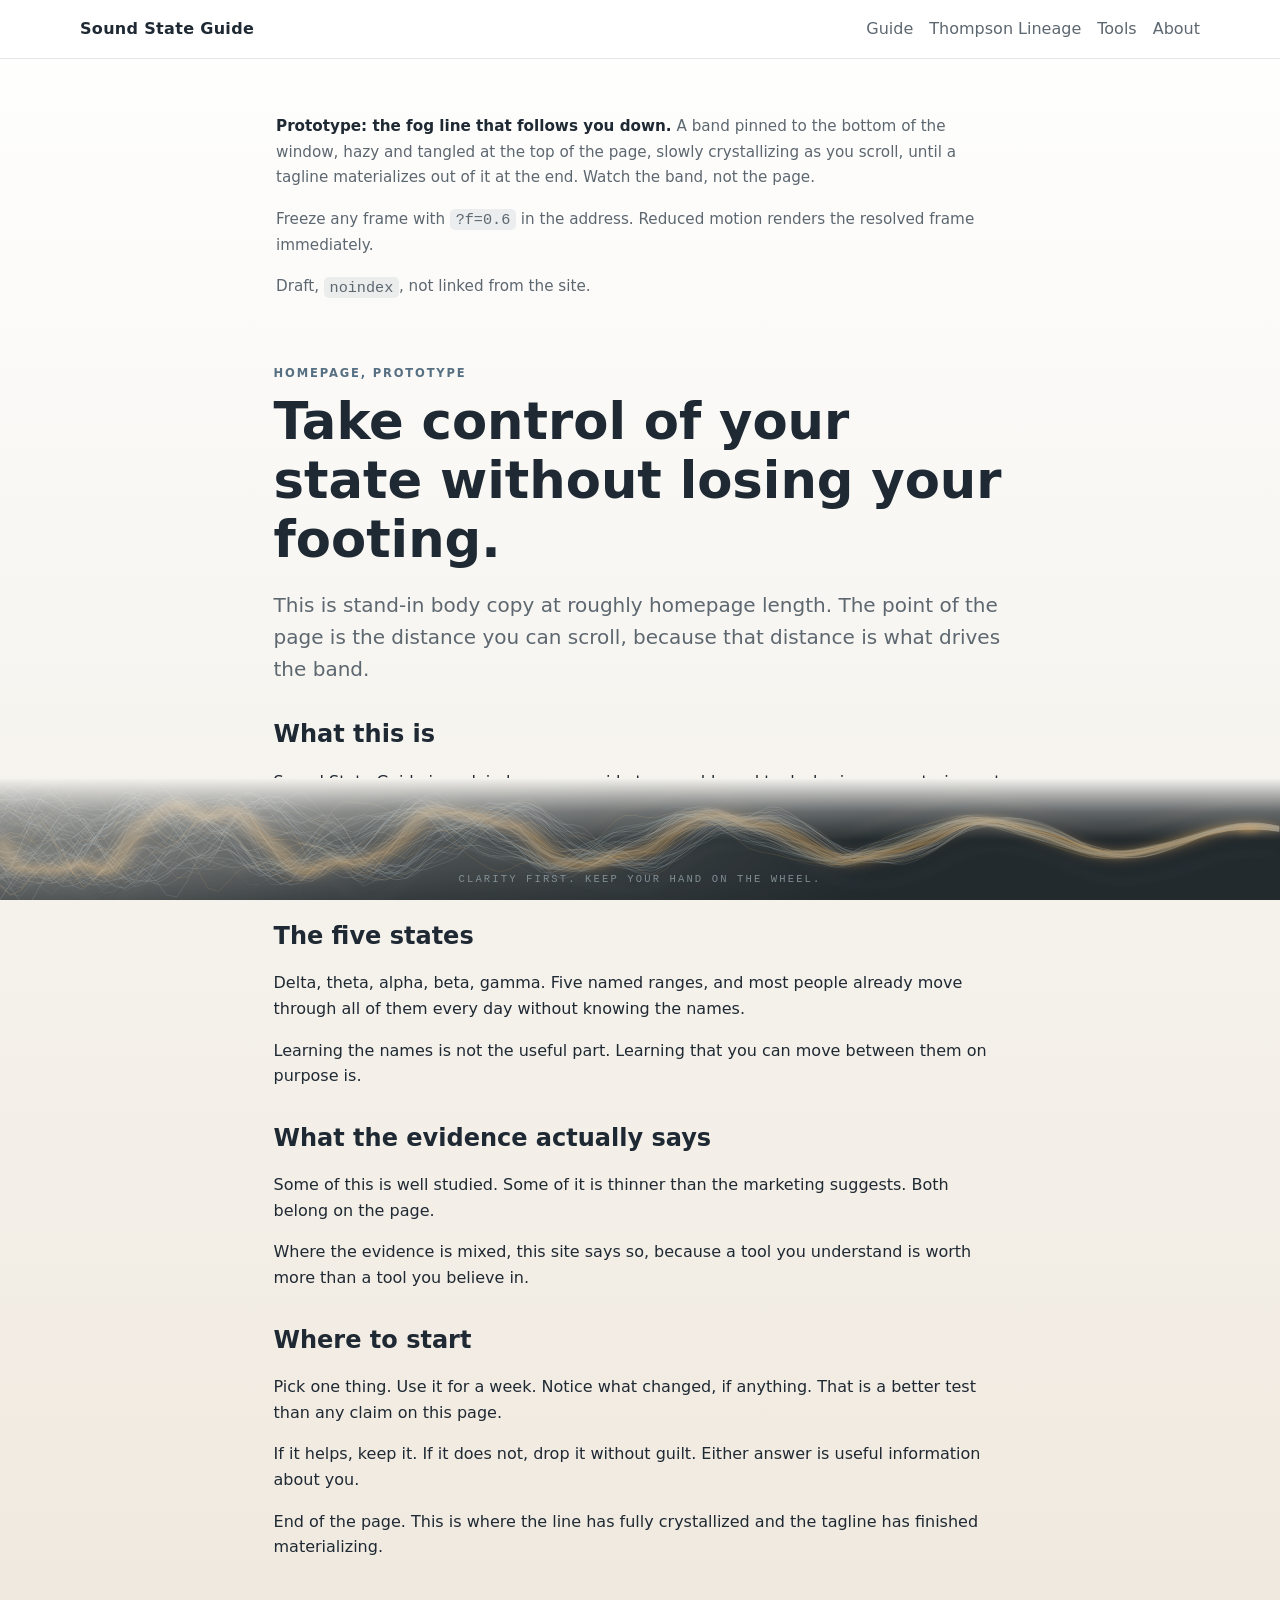
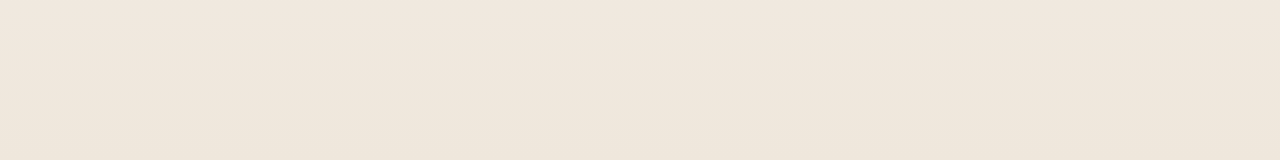
<file: lab/fog-bottom/index.html>
<!doctype html>
<html lang="en">
<head>
  <meta charset="utf-8" />
  <meta name="viewport" content="width=device-width, initial-scale=1" />
  <meta name="robots" content="noindex, nofollow" />
  <title>The fog line that follows you down | Sound State Guide</title>
  <meta name="description" content="Prototype: a sticky fog line at the bottom of the page that crystallizes as you scroll and resolves into a tagline." />
  <link rel="icon" href="../../assets/img/favicon.svg" type="image/svg+xml" />
  <link rel="stylesheet" href="../../assets/css/styles.css" />
  <style>
    :root {
      --band-h: clamp(78px, 10vw, 122px);
      --brass: #D9A45B;
      --brass-hi: #F2EDE3;
      --brass-mid: #8A979D;
    }
    body { padding-bottom: var(--band-h); }

    .proto-note {
      max-width: 760px; margin: 0 auto; padding: 2.5rem 1rem 0;
      color: var(--muted); font-size: 0.95rem; line-height: 1.7;
    }
    .proto-note strong { color: #1f2933; }
    .proto-note code { font-family: ui-monospace, monospace; background: rgba(86,111,130,0.10); padding: 0.1rem 0.35rem; border-radius: 5px; }

    /* ---------- the band ---------- */
    .fogband {
      position: fixed; left: 0; right: 0; bottom: 0;
      height: var(--band-h);
      z-index: 40;
      overflow: hidden;
      background: #232A2E;
      pointer-events: none;
      will-change: opacity;
    }
    .fogband .bl {
      position: absolute; inset: 0;
      width: 100%; height: 100%;
      object-fit: cover; object-position: center center;
      display: block;
    }
    .fogband .haze {
      position: absolute; inset: -20% -10% -20% -10%;
      background:
        radial-gradient(42% 90% at 8% 60%, rgba(242,237,227,0.34), transparent 70%),
        radial-gradient(36% 80% at 26% 40%, rgba(242,237,227,0.26), transparent 72%),
        radial-gradient(44% 96% at 2% 30%, rgba(242,237,227,0.22), transparent 74%),
        radial-gradient(30% 70% at 44% 55%, rgba(242,237,227,0.14), transparent 76%);
      filter: blur(22px);
      pointer-events: none;
    }
    /* the band blends up into the page instead of cutting it */
    .fogband .edge {
      position: absolute; left: 0; right: 0; top: 0; height: 62px;
      background: linear-gradient(180deg,
        rgba(246,244,239,1) 0%,
        rgba(246,244,239,0.72) 22%,
        rgba(246,244,239,0.30) 55%,
        rgba(246,244,239,0) 100%);
      pointer-events: none;
    }
    .fogband .tag {
      position: absolute; left: 0; right: 0; bottom: 12px;
      text-align: center; pointer-events: none;
    }
    .fogband .tag strong {
      display: block;
      font-size: clamp(0.95rem, 1.5vw, 1.35rem);
      font-weight: 800; letter-spacing: 0.01em;
      color: var(--brass-hi);
      text-shadow: 0 2px 14px rgba(35,42,46,0.85);
    }
    .fogband .tag span {
      display: block; margin-top: 0.25rem;
      font-family: ui-monospace, monospace; font-size: 0.66rem;
      letter-spacing: 0.2em; text-transform: uppercase;
      color: rgba(138,151,157,0.9);
    }
    @media (max-width: 700px) {
      .fogband .bl { object-position: center 40%; }
      .fogband .tag strong { font-size: 0.92rem; }
    }
  </style>
</head>
<body>

  <header class="site-header">
    <div class="container nav-wrap">
      <a class="brand" href="../../">Sound State Guide</a>
      <nav class="site-nav" aria-label="Primary">
        <a href="../../guide/">Guide</a>
        <a href="../../thompson-lineage/">Thompson Lineage</a>
        <a href="../../tools/">Tools</a>
        <a href="../../about/">About</a>
      </nav>
    </div>
  </header>

  <div class="proto-note">
    <p><strong>Prototype: the fog line that follows you down.</strong> A band pinned to the bottom of the window, hazy and tangled at the top of the page, slowly crystallizing as you scroll, until a tagline materializes out of it at the end. Watch the band, not the page.</p>
    <p>Freeze any frame with <code>?f=0.6</code> in the address. Reduced motion renders the resolved frame immediately.</p>
    <p>Draft, <code>noindex</code>, not linked from the site.</p>
  </div>

  <main class="page">
    <div class="container prose">
      <p class="eyebrow">Homepage, prototype</p>
      <h1>Take control of your state without losing your footing.</h1>
      <p class="lead">This is stand-in body copy at roughly homepage length. The point of the page is the distance you can scroll, because that distance is what drives the band.</p>
      <h2>What this is</h2>
      <p>Sound State Guide is a plain-language guide to sound-based tools, brainwave entrainment, and the lineage the work comes from.</p><p>Nothing here is sold as a treatment. The point is understanding, so you can judge a tool instead of being carried by it.</p>
      <h2>The five states</h2>
      <p>Delta, theta, alpha, beta, gamma. Five named ranges, and most people already move through all of them every day without knowing the names.</p><p>Learning the names is not the useful part. Learning that you can move between them on purpose is.</p>
      <h2>What the evidence actually says</h2>
      <p>Some of this is well studied. Some of it is thinner than the marketing suggests. Both belong on the page.</p><p>Where the evidence is mixed, this site says so, because a tool you understand is worth more than a tool you believe in.</p>
      <h2>Where to start</h2>
      <p>Pick one thing. Use it for a week. Notice what changed, if anything. That is a better test than any claim on this page.</p><p>If it helps, keep it. If it does not, drop it without guilt. Either answer is useful information about you.</p>
      <p>End of the page. This is where the line has fully crystallized and the tagline has finished materializing.</p>
    </div>
  </main>

  <div class="fogband" id="fogband" aria-hidden="true">
    <img class="bl" id="blTangle" src="../img/lid-tangle-brass.svg" alt="" />
    <img class="bl" id="blBlur" src="../img/band-signal-blur-brass.svg" alt="" />
    <img class="bl" id="blSharp" src="../img/lid-signal-brass.svg" alt="" />
    <div class="haze" id="blHaze"></div>
    <div class="edge"></div>
    <div class="tag">
      <strong id="tagLine">Sound that helps you find the right state.</strong>
      <span>Clarity first. Keep your hand on the wheel.</span>
    </div>
  </div>

  <script>
  (function () {
    var tangle = document.getElementById('blTangle');
    var blur = document.getElementById('blBlur');
    var sharp = document.getElementById('blSharp');
    var haze = document.getElementById('blHaze');
    var tag = document.getElementById('tagLine');
    if (!tangle || !blur || !sharp) return;

    function clamp(v) { return v < 0 ? 0 : v > 1 ? 1 : v; }

    function apply(p) {
      p = clamp(p);
      tangle.style.opacity = (0.90 - 0.86 * p).toFixed(3);
      haze.style.opacity = (1 - 1.02 * p).toFixed(3);
      /* the crystallise: hazy copy dissolves, sharp copy resolves in its place */
      blur.style.opacity = (0.92 - 0.92 * Math.min(1, p * 1.35)).toFixed(3);
      sharp.style.opacity = (0.04 + 0.96 * clamp((p - 0.18) * 1.45)).toFixed(3);
      sharp.style.transform = 'scale(' + (1.012 - 0.012 * p).toFixed(4) + ')';
      tag.style.opacity = clamp((p - 0.62) * 3.1).toFixed(3);
    }

    var params = new URLSearchParams(location.search);
    if (params.has('f')) {
      document.documentElement.classList.add('frozen');
      apply(parseFloat(params.get('f')) || 0);
      return;
    }
    if (window.matchMedia('(prefers-reduced-motion: reduce)').matches) { apply(1); return; }

    var queued = false;
    function update() {
      queued = false;
      var span = document.documentElement.scrollHeight - window.innerHeight;
      if (span <= 0) { apply(1); return; }
      apply(window.scrollY / span);
    }
    function onScroll() { if (!queued) { queued = true; requestAnimationFrame(update); } }
    window.addEventListener('scroll', onScroll, { passive: true });
    window.addEventListener('resize', onScroll);
    update();
  })();
  </script>
</body>
</html>
</file>
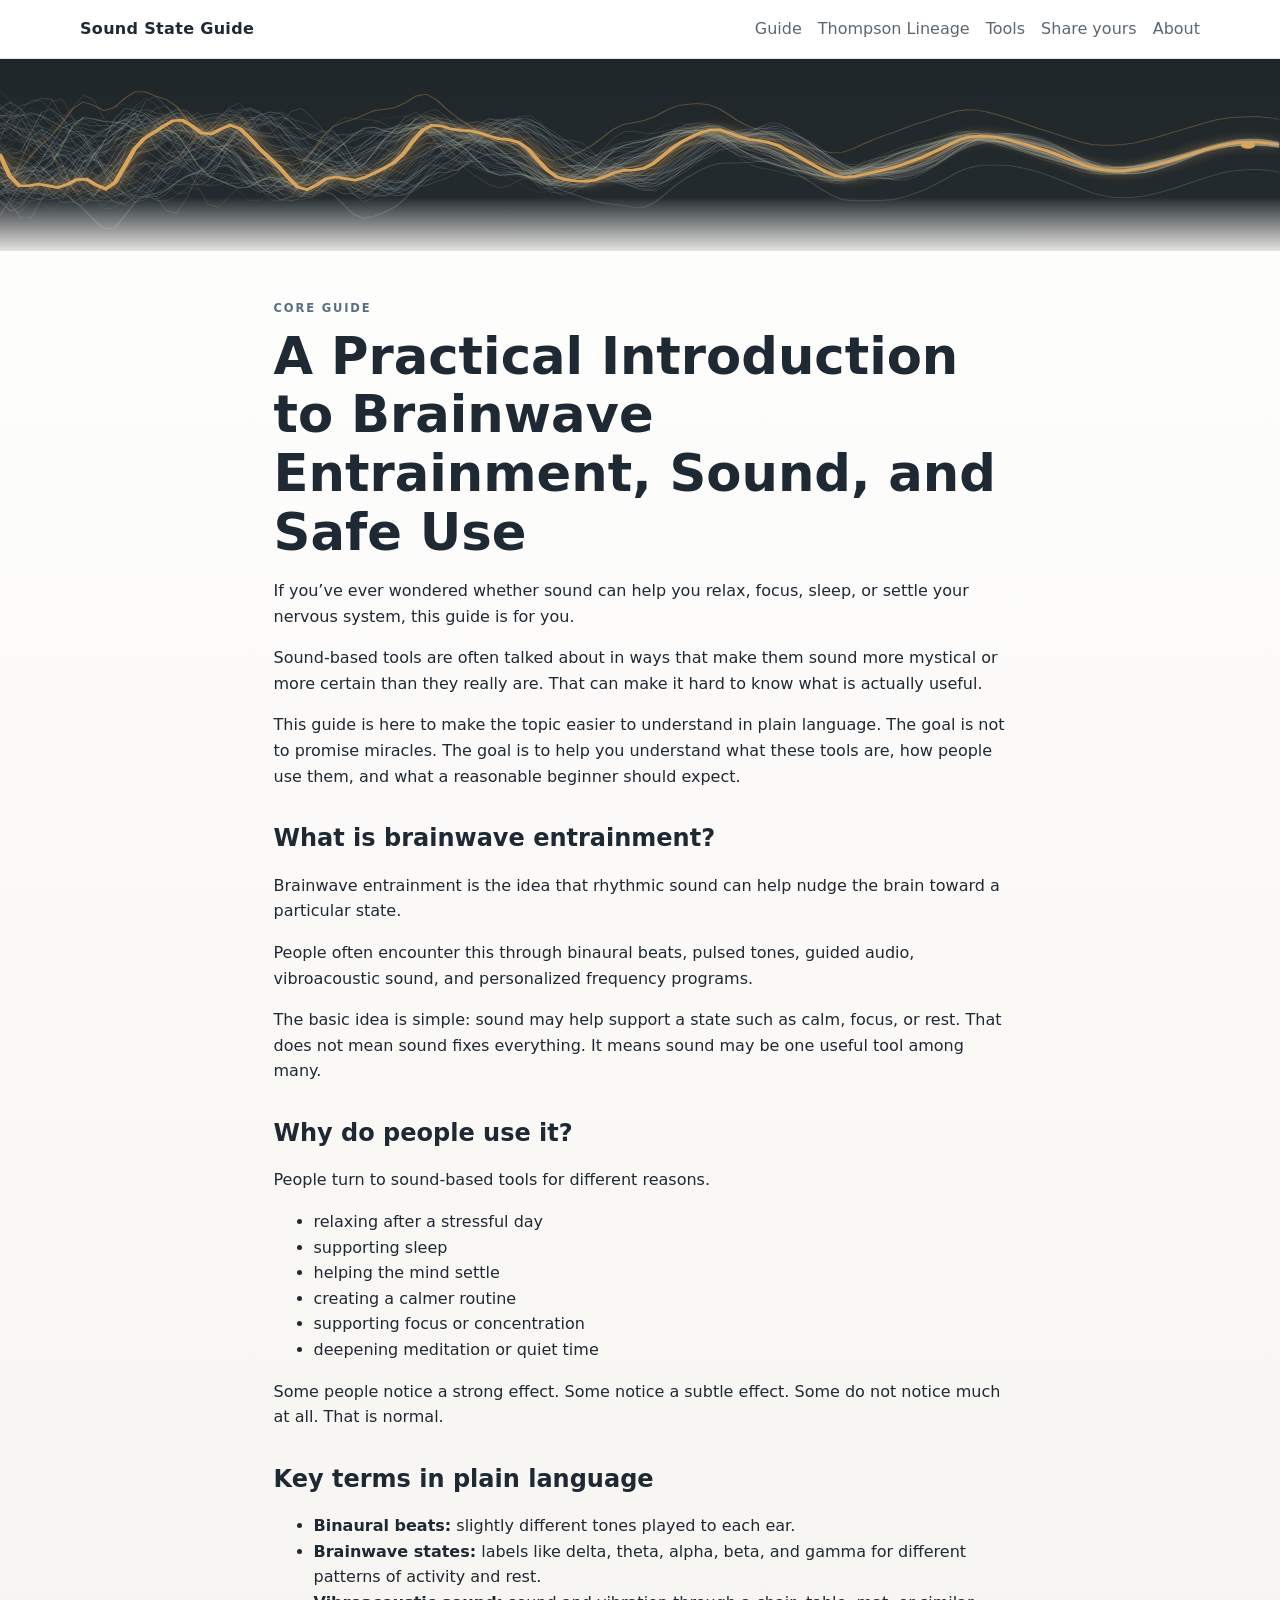
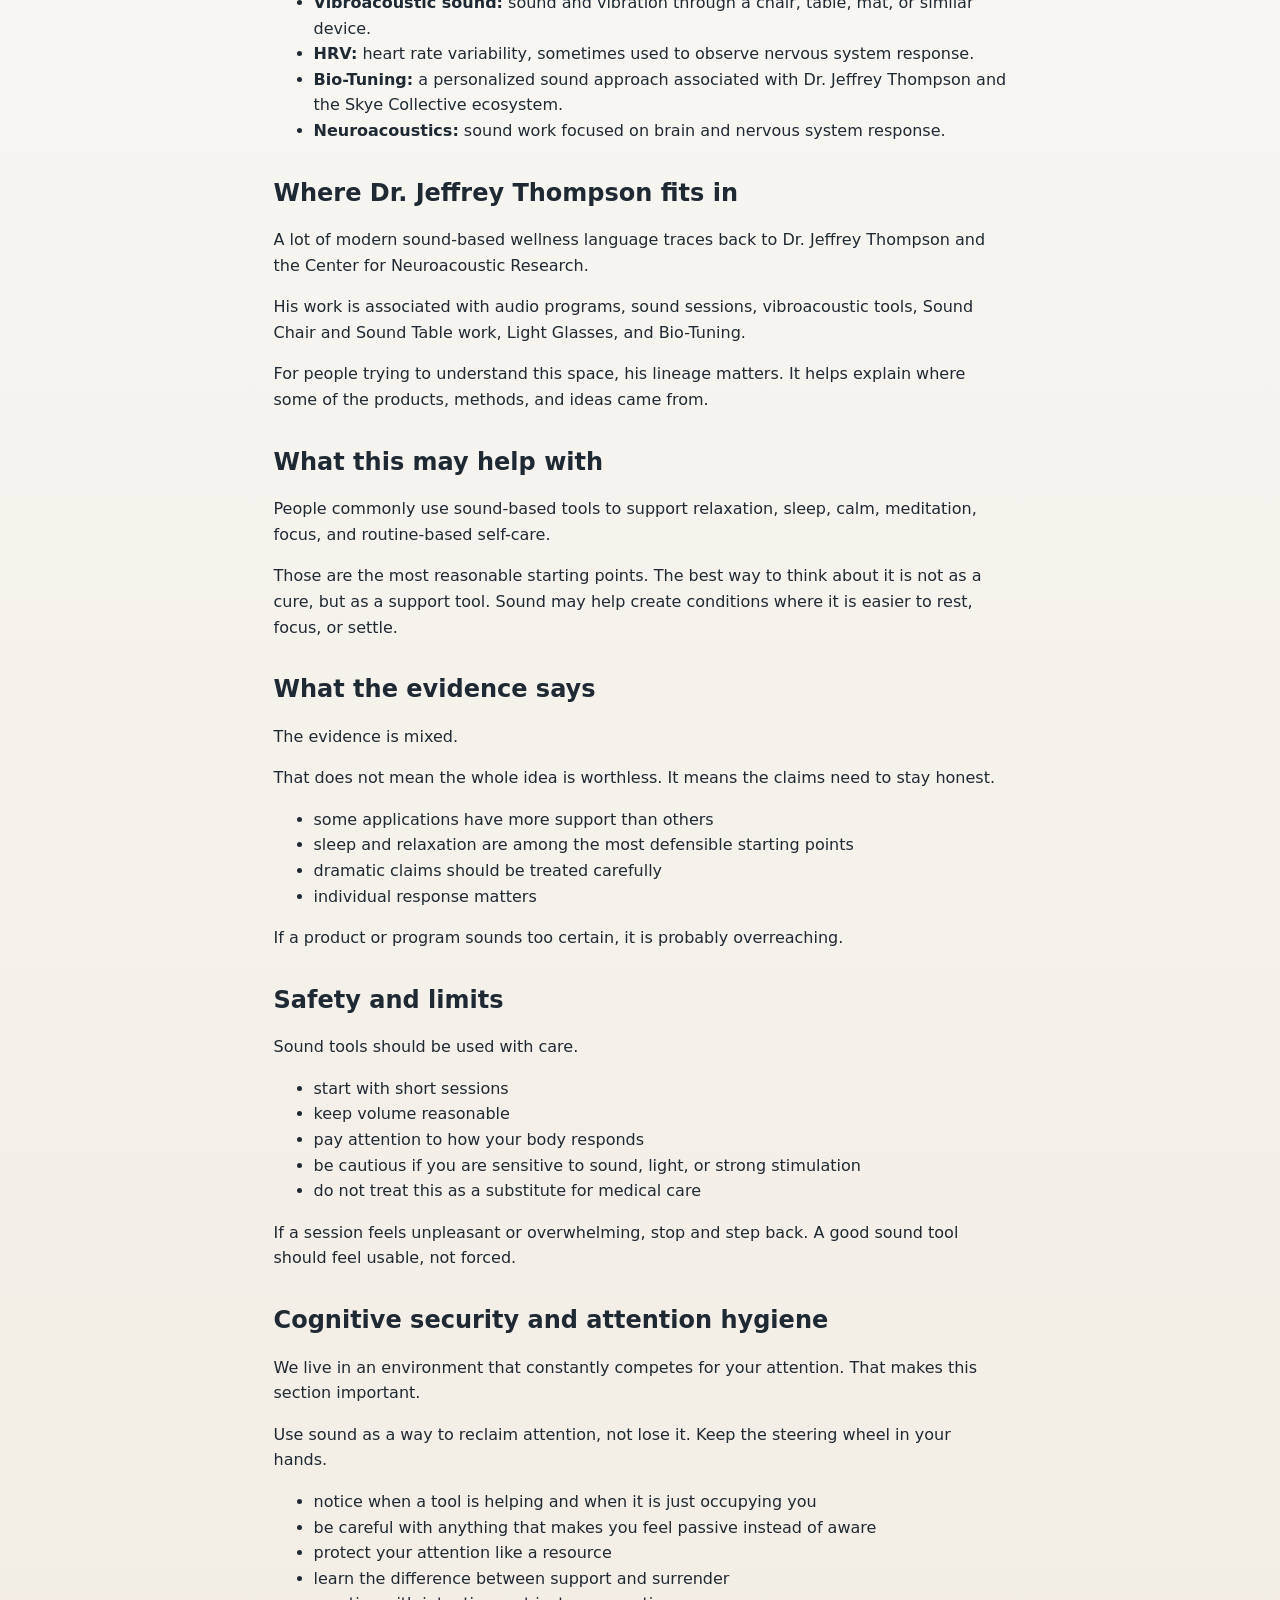
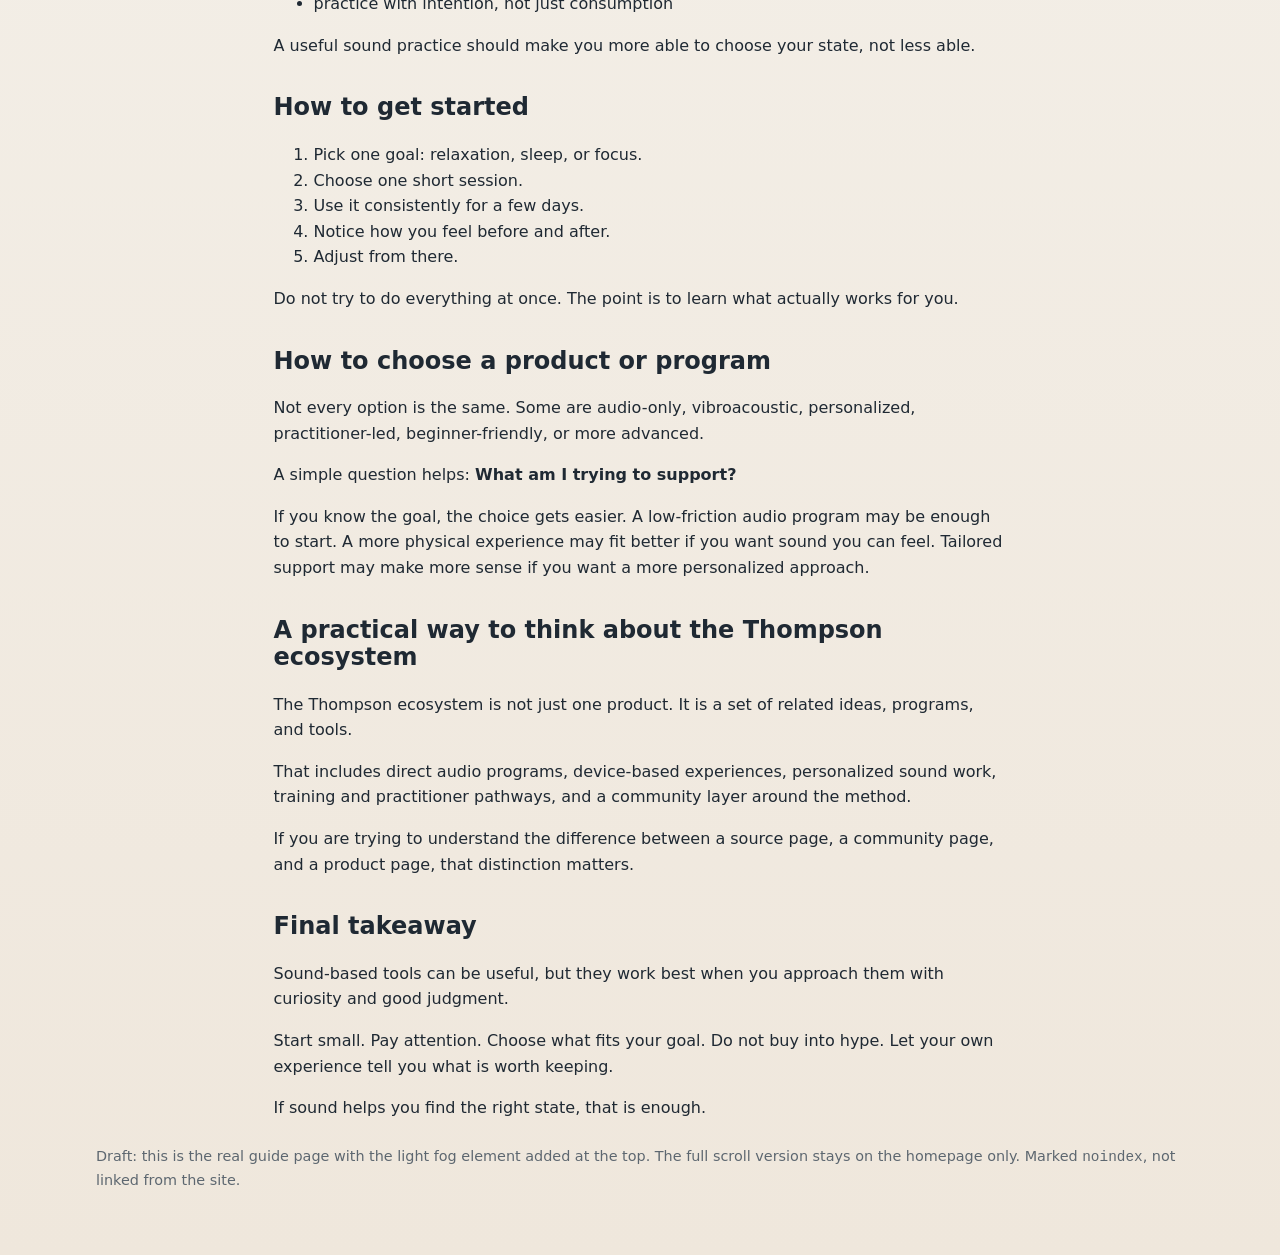
<file: lab/fog-light/index.html>
<!doctype html>
<html lang="en">
<head>
  <meta charset="utf-8" />
  <meta name="viewport" content="width=device-width, initial-scale=1" />
  <meta name="robots" content="noindex, nofollow" />
  <title>Sound Entrainment Guide | Sound State Guide</title>
  <meta name="description" content="A practical introduction to brainwave entrainment, sound-based tools, and safe use." />
  <link rel="icon" href="../../assets/img/favicon.svg" type="image/svg+xml" />
  <link rel="stylesheet" href="../../assets/css/styles.css" />
  <script type="application/ld+json">{
    "@context": "https://schema.org",
    "@graph": [
      {
        "@type": "WebPage",
        "@id": "https://focusingpulse.github.io/Sound-State-Guide/guide/#webpage",
        "url": "https://focusingpulse.github.io/Sound-State-Guide/guide/",
        "name": "Sound Entrainment Guide",
        "description": "A practical introduction to brainwave entrainment, sound-based tools, and safe use.",
        "isPartOf": {
          "@id": "https://focusingpulse.github.io/Sound-State-Guide/#website"
        }
      },
      {
        "@type": "Article",
        "@id": "https://focusingpulse.github.io/Sound-State-Guide/guide/#article",
        "headline": "A Practical Introduction to Brainwave Entrainment, Sound, and Safe Use",
        "description": "A practical introduction to brainwave entrainment, sound-based tools, and safe use.",
        "mainEntityOfPage": {
          "@id": "https://focusingpulse.github.io/Sound-State-Guide/guide/#webpage"
        },
        "author": {
          "@id": "https://focusingpulse.github.io/Sound-State-Guide/#person"
        },
        "publisher": {
          "@id": "https://focusingpulse.github.io/Sound-State-Guide/#organization"
        }
      },
      {
        "@type": "Organization",
        "@id": "https://focusingpulse.github.io/Sound-State-Guide/#organization",
        "name": "Sound State Guide",
        "url": "https://focusingpulse.github.io/Sound-State-Guide/",
        "knowsAbout": [
          "Brainwave entrainment",
          "Sound therapy",
          "Neuroacoustics",
          "Vibroacoustic therapy",
          "Binaural beats",
          "Sound-based wellness tools"
        ],
        "founder": {
          "@id": "https://focusingpulse.github.io/Sound-State-Guide/#person"
        }
      },
      {
        "@type": "Person",
        "@id": "https://focusingpulse.github.io/Sound-State-Guide/#person",
        "name": "Chris Bruyette",
        "worksFor": {
          "@id": "https://focusingpulse.github.io/Sound-State-Guide/#organization"
        },
        "knowsAbout": [
          "Brainwave entrainment",
          "Sound therapy",
          "Neuroacoustics",
          "Vibroacoustic therapy"
        ]
      }
    ]
  }</script>
  <style>
    /* --- the light variant: a fog lid on an inner page -----------------
       No scroll coupling. One animation on page load, then it is static.
       Only opacity and transform, and reduced-motion skips the animation
       entirely and renders the resolved frame. */
    .fog-lid {
      position: relative;
      height: clamp(112px, 15vw, 216px);
      overflow: hidden;
      background: linear-gradient(180deg, #20272B 0%, #232A2E 70%, #232A2E 100%);
      background-color: #232A2E;
    }
    .fog-lid img {
      position: absolute; inset: 0;
      width: 100%; height: 100%;
      object-fit: cover; object-position: center center;
      display: block;
    }
    .fog-lid .lid-signal { animation: lidResolve 1.7s cubic-bezier(.22,.7,.3,1) both; }
    @keyframes lidResolve {
      from { opacity: 0.10; transform: translateY(12px); }
      to   { opacity: 1;    transform: none; }
    }
    @media (prefers-reduced-motion: reduce) {
      .fog-lid .lid-signal { animation: none; opacity: 1; }
    }
    /* the lid fades into the page's own cream ground */
    .fog-lid::after {
      content: ""; position: absolute; left: 0; right: 0; bottom: 0; height: 54px;
      background: linear-gradient(180deg, rgba(246,244,239,0) 0%, rgba(246,244,239,0.92) 100%);
      pointer-events: none;
    }
    .lid-note {
      max-width: 1120px; margin: 1.5rem auto 0; padding: 0 1rem;
      color: var(--muted); font-size: 0.9rem;
    }
  </style>
</head>
<body>
  <header class="site-header">
    <div class="container nav-wrap">
      <a class="brand" href="../../">Sound State Guide</a>
      <nav class="site-nav" aria-label="Primary">
        <a href="../../guide/">Guide</a>
        <a href="../../thompson-lineage/">Thompson Lineage</a>
        <a href="../../tools/">Tools</a>
        <a href="../share/">Share yours</a>
        <a href="../../about/">About</a>
      </nav>
    </div>
  </header>
  <div class="fog-lid" aria-hidden="true">
    <img src="../img/lid-tangle-brass.svg" alt="" />
    <img class="lid-signal" src="../img/lid-signal-brass.svg" alt="" />
  </div>

  <main class="page">
    <div class="container prose">
      <p class="eyebrow">Core guide</p>
      <h1>A Practical Introduction to Brainwave Entrainment, Sound, and Safe Use</h1>
      <p>If you’ve ever wondered whether sound can help you relax, focus, sleep, or settle your nervous system, this guide is for you.</p>
      <p>Sound-based tools are often talked about in ways that make them sound more mystical or more certain than they really are. That can make it hard to know what is actually useful.</p>
      <p>This guide is here to make the topic easier to understand in plain language. The goal is not to promise miracles. The goal is to help you understand what these tools are, how people use them, and what a reasonable beginner should expect.</p>

      <h2>What is brainwave entrainment?</h2>
      <p>Brainwave entrainment is the idea that rhythmic sound can help nudge the brain toward a particular state.</p>
      <p>People often encounter this through binaural beats, pulsed tones, guided audio, vibroacoustic sound, and personalized frequency programs.</p>
      <p>The basic idea is simple: sound may help support a state such as calm, focus, or rest. That does not mean sound fixes everything. It means sound may be one useful tool among many.</p>

      <h2>Why do people use it?</h2>
      <p>People turn to sound-based tools for different reasons.</p>
      <ul>
        <li>relaxing after a stressful day</li>
        <li>supporting sleep</li>
        <li>helping the mind settle</li>
        <li>creating a calmer routine</li>
        <li>supporting focus or concentration</li>
        <li>deepening meditation or quiet time</li>
      </ul>
      <p>Some people notice a strong effect. Some notice a subtle effect. Some do not notice much at all. That is normal.</p>

      <h2>Key terms in plain language</h2>
      <ul>
        <li><strong>Binaural beats:</strong> slightly different tones played to each ear.</li>
        <li><strong>Brainwave states:</strong> labels like delta, theta, alpha, beta, and gamma for different patterns of activity and rest.</li>
        <li><strong>Vibroacoustic sound:</strong> sound and vibration through a chair, table, mat, or similar device.</li>
        <li><strong>HRV:</strong> heart rate variability, sometimes used to observe nervous system response.</li>
        <li><strong>Bio-Tuning:</strong> a personalized sound approach associated with Dr. Jeffrey Thompson and the Skye Collective ecosystem.</li>
        <li><strong>Neuroacoustics:</strong> sound work focused on brain and nervous system response.</li>
      </ul>

      <h2>Where Dr. Jeffrey Thompson fits in</h2>
      <p>A lot of modern sound-based wellness language traces back to Dr. Jeffrey Thompson and the Center for Neuroacoustic Research.</p>
      <p>His work is associated with audio programs, sound sessions, vibroacoustic tools, Sound Chair and Sound Table work, Light Glasses, and Bio-Tuning.</p>
      <p>For people trying to understand this space, his lineage matters. It helps explain where some of the products, methods, and ideas came from.</p>

      <h2>What this may help with</h2>
      <p>People commonly use sound-based tools to support relaxation, sleep, calm, meditation, focus, and routine-based self-care.</p>
      <p>Those are the most reasonable starting points. The best way to think about it is not as a cure, but as a support tool. Sound may help create conditions where it is easier to rest, focus, or settle.</p>

      <h2>What the evidence says</h2>
      <p>The evidence is mixed.</p>
      <p>That does not mean the whole idea is worthless. It means the claims need to stay honest.</p>
      <ul>
        <li>some applications have more support than others</li>
        <li>sleep and relaxation are among the most defensible starting points</li>
        <li>dramatic claims should be treated carefully</li>
        <li>individual response matters</li>
      </ul>
      <p>If a product or program sounds too certain, it is probably overreaching.</p>

      <h2>Safety and limits</h2>
      <p>Sound tools should be used with care.</p>
      <ul>
        <li>start with short sessions</li>
        <li>keep volume reasonable</li>
        <li>pay attention to how your body responds</li>
        <li>be cautious if you are sensitive to sound, light, or strong stimulation</li>
        <li>do not treat this as a substitute for medical care</li>
      </ul>
      <p>If a session feels unpleasant or overwhelming, stop and step back. A good sound tool should feel usable, not forced.</p>

      <h2>Cognitive security and attention hygiene</h2>
      <p>We live in an environment that constantly competes for your attention. That makes this section important.</p>
      <p>Use sound as a way to reclaim attention, not lose it. Keep the steering wheel in your hands.</p>
      <ul>
        <li>notice when a tool is helping and when it is just occupying you</li>
        <li>be careful with anything that makes you feel passive instead of aware</li>
        <li>protect your attention like a resource</li>
        <li>learn the difference between support and surrender</li>
        <li>practice with intention, not just consumption</li>
      </ul>
      <p>A useful sound practice should make you more able to choose your state, not less able.</p>

      <h2>How to get started</h2>
      <ol>
        <li>Pick one goal: relaxation, sleep, or focus.</li>
        <li>Choose one short session.</li>
        <li>Use it consistently for a few days.</li>
        <li>Notice how you feel before and after.</li>
        <li>Adjust from there.</li>
      </ol>
      <p>Do not try to do everything at once. The point is to learn what actually works for you.</p>

      <h2>How to choose a product or program</h2>
      <p>Not every option is the same. Some are audio-only, vibroacoustic, personalized, practitioner-led, beginner-friendly, or more advanced.</p>
      <p>A simple question helps: <strong>What am I trying to support?</strong></p>
      <p>If you know the goal, the choice gets easier. A low-friction audio program may be enough to start. A more physical experience may fit better if you want sound you can feel. Tailored support may make more sense if you want a more personalized approach.</p>

      <h2>A practical way to think about the Thompson ecosystem</h2>
      <p>The Thompson ecosystem is not just one product. It is a set of related ideas, programs, and tools.</p>
      <p>That includes direct audio programs, device-based experiences, personalized sound work, training and practitioner pathways, and a community layer around the method.</p>
      <p>If you are trying to understand the difference between a source page, a community page, and a product page, that distinction matters.</p>

      <h2>Final takeaway</h2>
      <p>Sound-based tools can be useful, but they work best when you approach them with curiosity and good judgment.</p>
      <p>Start small. Pay attention. Choose what fits your goal. Do not buy into hype. Let your own experience tell you what is worth keeping.</p>
      <p>If sound helps you find the right state, that is enough.</p>
    </div>
  
      <p class="lid-note">Draft: this is the real guide page with the light fog element added at the top. The full scroll version stays on the homepage only. Marked <code>noindex</code>, not linked from the site.</p>
</main>
</body>
</html>
</file>
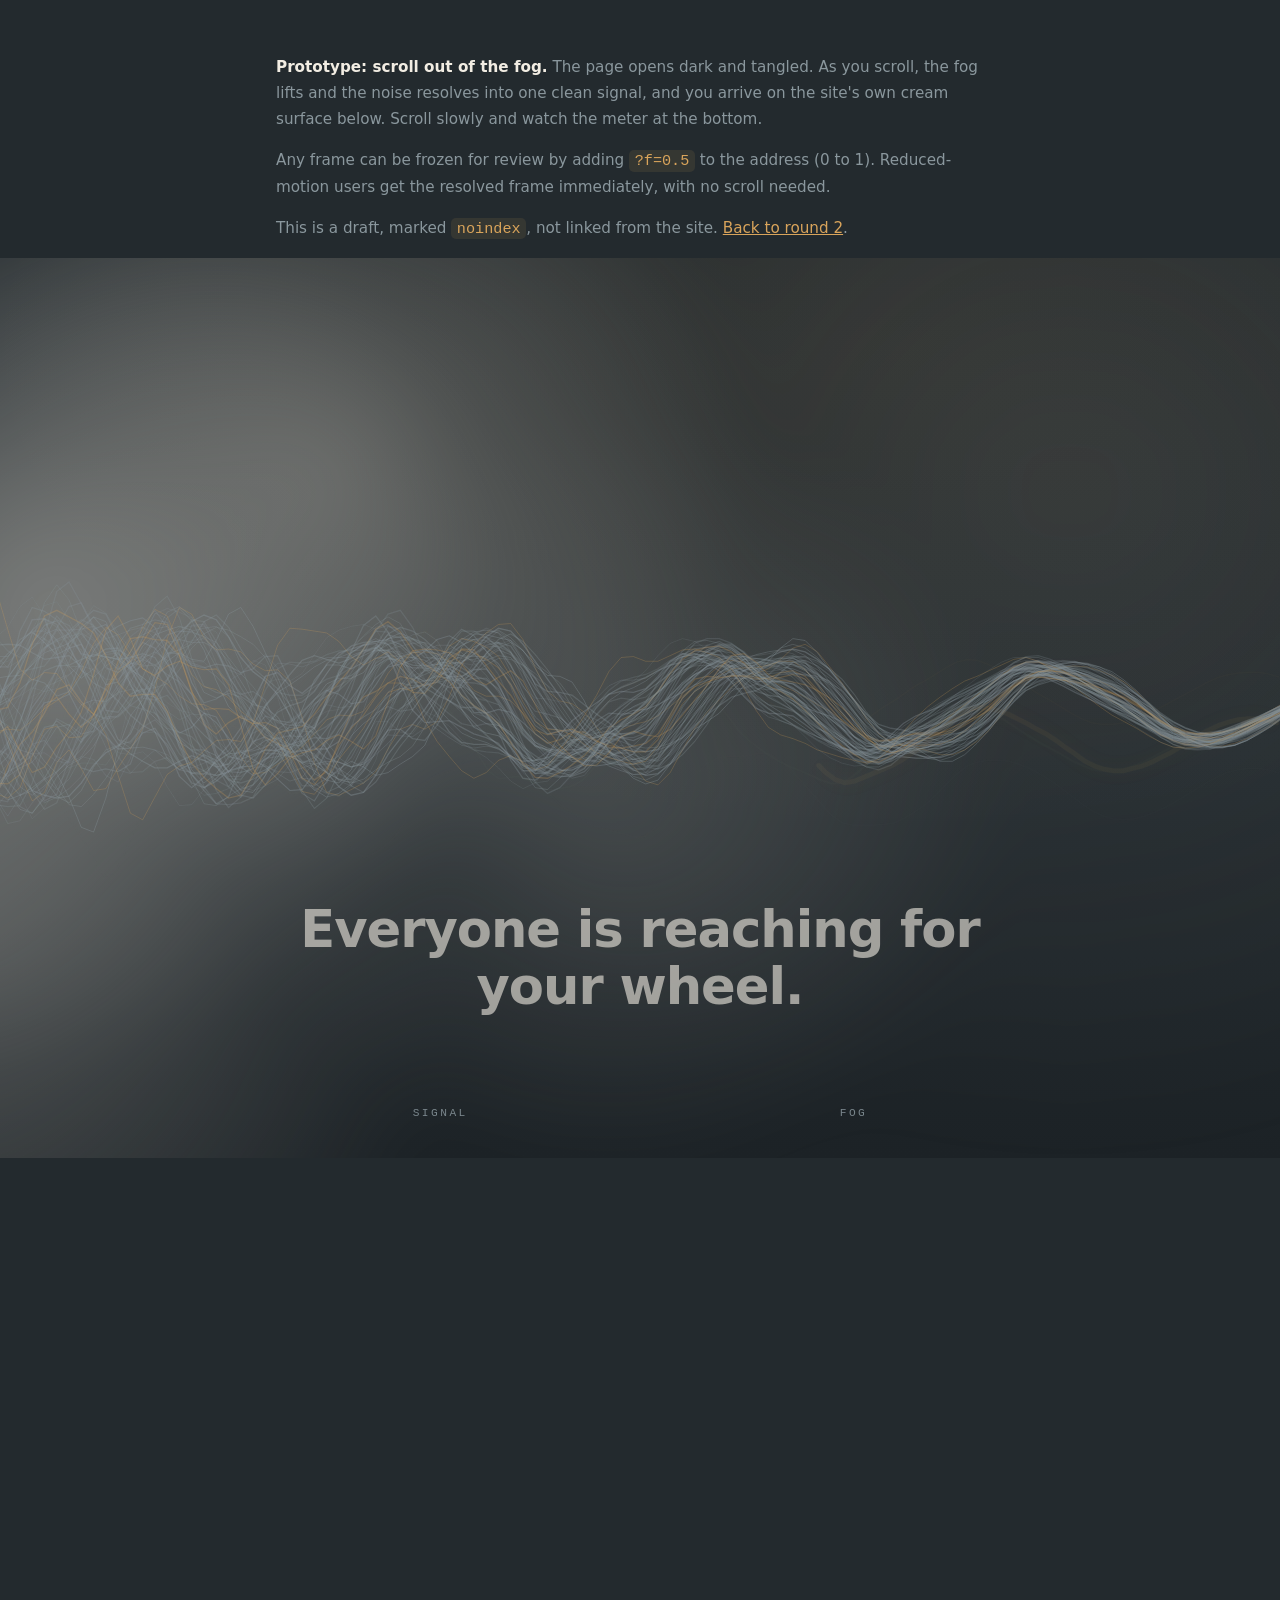
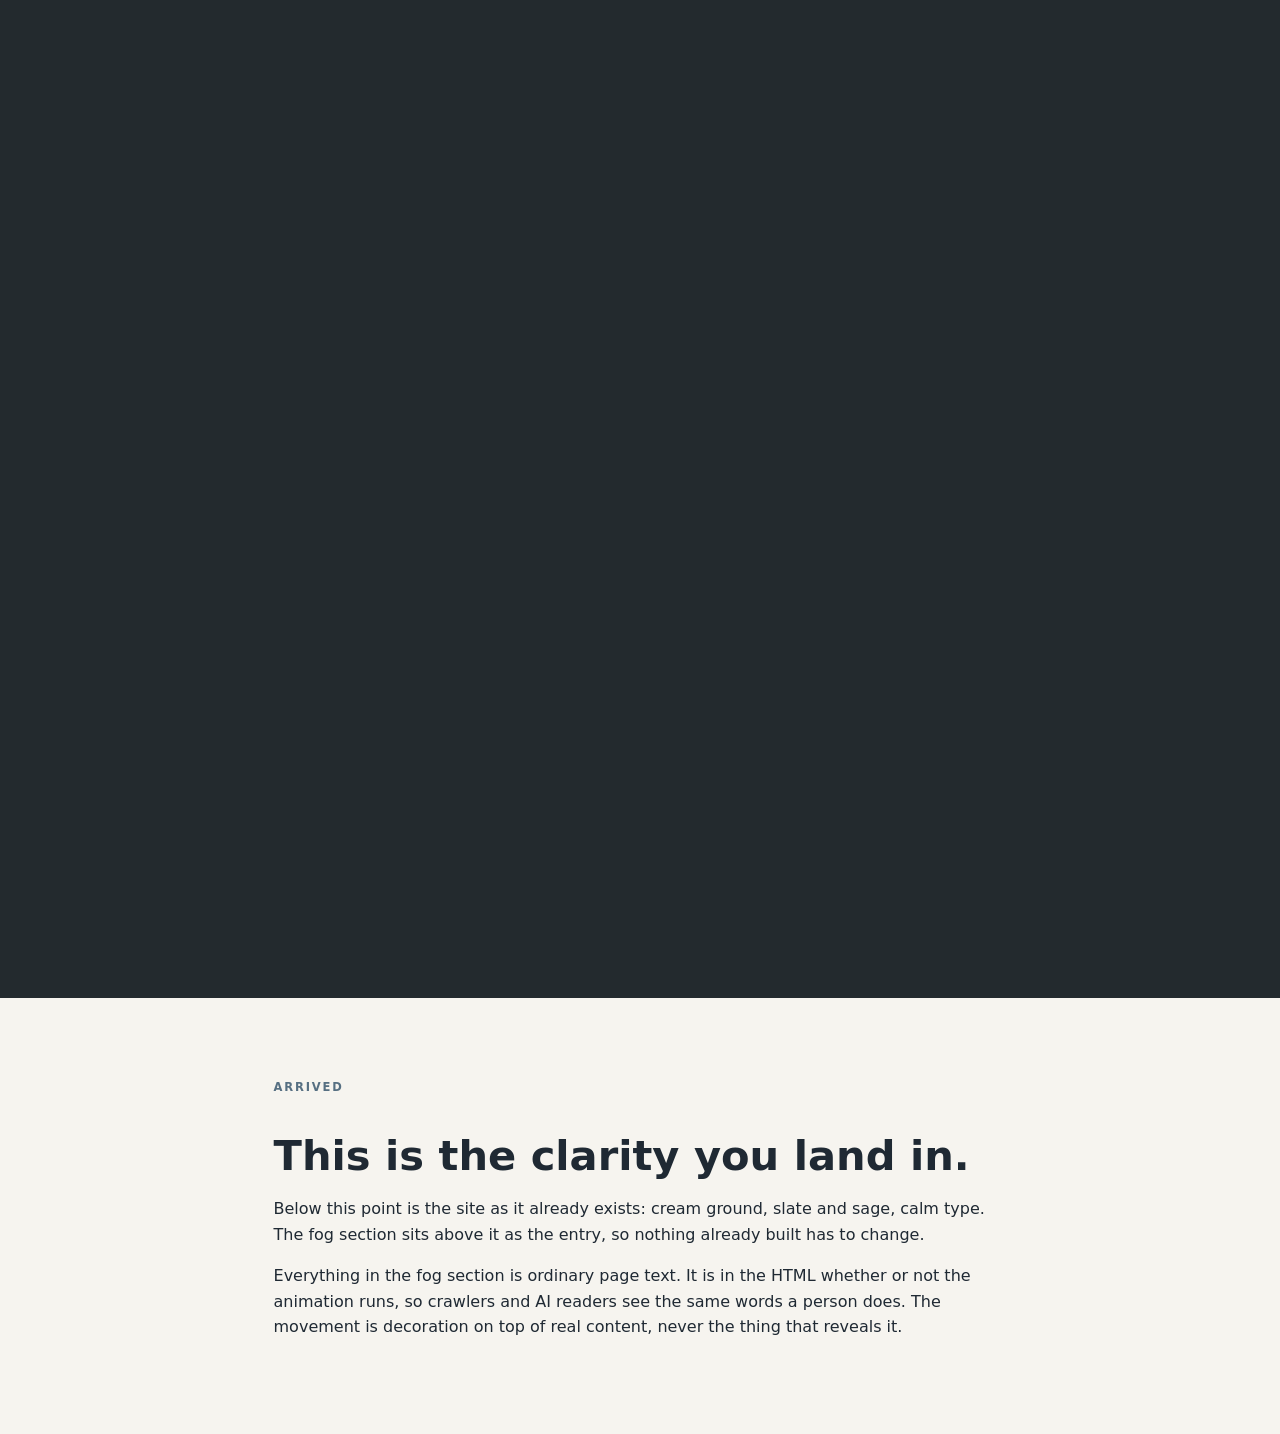
<file: lab/fog-scroll/index.html>
<!doctype html>
<html lang="en">
<head>
  <meta charset="utf-8" />
  <meta name="viewport" content="width=device-width, initial-scale=1" />
  <meta name="robots" content="noindex, nofollow" />
  <title>Scroll out of the fog | Sound State Guide</title>
  <meta name="description" content="Prototype of the scroll-driven fog to clarity transition. Draft working surface." />
  <link rel="icon" href="../../assets/img/favicon.svg" type="image/svg+xml" />
  <link rel="stylesheet" href="../../assets/css/styles.css" />
  <style>
    :root {
      --brass-bg: #232A2E;
      --brass-lo: #2C353A;
      --brass-mid: #8A979D;
      --brass-hi: #F2EDE3;
      --brass: #D9A45B;
      --sage: #8FA67C;
    }
    body { background: var(--brass-bg); }

    .proto-note {
      max-width: 760px; margin: 0 auto; padding: 2.5rem 1rem 0;
      color: var(--brass-mid); font-size: 0.95rem; line-height: 1.7;
    }
    .proto-note strong { color: var(--brass-hi); }
    .proto-note code {
      font-family: ui-monospace, monospace; color: var(--brass);
      background: rgba(217,164,91,0.10); padding: 0.1rem 0.35rem; border-radius: 5px;
    }
    .proto-note a { color: var(--brass); text-decoration: underline; }

    /* ---- the scroll track ---- */
    .fogtrack { position: relative; height: 260vh; }
    .fogstage {
      position: sticky; top: 0; height: 100vh; overflow: hidden;
      background:
        radial-gradient(120% 90% at 70% 10%, rgba(217,164,91,0.07), transparent 60%),
        linear-gradient(180deg, #20272B 0%, var(--brass-bg) 55%, #1C2226 100%);
    }
    .layer {
      position: absolute; inset: 0; display: flex; align-items: center; justify-content: center;
      pointer-events: none;
    }
    .layer > * { width: 118%; max-width: none; height: auto; }
    #haze {
      position: absolute; inset: -10% -10% -10% -10%;
      background:
        radial-gradient(44% 62% at 10% 40%, rgba(242,237,227,0.34), transparent 70%),
        radial-gradient(38% 54% at 30% 28%, rgba(242,237,227,0.28), transparent 72%),
        radial-gradient(46% 66% at 4% 72%, rgba(242,237,227,0.24), transparent 74%),
        radial-gradient(34% 46% at 48% 58%, rgba(242,237,227,0.16), transparent 76%),
        radial-gradient(60% 80% at 78% 30%, rgba(242,237,227,0.07), transparent 78%);
      filter: blur(34px);
      pointer-events: none;
      will-change: transform, opacity;
    }
    .sig-svg { width: 118% !important; height: auto; }
    .sig-svg #wave-main,
    .sig-svg #wave-glow {
      stroke-dasharray: 1500px;
      stroke-dashoffset: calc(var(--draw, 0) * 1500px);
    }

    .fogcopy {
      position: absolute; left: 0; right: 0; bottom: 16%;
      text-align: center; pointer-events: none;
    }
    .fogcopy p {
      margin: 0 auto; max-width: 22ch;
      font-size: clamp(1.6rem, 4.4vw, 3.2rem);
      font-weight: 800; letter-spacing: -0.02em; line-height: 1.1;
      transition: none;
    }
    #fcBefore { color: rgba(242,237,227,0.60); }
    #fcAfter  { color: var(--brass-hi); position: absolute; left: 0; right: 0; opacity: 0; }

    .fog-meter {
      position: absolute; left: 0; right: 0; bottom: 2.2rem;
      display: flex; align-items: center; gap: 1rem; justify-content: center;
      font-family: ui-monospace, monospace; font-size: 0.7rem;
      letter-spacing: 0.22em; color: rgba(138,151,157,0.85); pointer-events: none;
    }
    .fog-meter i {
      display: block; width: min(38vw, 340px); height: 2px;
      background: rgba(138,151,157,0.25); position: relative;
    }
    .fog-meter i::after {
      content: ""; position: absolute; inset: 0; background: var(--brass);
      transform: scaleX(0); transform-origin: left;
    }
    @media (max-width: 700px) {
      .fogtrack { height: 210vh; }
      .layer > * { width: 190%; }
      .sig-svg { width: 190% !important; }
      .fogcopy { bottom: 22%; }
    }
    @media (prefers-reduced-motion: reduce) {
      .fogtrack { height: auto; }
      .fogstage { position: relative; height: 78vh; }
    }
    /* frozen review frame: hide the notes and pin the stage full-viewport */
    .frozen body > .proto-note { display: none; }
    .frozen .fogtrack { height: 100vh; }
    .frozen .fogstage { position: fixed; inset: 0; height: 100vh; }
    .after { background: var(--brass-bg); }
  </style>
</head>
<body>

  <div class="proto-note">
    <p><strong>Prototype: scroll out of the fog.</strong> The page opens dark and tangled. As you scroll, the fog lifts and the noise resolves into one clean signal, and you arrive on the site's own cream surface below. Scroll slowly and watch the meter at the bottom.</p>
    <p>Any frame can be frozen for review by adding <code>?f=0.5</code> to the address (0 to 1). Reduced-motion users get the resolved frame immediately, with no scroll needed.</p>
    <p>This is a draft, marked <code>noindex</code>, not linked from the site. <a href="../round-2/">Back to round 2</a>.</p>
  </div>

  <section class="fogtrack" id="fogtrack">
    <div class="fogstage">
      <div id="haze" aria-hidden="true"></div>
      <div class="layer" id="tangleLayer" aria-hidden="true">
        <img src="../img/scroll-tangle-brass.svg" alt="" />
      </div>
      <div class="layer" id="signalLayer" aria-hidden="true">
        <svg class="sig-svg" xmlns="http://www.w3.org/2000/svg" viewBox="0 0 1600 620" width="1600" height="620">
  <defs>
    <filter id="sg" x="-30%" y="-300%" width="160%" height="700%"><feGaussianBlur stdDeviation="11"/></filter>
  </defs>
  <g><path d="M0,373 L13,363 L26,350 L39,346 L52,347 L65,329 L78,287 L91,244 L104,225 L117,228 L130,234 L143,235 L156,239 L169,253 L182,263 L195,260 L208,253 L221,263 L234,295 L247,332 L260,356 L273,367 L286,377 L299,385 L312,382 L325,369 L338,360 L351,365 L364,375 L377,372 L390,352 L403,326 L416,304 L429,285 L442,265 L455,249 L468,247 L481,255 L494,261 L507,255 L520,246 L533,245 L546,254 L559,268 L572,283 L585,302 L598,326 L611,347 L624,356 L637,354 L650,353 L663,359 L676,367 L689,370 L702,368 L715,365 L728,358 L741,344 L754,322 L767,300 L780,288 L793,282 L806,278 L819,271 L832,265 L845,261 L858,258 L871,254 L884,254 L897,262 L910,278 L923,295 L936,308 L949,318 L962,327 L975,335 L988,341 L1001,346 L1014,352 L1027,358 L1040,362 L1053,361 L1066,353 L1079,342 L1092,331 L1105,321 L1118,310 L1131,301 L1144,294 L1157,288 L1170,281 L1183,274 L1196,268 L1209,265 L1222,267 L1235,271 L1248,278 L1261,286 L1274,295 L1287,303 L1300,311 L1313,318 L1326,325 L1339,333 L1352,339 L1365,344 L1378,346 L1391,346 L1404,344 L1417,340 L1430,335 L1443,328 L1456,321 L1469,314 L1482,307 L1495,300 L1508,294 L1521,288 L1534,284 L1547,281 L1560,281 L1573,281 L1586,283 L1599,287" fill="none" stroke="#8FA67C" stroke-opacity="0.42" stroke-width="2.4"/><path d="M0,338 L13,354 L26,341 L39,311 L52,286 L65,265 L78,236 L91,205 L104,189 L117,197 L130,209 L143,202 L156,181 L169,166 L182,167 L195,176 L208,184 L221,200 L234,231 L247,269 L260,290 L273,291 L286,287 L299,294 L312,308 L325,317 L338,321 L351,326 L364,333 L377,327 L390,302 L403,269 L416,246 L429,236 L442,229 L455,219 L468,209 L481,206 L494,202 L507,191 L520,176 L533,172 L546,185 L559,207 L572,226 L585,241 L598,257 L611,271 L624,280 L637,283 L650,286 L663,297 L676,313 L689,322 L702,320 L715,311 L728,300 L741,287 L754,269 L767,251 L780,240 L793,236 L806,231 L819,222 L832,209 L845,199 L858,195 L871,193 L884,195 L897,203 L910,217 L923,233 L936,245 L949,253 L962,260 L975,269 L988,278 L1001,287 L1014,294 L1027,301 L1040,305 L1053,304 L1066,296 L1079,285 L1092,275 L1105,266 L1118,258 L1131,249 L1144,240 L1157,233 L1170,225 L1183,217 L1196,210 L1209,207 L1222,208 L1235,213 L1248,219 L1261,226 L1274,235 L1287,243 L1300,251 L1313,258 L1326,266 L1339,274 L1352,281 L1365,286 L1378,288 L1391,288 L1404,286 L1417,283 L1430,277 L1443,271 L1456,264 L1469,257 L1482,250 L1495,243 L1508,236 L1521,230 L1534,226 L1547,224 L1560,223 L1573,223 L1586,225 L1599,229" fill="none" stroke="#D9A45B" stroke-opacity="0.3" stroke-width="2.2"/><path d="M0,305 L13,336 L26,345 L39,337 L52,338 L65,361 L78,391 L91,413 L104,432 L117,456 L130,477 L143,476 L156,448 L169,417 L182,402 L195,398 L208,389 L221,372 L234,358 L247,349 L260,334 L273,306 L286,280 L299,274 L312,290 L325,312 L338,329 L351,344 L364,364 L377,383 L390,390 L403,391 L416,400 L429,422 L442,445 L455,454 L468,449 L481,440 L494,428 L507,408 L520,382 L533,360 L546,351 L559,349 L572,343 L585,329 L598,316 L611,309 L624,307 L637,306 L650,311 L663,328 L676,354 L689,377 L702,390 L715,398 L728,406 L741,414 L754,419 L767,422 L780,425 L793,429 L806,428 L819,417 L832,398 L845,378 L858,362 L871,349 L884,337 L897,330 L910,328 L923,328 L936,327 L949,324 L962,325 L975,332 L988,344 L1001,358 L1014,373 L1027,388 L1040,402 L1053,411 L1066,414 L1079,414 L1092,414 L1105,413 L1118,411 L1131,405 L1144,397 L1157,388 L1170,376 L1183,363 L1196,350 L1209,340 L1222,335 L1235,333 L1248,333 L1261,334 L1274,338 L1287,343 L1300,350 L1313,358 L1326,367 L1339,377 L1352,387 L1365,396 L1378,402 L1391,406 L1404,407 L1417,406 L1430,403 L1443,398 L1456,392 L1469,385 L1482,377 L1495,369 L1508,361 L1521,354 L1534,348 L1547,345 L1560,343 L1573,343 L1586,345 L1599,349" fill="none" stroke="#8A979D" stroke-opacity="0.28" stroke-width="2.2"/></g>
  <path id="wave-glow" d="M0,310 L12,357 L24,380 L36,380 L48,376 L60,380 L72,384 L84,377 L96,366 L108,365 L120,378 L132,387 L144,372 L156,335 L168,297 L180,273 L192,259 L204,245 L216,232 L228,231 L240,244 L252,260 L264,262 L276,251 L288,242 L300,250 L312,271 L324,295 L336,315 L348,336 L360,361 L372,383 L384,389 L396,378 L408,364 L420,360 L432,364 L444,367 L456,361 L468,351 L480,340 L492,328 L504,308 L516,279 L528,254 L540,242 L552,244 L564,251 L576,254 L588,255 L600,260 L612,267 L624,273 L636,275 L648,281 L660,296 L672,321 L684,344 L696,360 L708,366 L720,369 L732,370 L744,367 L756,359 L768,350 L780,345 L792,344 L804,341 L816,330 L828,313 L840,295 L852,280 L864,269 L876,259 L888,253 L900,253 L912,260 L924,268 L936,274 L948,277 L960,281 L972,288 L984,299 L996,311 L1008,324 L1020,336 L1032,348 L1044,357 L1056,361 L1068,359 L1080,354 L1092,349 L1104,344 L1116,339 L1128,332 L1140,324 L1152,316 L1164,306 L1176,296 L1188,285 L1200,275 L1212,269 L1224,267 L1236,268 L1248,271 L1260,275 L1272,281 L1284,287 L1296,294 L1308,300 L1320,308 L1332,317 L1344,325 L1356,334 L1368,340 L1380,344 L1392,346 L1404,346 L1416,343 L1428,340 L1440,335 L1452,329 L1464,323 L1476,316 L1488,309 L1500,301 L1512,295 L1524,289 L1536,285 L1548,282 L1560,281 L1572,281 L1584,283 L1596,286" fill="none" stroke="#D9A45B" stroke-opacity="0.45" stroke-width="13" filter="url(#sg)"/>
  <path id="wave-main" d="M0,310 L12,357 L24,380 L36,380 L48,376 L60,380 L72,384 L84,377 L96,366 L108,365 L120,378 L132,387 L144,372 L156,335 L168,297 L180,273 L192,259 L204,245 L216,232 L228,231 L240,244 L252,260 L264,262 L276,251 L288,242 L300,250 L312,271 L324,295 L336,315 L348,336 L360,361 L372,383 L384,389 L396,378 L408,364 L420,360 L432,364 L444,367 L456,361 L468,351 L480,340 L492,328 L504,308 L516,279 L528,254 L540,242 L552,244 L564,251 L576,254 L588,255 L600,260 L612,267 L624,273 L636,275 L648,281 L660,296 L672,321 L684,344 L696,360 L708,366 L720,369 L732,370 L744,367 L756,359 L768,350 L780,345 L792,344 L804,341 L816,330 L828,313 L840,295 L852,280 L864,269 L876,259 L888,253 L900,253 L912,260 L924,268 L936,274 L948,277 L960,281 L972,288 L984,299 L996,311 L1008,324 L1020,336 L1032,348 L1044,357 L1056,361 L1068,359 L1080,354 L1092,349 L1104,344 L1116,339 L1128,332 L1140,324 L1152,316 L1164,306 L1176,296 L1188,285 L1200,275 L1212,269 L1224,267 L1236,268 L1248,271 L1260,275 L1272,281 L1284,287 L1296,294 L1308,300 L1320,308 L1332,317 L1344,325 L1356,334 L1368,340 L1380,344 L1392,346 L1404,346 L1416,343 L1428,340 L1440,335 L1452,329 L1464,323 L1476,316 L1488,309 L1500,301 L1512,295 L1524,289 L1536,285 L1548,282 L1560,281 L1572,281 L1584,283 L1596,286" fill="none" stroke="#D9A45B" stroke-width="6" stroke-linecap="round"/>
  <circle cx="1560" cy="287" r="9" fill="#D9A45B"/>
</svg>

      </div>

      <div class="fogcopy">
        <p id="fcBefore">Everyone is reaching for your wheel.</p>
        <p id="fcAfter">You hold it.</p>
      </div>

      <div class="fog-meter" aria-hidden="true">
        <span>SIGNAL</span><i id="meterBar"></i><span>FOG</span>
      </div>
    </div>
  </section>

  <section class="section" style="background:#f6f4ef; padding: 5rem 0;">
    <div class="container prose" style="color:#1f2933;">
      <p class="eyebrow">Arrived</p>
      <h2 style="font-size:clamp(1.8rem,4vw,2.6rem); margin-bottom:0.6rem;">This is the clarity you land in.</h2>
      <p>Below this point is the site as it already exists: cream ground, slate and sage, calm type. The fog section sits above it as the entry, so nothing already built has to change.</p>
      <p>Everything in the fog section is ordinary page text. It is in the HTML whether or not the animation runs, so crawlers and AI readers see the same words a person does. The movement is decoration on top of real content, never the thing that reveals it.</p>
    </div>
  </section>

  <script>
  (function () {
    var track = document.getElementById('fogtrack');
    var haze = document.getElementById('haze');
    var tangle = document.getElementById('tangleLayer');
    var signal = document.getElementById('signalLayer');
    var before = document.getElementById('fcBefore');
    var after = document.getElementById('fcAfter');
    var bar = document.getElementById('meterBar');
    if (!track || !haze || !tangle || !signal) return;

    function clamp(v) { return v < 0 ? 0 : v > 1 ? 1 : v; }

    function apply(p) {
      p = clamp(p);
      haze.style.opacity = (1 - 0.98 * p).toFixed(3);
      haze.style.transform = 'translateY(' + (-36 * p).toFixed(1) + 'px)';

      tangle.style.opacity = (0.92 - 0.87 * p).toFixed(3);
      tangle.style.transform = 'translateY(' + (-92 * p).toFixed(1) + 'px) scale(' + (1 + 0.06 * p).toFixed(3) + ')';

      signal.style.opacity = (0.06 + 0.94 * p).toFixed(3);
      signal.style.transform = 'translateY(' + (34 * (1 - p)).toFixed(1) + 'px)';
      signal.style.setProperty('--draw', clamp(1 - p * 1.12).toFixed(3));

      before.style.opacity = clamp(1 - 2.6 * p).toFixed(3);
      after.style.opacity = clamp((p - 0.42) * 2.4).toFixed(3);

      if (bar) bar.style.transform = 'scaleX(' + p.toFixed(3) + ')';
    }

    var params = new URLSearchParams(location.search);
    if (params.has('f')) {
      document.documentElement.classList.add('frozen');
      apply(parseFloat(params.get('f')) || 0);
      return;
    }
    if (window.matchMedia('(prefers-reduced-motion: reduce)').matches) {
      apply(1);
      return;
    }

    var queued = false;
    function update() {
      queued = false;
      var span = track.offsetHeight - window.innerHeight;
      if (span <= 0) { apply(1); return; }
      var rect = track.getBoundingClientRect();
      apply(-rect.top / span);
    }
    function onScroll() { if (!queued) { queued = true; requestAnimationFrame(update); } }
    window.addEventListener('scroll', onScroll, { passive: true });
    window.addEventListener('resize', onScroll);
    update();
  })();
  </script>
</body>
</html>
</file>
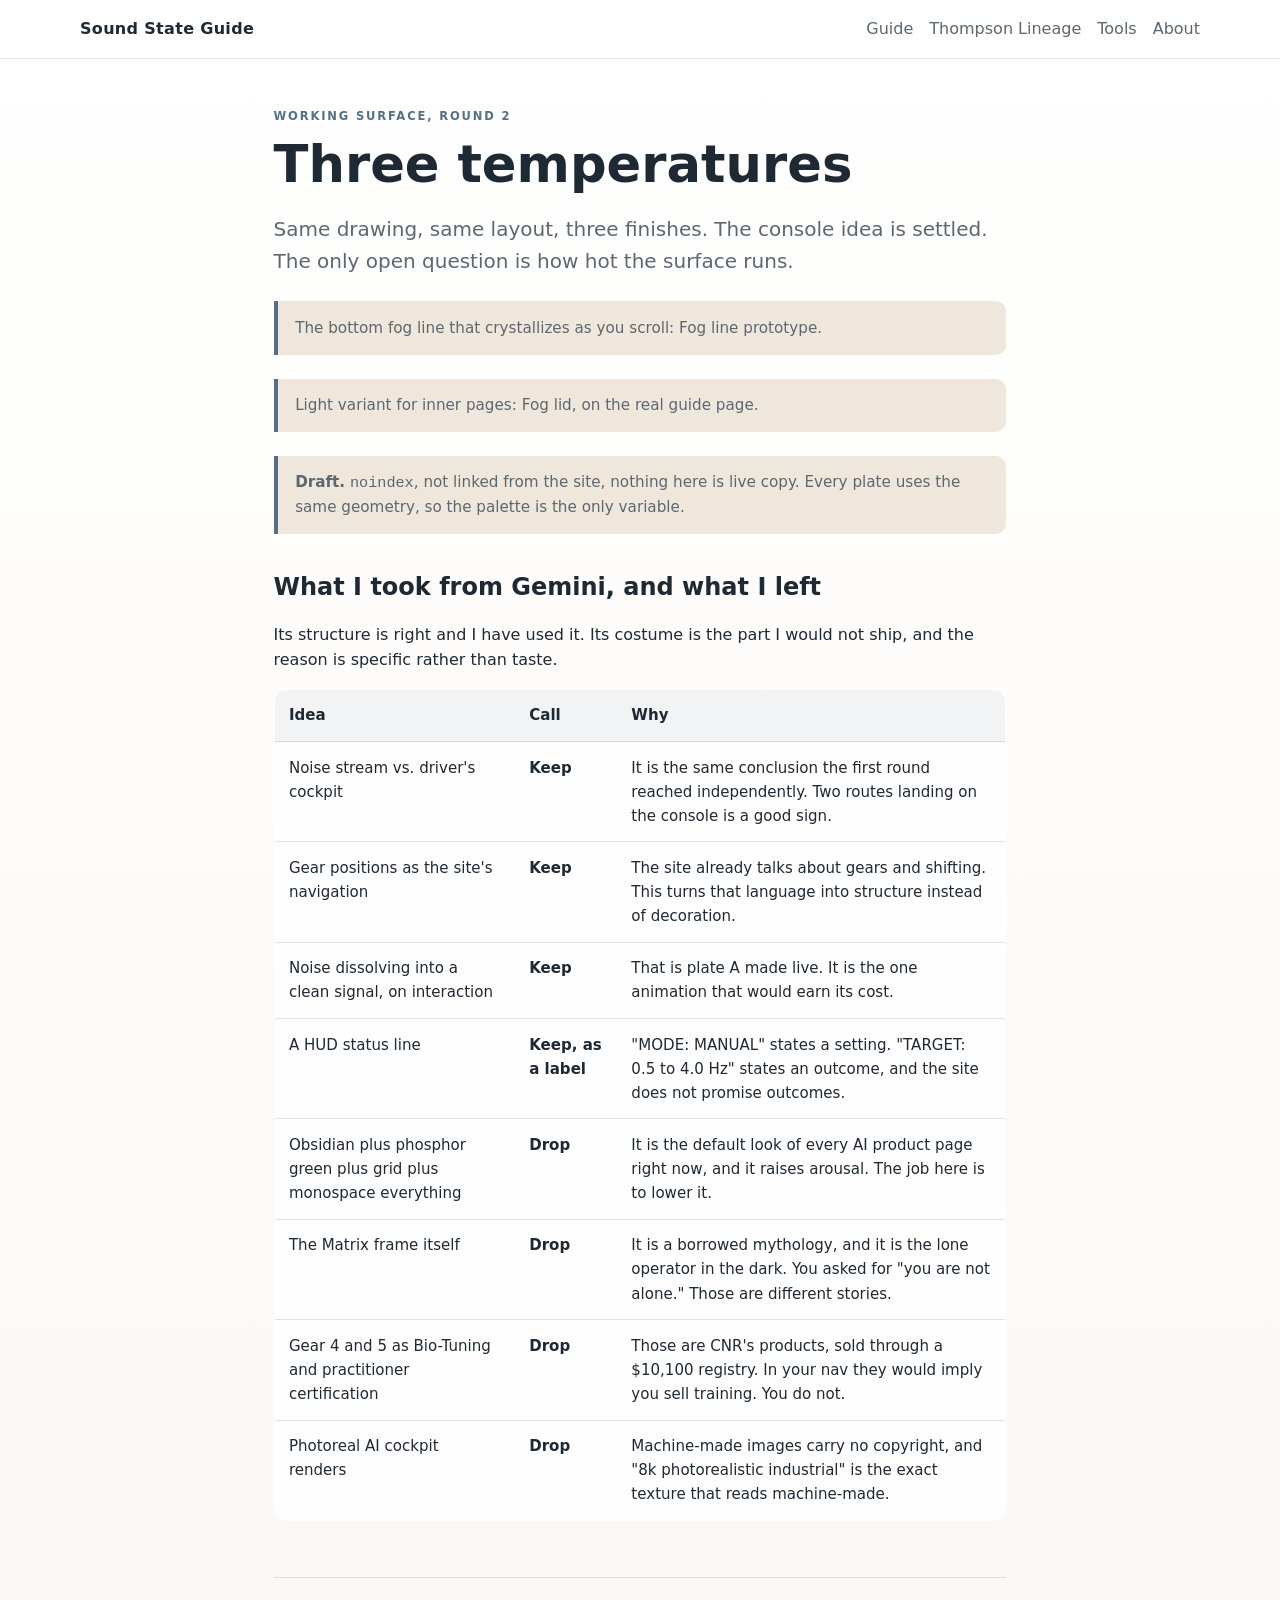
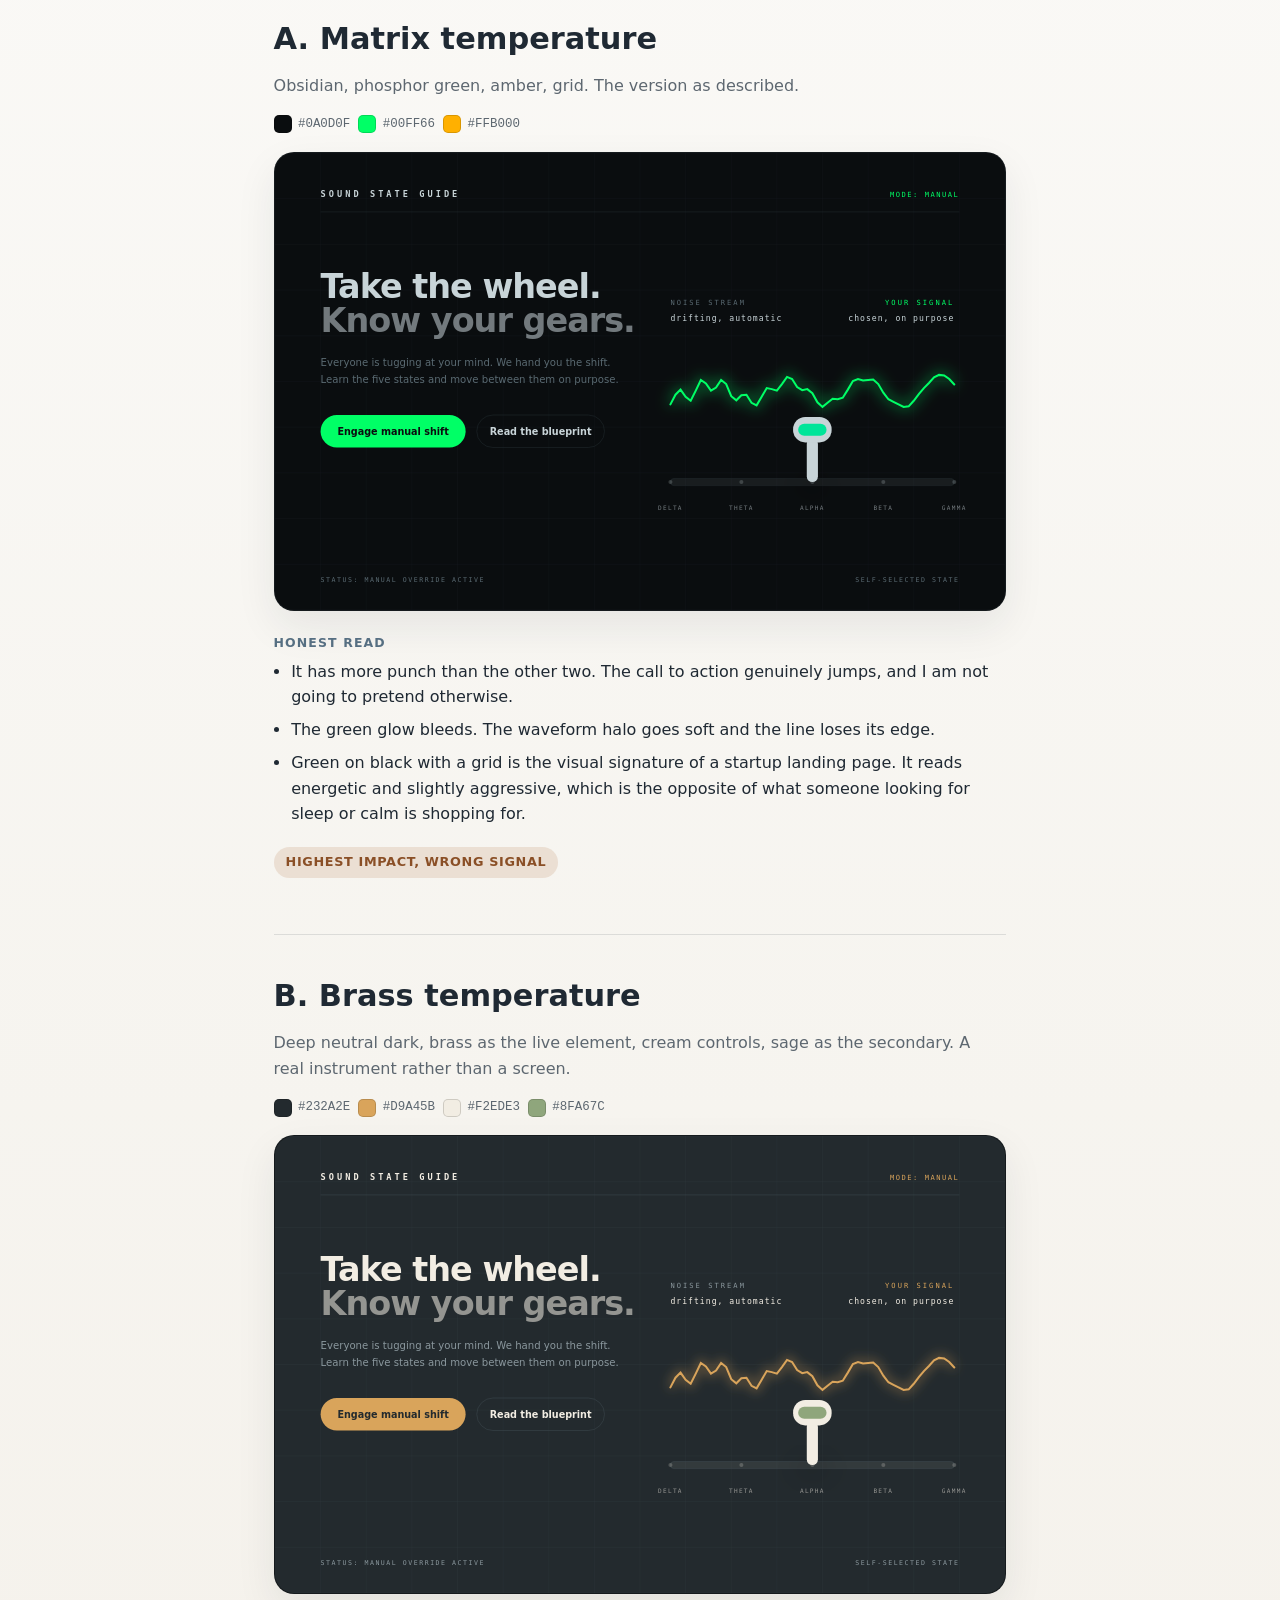
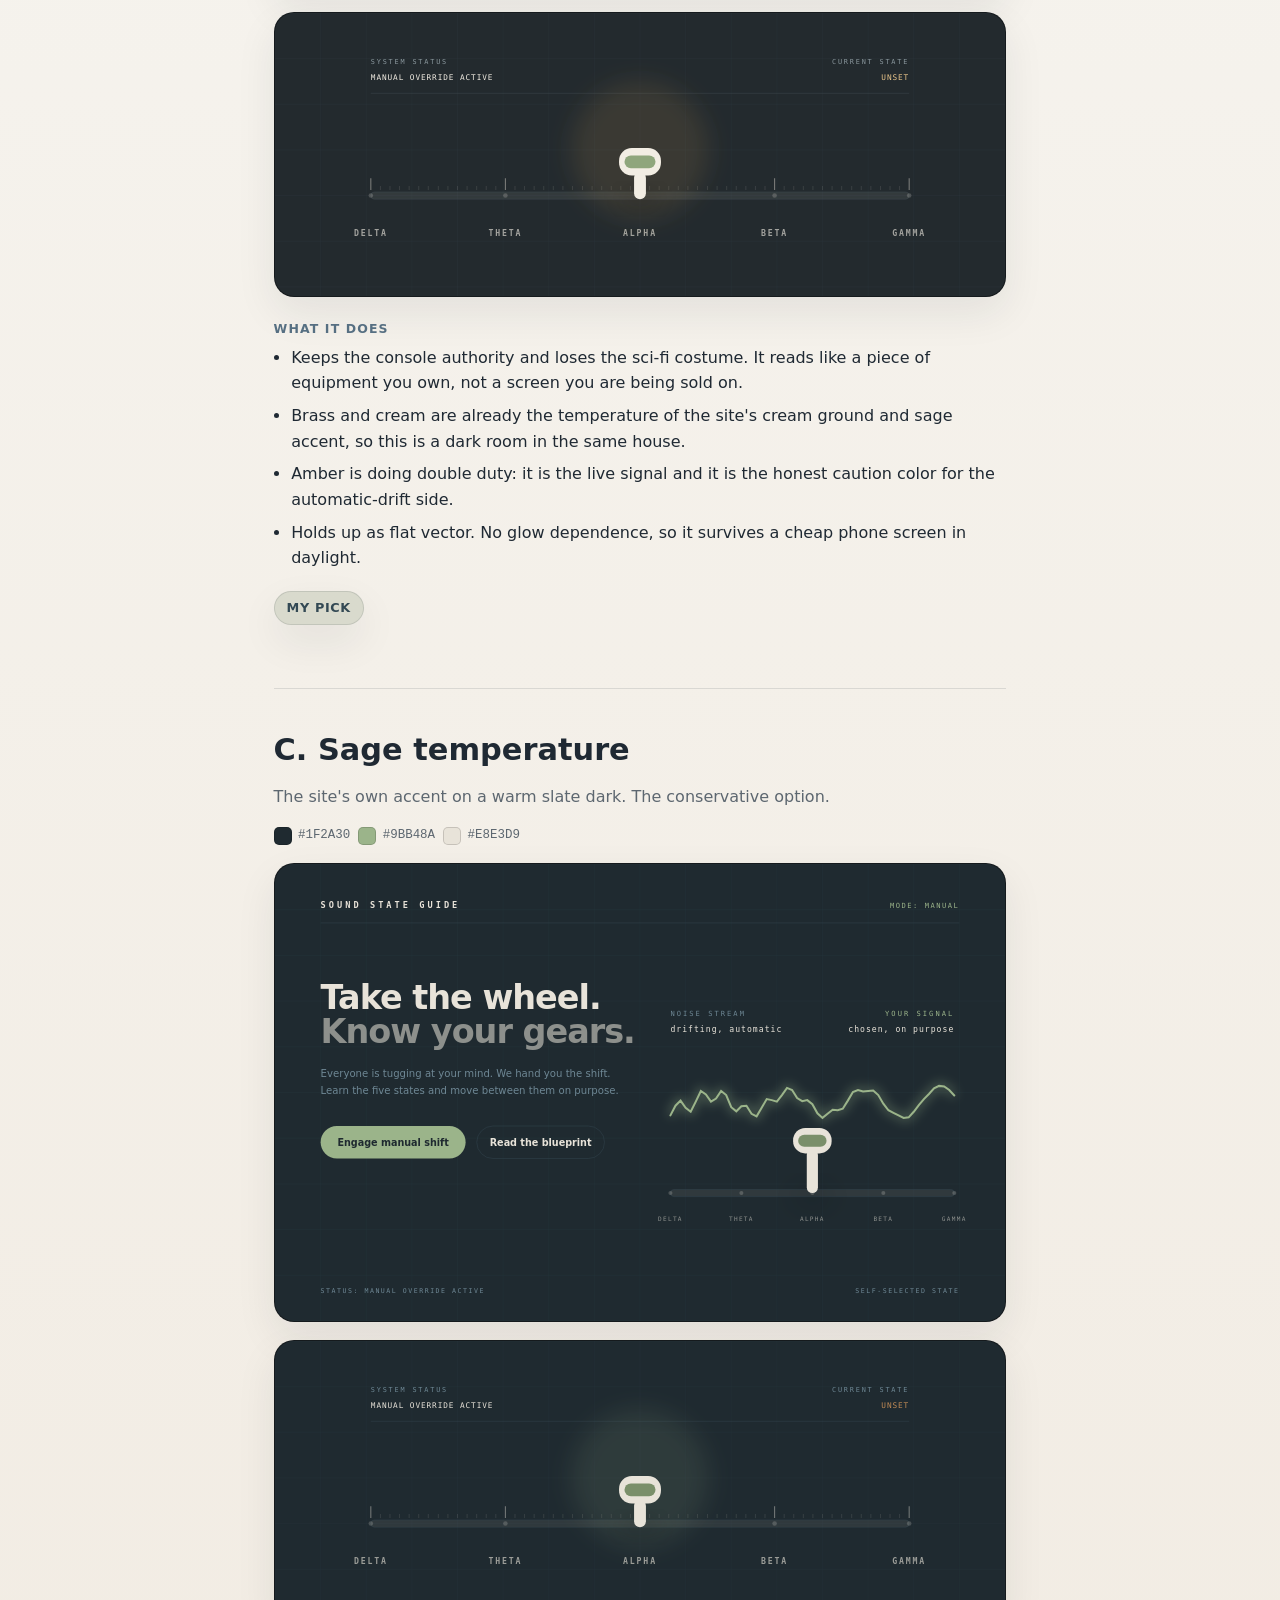
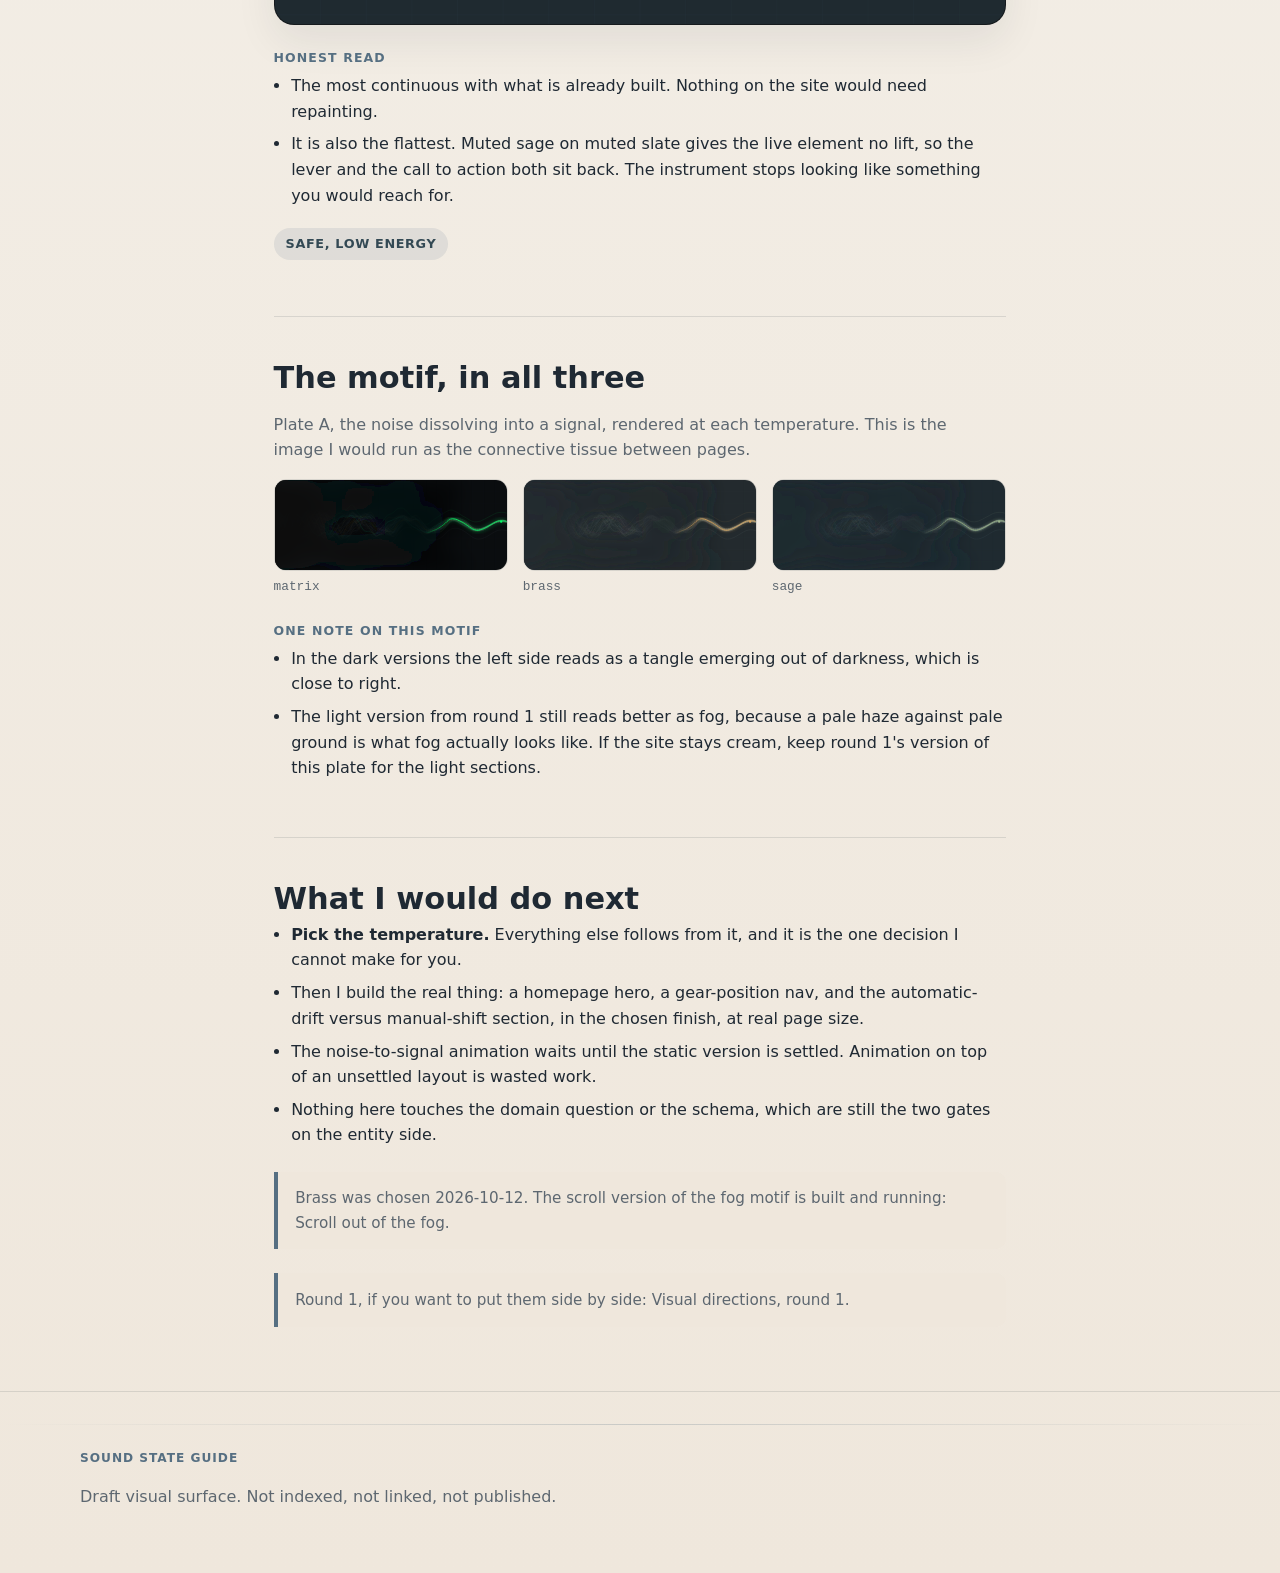
<file: lab/round-2/index.html>
<!doctype html>
<html lang="en">
<head>
  <meta charset="utf-8" />
  <meta name="viewport" content="width=device-width, initial-scale=1" />
  <meta name="robots" content="noindex, nofollow" />
  <title>Round 2: three temperatures | Sound State Guide</title>
  <meta name="description" content="The same console drawing in three finishes. Draft working surface, not published." />
  <link rel="icon" href="../../assets/img/favicon.svg" type="image/svg+xml" />
  <link rel="stylesheet" href="../../assets/css/styles.css" />
  <style>
    .lab-note {
      margin: 1.5rem 0 0; padding: 0.9rem 1.1rem;
      border-left: 4px solid var(--accent); background: var(--bg-alt);
      border-radius: 0 10px 10px 0; color: var(--muted); font-size: 0.95rem;
    }
    .lab-note.warn { border-left-color: #b06a3a; }
    .plate {
      margin: 1.1rem 0 0; border: 1px solid var(--border);
      border-radius: var(--radius); overflow: hidden;
      background: #14181a; box-shadow: var(--shadow);
    }
    .plate img { width: 100%; display: block; }
    .swatches { display: flex; gap: 0.5rem; margin: 0.9rem 0 0; flex-wrap: wrap; }
    .sw { display: flex; align-items: center; gap: 0.4rem; font-size: 0.78rem; color: var(--muted); font-family: ui-monospace, monospace; }
    .sw i { width: 18px; height: 18px; border-radius: 5px; display: block; border: 1px solid rgba(0,0,0,0.15); }
    .dir { margin-top: 3.5rem; padding-top: 0.5rem; border-top: 1px solid var(--border); }
    .dir h2 { font-size: clamp(1.4rem, 3vw, 1.9rem); margin-bottom: 0.3rem; }
    .dir .intent { color: var(--muted); max-width: 70ch; }
    .dir h3 { font-size: 0.78rem; text-transform: uppercase; letter-spacing: 0.09em; color: var(--accent); margin: 1.6rem 0 0.5rem; }
    .dir ul { margin: 0; padding-left: 1.1rem; max-width: 74ch; }
    .dir li { margin-bottom: 0.45rem; }
    .verdict { display: inline-block; margin-top: 0.8rem; padding: 0.35rem 0.75rem; border-radius: 999px;
      font-size: 0.8rem; font-weight: 700; letter-spacing: 0.05em; text-transform: uppercase;
      background: rgba(86,111,130,0.12); color: var(--accent-dark); }
    .verdict.pick { background: rgba(122,143,106,0.22); }
    .verdict.drop { background: rgba(176,106,58,0.16); color: #8a4f26; }
    .row3 { display: grid; grid-template-columns: repeat(3, 1fr); gap: 0.9rem; margin-top: 1rem; }
    .row3 figure { margin: 0; }
    .row3 img { width: 100%; display: block; border-radius: 12px; border: 1px solid var(--border); }
    .row3 figcaption { font-size: 0.8rem; color: var(--muted); margin-top: 0.4rem; font-family: ui-monospace, monospace; }
    @media (max-width: 860px) { .row3 { grid-template-columns: 1fr; } }
    @media (max-width: 700px) {
      table, thead, tbody, tr, th, td { display: block; width: 100%; }
      table { border: 0; background: transparent; }
      thead { display: none; }
      tbody tr {
        background: rgba(255,255,255,0.88);
        border: 1px solid var(--border);
        border-radius: 14px;
        padding: 0.9rem 1rem;
        margin-bottom: 0.7rem;
      }
      td { border: 0; padding: 0.2rem 0; }
      td:first-child { font-weight: 700; font-size: 1rem; }
      table tbody td:nth-child(2)::before,
      table tbody td:nth-child(3)::before {
        display: block; font-size: 0.68rem; text-transform: uppercase;
        letter-spacing: 0.1em; color: var(--accent); margin-top: 0.5rem;
      }
      table tbody td:nth-child(2)::before { content: "call"; }
      table tbody td:nth-child(3)::before { content: "why"; }
    }
    table { width: 100%; border-collapse: collapse; margin: 1rem 0; background: rgba(255,255,255,0.85); border: 1px solid var(--border); border-radius: 12px; overflow: hidden; }
    th, td { text-align: left; padding: 0.8rem 0.9rem; border-bottom: 1px solid var(--border); vertical-align: top; font-size: 0.94rem; }
    thead th { background: rgba(86,111,130,0.08); }
  </style>
</head>
<body>
  <header class="site-header">
    <div class="container nav-wrap">
      <a class="brand" href="../../">Sound State Guide</a>
      <nav class="site-nav" aria-label="Primary">
        <a href="../../guide/">Guide</a>
        <a href="../../thompson-lineage/">Thompson Lineage</a>
        <a href="../../tools/">Tools</a>
        <a href="../../about/">About</a>
      </nav>
    </div>
  </header>

  <main class="page">
    <div class="container prose">
      <p class="eyebrow">Working surface, round 2</p>
      <h1>Three temperatures</h1>
      <p class="lead">Same drawing, same layout, three finishes. The console idea is settled. The only open question is how hot the surface runs.</p>

      <p class="lab-note">The bottom fog line that crystallizes as you scroll: <a href="../fog-bottom/">Fog line prototype</a>.</p>

      <p class="lab-note">Light variant for inner pages: <a href="../fog-light/">Fog lid, on the real guide page</a>.</p>

      <p class="lab-note"><strong>Draft.</strong> <code>noindex</code>, not linked from the site, nothing here is live copy. Every plate uses the same geometry, so the palette is the only variable.</p>

      <h2 style="margin-top:2.5rem">What I took from Gemini, and what I left</h2>
      <p>Its structure is right and I have used it. Its costume is the part I would not ship, and the reason is specific rather than taste.</p>
      <table>
        <thead><tr><th>Idea</th><th>Call</th><th>Why</th></tr></thead>
        <tbody>
          <tr><td>Noise stream vs. driver's cockpit</td><td><strong>Keep</strong></td><td>It is the same conclusion the first round reached independently. Two routes landing on the console is a good sign.</td></tr>
          <tr><td>Gear positions as the site's navigation</td><td><strong>Keep</strong></td><td>The site already talks about gears and shifting. This turns that language into structure instead of decoration.</td></tr>
          <tr><td>Noise dissolving into a clean signal, on interaction</td><td><strong>Keep</strong></td><td>That is plate A made live. It is the one animation that would earn its cost.</td></tr>
          <tr><td>A HUD status line</td><td><strong>Keep, as a label</strong></td><td>"MODE: MANUAL" states a setting. "TARGET: 0.5 to 4.0 Hz" states an outcome, and the site does not promise outcomes.</td></tr>
          <tr><td>Obsidian plus phosphor green plus grid plus monospace everything</td><td class="drop"><strong>Drop</strong></td><td>It is the default look of every AI product page right now, and it raises arousal. The job here is to lower it.</td></tr>
          <tr><td>The Matrix frame itself</td><td class="drop"><strong>Drop</strong></td><td>It is a borrowed mythology, and it is the lone operator in the dark. You asked for "you are not alone." Those are different stories.</td></tr>
          <tr><td>Gear 4 and 5 as Bio-Tuning and practitioner certification</td><td class="drop"><strong>Drop</strong></td><td>Those are CNR's products, sold through a $10,100 registry. In your nav they would imply you sell training. You do not.</td></tr>
          <tr><td>Photoreal AI cockpit renders</td><td class="drop"><strong>Drop</strong></td><td>Machine-made images carry no copyright, and "8k photorealistic industrial" is the exact texture that reads machine-made.</td></tr>
        </tbody>
      </table>

      <div class="dir">
        <h2>A. Matrix temperature</h2>
        <p class="intent">Obsidian, phosphor green, amber, grid. The version as described.</p>
        <div class="swatches">
          <span class="sw"><i style="background:#0A0D0F"></i>#0A0D0F</span>
          <span class="sw"><i style="background:#00FF66"></i>#00FF66</span>
          <span class="sw"><i style="background:#FFB000"></i>#FFB000</span>
        </div>
        <div class="plate"><img src="../img/r2-hero-matrix.svg" alt="Hero mock in obsidian with phosphor green and amber accents." /></div>
        <h3>Honest read</h3>
        <ul>
          <li>It has more punch than the other two. The call to action genuinely jumps, and I am not going to pretend otherwise.</li>
          <li>The green glow bleeds. The waveform halo goes soft and the line loses its edge.</li>
          <li>Green on black with a grid is the visual signature of a startup landing page. It reads energetic and slightly aggressive, which is the opposite of what someone looking for sleep or calm is shopping for.</li>
        </ul>
        <span class="verdict drop">Highest impact, wrong signal</span>
      </div>

      <div class="dir">
        <h2>B. Brass temperature</h2>
        <p class="intent">Deep neutral dark, brass as the live element, cream controls, sage as the secondary. A real instrument rather than a screen.</p>
        <div class="swatches">
          <span class="sw"><i style="background:#232A2E"></i>#232A2E</span>
          <span class="sw"><i style="background:#D9A45B"></i>#D9A45B</span>
          <span class="sw"><i style="background:#F2EDE3"></i>#F2EDE3</span>
          <span class="sw"><i style="background:#8FA67C"></i>#8FA67C</span>
        </div>
        <div class="plate"><img src="../img/r2-hero-brass.svg" alt="Hero mock in a deep neutral dark with brass accents and cream controls." /></div>
        <div class="plate"><img src="../img/r2-instrument-brass.svg" alt="Instrument plate: a lever resting on a scale of five named states, brass on a deep neutral dark." /></div>
        <h3>What it does</h3>
        <ul>
          <li>Keeps the console authority and loses the sci-fi costume. It reads like a piece of equipment you own, not a screen you are being sold on.</li>
          <li>Brass and cream are already the temperature of the site's cream ground and sage accent, so this is a dark room in the same house.</li>
          <li>Amber is doing double duty: it is the live signal and it is the honest caution color for the automatic-drift side.</li>
          <li>Holds up as flat vector. No glow dependence, so it survives a cheap phone screen in daylight.</li>
        </ul>
        <span class="verdict pick">My pick</span>
      </div>

      <div class="dir">
        <h2>C. Sage temperature</h2>
        <p class="intent">The site's own accent on a warm slate dark. The conservative option.</p>
        <div class="swatches">
          <span class="sw"><i style="background:#1F2A30"></i>#1F2A30</span>
          <span class="sw"><i style="background:#9BB48A"></i>#9BB48A</span>
          <span class="sw"><i style="background:#E8E3D9"></i>#E8E3D9</span>
        </div>
        <div class="plate"><img src="../img/r2-hero-console.svg" alt="Hero mock in warm slate with sage accents." /></div>
        <div class="plate"><img src="../img/r2-instrument-console.svg" alt="Instrument plate in warm slate with sage accents." /></div>
        <h3>Honest read</h3>
        <ul>
          <li>The most continuous with what is already built. Nothing on the site would need repainting.</li>
          <li>It is also the flattest. Muted sage on muted slate gives the live element no lift, so the lever and the call to action both sit back. The instrument stops looking like something you would reach for.</li>
        </ul>
        <span class="verdict">Safe, low energy</span>
      </div>

      <div class="dir">
        <h2>The motif, in all three</h2>
        <p class="intent">Plate A, the noise dissolving into a signal, rendered at each temperature. This is the image I would run as the connective tissue between pages.</p>
        <div class="row3">
          <figure><img src="../img/r2-fogline-matrix.svg" alt="Fog line in the matrix palette." /><figcaption>matrix</figcaption></figure>
          <figure><img src="../img/r2-fogline-brass.svg" alt="Fog line in the brass palette." /><figcaption>brass</figcaption></figure>
          <figure><img src="../img/r2-fogline-console.svg" alt="Fog line in the sage palette." /><figcaption>sage</figcaption></figure>
        </div>
        <h3>One note on this motif</h3>
        <ul>
          <li>In the dark versions the left side reads as a tangle emerging out of darkness, which is close to right.</li>
          <li>The light version from round 1 still reads better as fog, because a pale haze against pale ground is what fog actually looks like. If the site stays cream, keep round 1's version of this plate for the light sections.</li>
        </ul>
      </div>

      <div class="dir">
        <h2>What I would do next</h2>
        <ul>
          <li><strong>Pick the temperature.</strong> Everything else follows from it, and it is the one decision I cannot make for you.</li>
          <li>Then I build the real thing: a homepage hero, a gear-position nav, and the automatic-drift versus manual-shift section, in the chosen finish, at real page size.</li>
          <li>The noise-to-signal animation waits until the static version is settled. Animation on top of an unsettled layout is wasted work.</li>
          <li>Nothing here touches the domain question or the schema, which are still the two gates on the entity side.</li>
        </ul>
      </div>

      <p class="lab-note">Brass was chosen 2026-10-12. The scroll version of the fog motif is built and running: <a href="../fog-scroll/">Scroll out of the fog</a>.</p>

      <p class="lab-note">Round 1, if you want to put them side by side: <a href="../">Visual directions, round 1</a>.</p>
    </div>
  </main>

  <footer class="site-footer">
    <div class="container footer-grid">
      <div>
        <p class="footer-title">Sound State Guide</p>
        <p>Draft visual surface. Not indexed, not linked, not published.</p>
      </div>
    </div>
  </footer>
</body>
</html>
</file>
<file: assets/css/styles.css>
:root {
  --bg: #f6f4ef;
  --bg-alt: #efe7dc;
  --panel: #ffffff;
  --soft: #ece6db;
  --text: #1f2933;
  --muted: #5d6770;
  --accent: #566f82;
  --accent-2: #7a8f6a;
  --accent-dark: #334954;
  --border: rgba(31, 41, 51, 0.12);
  --shadow: 0 16px 40px rgba(31, 41, 51, 0.08);
  --radius: 20px;
  --max: 1120px;
}

* { box-sizing: border-box; }
html { scroll-behavior: smooth; }
body {
  margin: 0;
  font-family: Inter, ui-sans-serif, system-ui, -apple-system, BlinkMacSystemFont, "Segoe UI", sans-serif;
  color: var(--text);
  background:
    linear-gradient(180deg, rgba(255,255,255,0.9) 0%, rgba(246,244,239,0.95) 40%, rgba(239,231,220,1) 100%);
  line-height: 1.6;
}
a { color: inherit; text-decoration: none; }
img { max-width: 100%; display: block; }

.container {
  width: min(100% - 2rem, var(--max));
  margin: 0 auto;
}

.site-header {
  position: sticky;
  top: 0;
  z-index: 10;
  backdrop-filter: blur(10px);
  background: rgba(255,255,255,0.78);
  border-bottom: 1px solid var(--border);
}

.nav-wrap {
  display: flex;
  align-items: center;
  justify-content: space-between;
  gap: 1rem;
  padding: 1rem 0;
}

.nav-wrap-home {
  padding-block: 1.15rem;
}

.brand {
  font-weight: 800;
  letter-spacing: 0.02em;
}

.brand-home {
  font-size: 1.05rem;
  text-transform: uppercase;
}

.site-nav {
  display: flex;
  flex-wrap: wrap;
  gap: 1rem;
  color: var(--muted);
}

.site-nav a:hover,
.site-nav a:focus-visible,
.brand:hover,
.brand:focus-visible {
  color: var(--accent-dark);
}

.hero {
  position: relative;
  padding: 5rem 0 3rem;
  overflow: hidden;
}

.hero-home {
  min-height: 100svh;
  display: grid;
  align-items: center;
  padding: 2rem 0 4rem;
}

.hero::before,
.hero::after {
  content: "";
  position: absolute;
  inset: auto;
  border-radius: 999px;
  filter: blur(18px);
  opacity: 0.45;
  pointer-events: none;
}

.hero-home .hero-glow {
  position: absolute;
  left: 50%;
  width: 180%;
  height: 220px;
  transform: translateX(-50%);
  border-radius: 999px;
  filter: blur(8px);
  opacity: 0.7;
  pointer-events: none;
}

.hero-home .hero-glow-top {
  top: 0;
  background: linear-gradient(180deg, rgba(86,111,130,0.18), rgba(86,111,130,0));
  animation: riseBand 16s ease-in-out infinite alternate;
}

.hero-home .hero-glow-bottom {
  bottom: 0;
  background: linear-gradient(0deg, rgba(122,143,106,0.18), rgba(122,143,106,0));
  animation: fallBand 16s ease-in-out infinite alternate;
}

.hero::before {
  width: 24rem;
  height: 24rem;
  background: radial-gradient(circle, rgba(86,111,130,0.25) 0%, rgba(86,111,130,0) 70%);
  top: -8rem;
  right: -6rem;
  transform: translateY(-18px);
  animation: driftUp 12s ease-in-out infinite alternate;
}

.hero::after {
  width: 18rem;
  height: 18rem;
  background: radial-gradient(circle, rgba(122,143,106,0.2) 0%, rgba(122,143,106,0) 70%);
  bottom: -7rem;
  left: -4rem;
  transform: translateY(20px);
  animation: driftDown 14s ease-in-out infinite alternate;
}

.hero-grid {
  position: relative;
  display: grid;
  grid-template-columns: 1.4fr 0.9fr;
  gap: 2rem;
  align-items: stretch;
  z-index: 1;
}

.hero-grid-home {
  grid-template-columns: minmax(0, 1.2fr) minmax(320px, 0.8fr);
  align-items: center;
  gap: 2.5rem;
  position: relative;
}

.hero-grid-home::before,
.hero-grid-home::after {
  content: "";
  position: absolute;
  inset: auto;
  pointer-events: none;
  opacity: 0.25;
}

.hero-grid-home::before {
  right: -2rem;
  top: 15%;
  width: 210px;
  height: 210px;
  background: radial-gradient(circle at center, rgba(86,111,130,0.18) 0%, rgba(86,111,130,0) 70%);
  border-radius: 50%;
}

.hero-grid-home::after {
  right: 9rem;
  top: 54%;
  width: 120px;
  height: 120px;
  background: radial-gradient(circle at center, rgba(122,143,106,0.18) 0%, rgba(122,143,106,0) 70%);
  border-radius: 50%;
}

.hero-copy {
  max-width: 68ch;
}

.eyebrow {
  margin: 0 0 0.75rem;
  text-transform: uppercase;
  letter-spacing: 0.08em;
  color: var(--accent);
  font-size: 0.83rem;
  font-weight: 700;
}

h1, h2, h3 {
  line-height: 1.15;
  margin-top: 0;
}

h1 {
  font-size: clamp(2.6rem, 5vw, 4.8rem);
  margin-bottom: 1rem;
}

.hero-home h1 {
  font-size: clamp(3rem, 6vw, 5.6rem);
  max-width: 11ch;
}

.lead {
  font-size: clamp(1.05rem, 2vw, 1.25rem);
  color: var(--muted);
  max-width: 60ch;
}

.cta-row {
  display: flex;
  flex-wrap: wrap;
  gap: 0.85rem;
  margin-top: 1.75rem;
}

.button {
  display: inline-flex;
  align-items: center;
  justify-content: center;
  min-height: 48px;
  padding: 0.8rem 1.1rem;
  border-radius: 999px;
  border: 1px solid transparent;
  font-weight: 700;
}

.button.primary {
  background: linear-gradient(135deg, var(--accent), #667d5e);
  color: #fff;
}

.button.primary:hover,
.button.primary:focus-visible {
  background: linear-gradient(135deg, var(--accent-dark), #5d7250);
}

.button.secondary {
  border-color: var(--border);
  background: rgba(255,255,255,0.7);
}

.button.secondary:hover,
.button.secondary:focus-visible {
  border-color: var(--accent);
  color: var(--accent-dark);
}

.hero-points {
  display: flex;
  gap: 0.8rem;
  flex-wrap: wrap;
  list-style: none;
  padding: 0;
  margin: 1.5rem 0 0;
}

.hero-points li {
  padding: 0.55rem 0.9rem;
  border-radius: 999px;
  background: rgba(255,255,255,0.72);
  border: 1px solid var(--border);
  color: var(--accent-dark);
  font-size: 0.95rem;
}

.mini-label,
.feature-tag,
.footer-title {
  margin: 0 0 0.65rem;
  text-transform: uppercase;
  letter-spacing: 0.08em;
  font-size: 0.76rem;
  font-weight: 800;
  color: var(--accent);
}

.hero-card,
.card,
.tile,
.feature-card {
  background: var(--panel);
  border: 1px solid var(--border);
  border-radius: var(--radius);
  box-shadow: var(--shadow);
}

.hero-card {
  padding: 1.5rem;
}

.hero-side {
  background: linear-gradient(180deg, rgba(255,255,255,0.96), rgba(246,244,239,0.95));
}

.hero-stat-grid {
  display: grid;
  grid-template-columns: repeat(2, minmax(0, 1fr));
  gap: 0.85rem;
  margin-top: 1rem;
}

.hero-stat-grid div {
  padding: 0.85rem;
  border-radius: 14px;
  background: rgba(86,111,130,0.06);
  border: 1px solid rgba(86,111,130,0.08);
}

.hero-stat-grid strong {
  display: block;
  margin-bottom: 0.25rem;
}

.hero-stat-grid span {
  color: var(--muted);
  font-size: 0.92rem;
}

.section {
  padding: 1rem 0 3rem;
}

.section-lifted {
  margin-top: -1rem;
}

.section.soft {
  background: linear-gradient(180deg, rgba(236,230,219,0.3), rgba(236,230,219,0.95));
  padding: 3rem 0;
}

.feature-row {
  display: grid;
  grid-template-columns: repeat(2, minmax(0, 1fr));
  gap: 1.25rem;
}

.feature-card {
  padding: 1.75rem;
  position: relative;
  overflow: hidden;
}

.feature-card::after {
  content: "";
  position: absolute;
  right: -1.5rem;
  top: -1rem;
  width: 5rem;
  height: 5rem;
  border-radius: 50%;
  background: radial-gradient(circle, rgba(86,111,130,0.12) 0%, rgba(86,111,130,0) 72%);
  pointer-events: none;
}

.feature-card-emphasis {
  background: linear-gradient(180deg, rgba(86,111,130,0.08), rgba(255,255,255,0.96));
}

.feature-card h2 {
  font-size: clamp(1.6rem, 3vw, 2.2rem);
  margin-bottom: 0.75rem;
}

.grid-2,
.grid-3 {
  display: grid;
  gap: 1.25rem;
}

.grid-2 {
  grid-template-columns: repeat(2, minmax(0, 1fr));
}

.grid-3 {
  grid-template-columns: repeat(3, minmax(0, 1fr));
}

.card,
.tile {
  padding: 1.5rem;
}

.card-statement {
  background: linear-gradient(180deg, rgba(255,255,255,0.92), rgba(255,255,255,0.8));
}

.tile {
  position: relative;
  overflow: hidden;
  min-height: 160px;
}

.tile-spotlight {
  background: linear-gradient(180deg, rgba(255,255,255,0.98), rgba(246,244,239,0.93));
}

.tile-spotlight h3 {
  display: flex;
  align-items: center;
  gap: 0.5rem;
}

.tile-spotlight h3::before {
  content: "⚙";
  font-size: 1rem;
  color: var(--accent);
}

.tile::after {
  content: "";
  position: absolute;
  inset: auto -20% -30% auto;
  width: 10rem;
  height: 10rem;
  border-radius: 50%;
  background: radial-gradient(circle, rgba(86,111,130,0.14) 0%, rgba(86,111,130,0) 70%);
}

.tile:hover,
.tile:focus-visible {
  transform: translateY(-2px);
  transition: transform 0.2s ease;
}

.site-footer {
  padding: 2rem 0 3rem;
  color: var(--muted);
  border-top: 1px solid var(--border);
}

.site-footer::before {
  content: "";
  display: block;
  height: 1px;
  background: linear-gradient(90deg, transparent, rgba(86,111,130,0.25), transparent);
  margin-bottom: 1.5rem;
}

.footer-grid {
  display: grid;
  grid-template-columns: 1.4fr 0.8fr 0.8fr;
  gap: 1.5rem;
}

.site-footer ul {
  margin: 0;
  padding-left: 1.1rem;
}

.page {
  padding: 3rem 0 4rem;
}

.page h1 {
  font-size: clamp(2.1rem, 4vw, 3.5rem);
}

.prose {
  max-width: 72ch;
}

.prose h2 {
  margin-top: 2.25rem;
}

.prose table {
  width: 100%;
  border-collapse: collapse;
  margin: 1rem 0 1.5rem;
  background: rgba(255,255,255,0.85);
  border: 1px solid var(--border);
  border-radius: 12px;
  overflow: hidden;
}

.prose th,
.prose td {
  text-align: left;
  padding: 0.85rem 0.9rem;
  border-bottom: 1px solid var(--border);
  vertical-align: top;
}

.prose thead th {
  background: rgba(86,111,130,0.08);
}

.prose tbody tr:last-child td {
  border-bottom: 0;
}

.parallax-band {
  position: relative;
  margin: 3rem 0;
  padding: 2rem 0;
  overflow: hidden;
}

.parallax-band.top {
  background: linear-gradient(180deg, rgba(86,111,130,0.08), transparent);
}

.parallax-band.bottom {
  background: linear-gradient(180deg, transparent, rgba(122,143,106,0.12));
}

.parallax-band .band-shape {
  position: absolute;
  left: 50%;
  width: 160%;
  height: 180px;
  border-radius: 999px;
  opacity: 0.6;
  pointer-events: none;
}

.parallax-band.top .band-shape {
  top: -70px;
  background: radial-gradient(circle, rgba(86,111,130,0.14) 0%, rgba(86,111,130,0) 70%);
  transform: translateX(-50%) translateY(-10px);
  animation: riseBand 16s ease-in-out infinite alternate;
}

.parallax-band.bottom .band-shape {
  bottom: -80px;
  background: radial-gradient(circle, rgba(122,143,106,0.15) 0%, rgba(122,143,106,0) 70%);
  transform: translateX(-50%) translateY(12px);
  animation: fallBand 16s ease-in-out infinite alternate;
}

@keyframes driftUp {
  from { transform: translateY(-18px); }
  to { transform: translateY(10px); }
}

@keyframes driftDown {
  from { transform: translateY(20px); }
  to { transform: translateY(-12px); }
}

@keyframes riseBand {
  from { transform: translateX(-50%) translateY(-14px); }
  to { transform: translateX(-50%) translateY(14px); }
}

@keyframes fallBand {
  from { transform: translateX(-50%) translateY(14px); }
  to { transform: translateX(-50%) translateY(-14px); }
}

@media (max-width: 860px) {
  .hero-grid,
  .hero-grid-home,
  .feature-row,
  .grid-2,
  .grid-3,
  .footer-grid {
    grid-template-columns: 1fr;
  }

  .nav-wrap {
    flex-direction: column;
    align-items: flex-start;
  }

  .hero-home {
    min-height: auto;
    padding-top: 3rem;
  }

  .hero-home h1 {
    max-width: none;
  }
}

.disclosure {
  margin: 2rem 0;
  padding: 1.1rem 1.25rem;
  border-left: 4px solid var(--accent);
  background: var(--bg-alt);
  border-radius: 0 10px 10px 0;
  color: var(--muted);
  font-size: 0.95rem;
  line-height: 1.65;
}

.disclosure strong {
  color: var(--text);
}

/* ============================================================
   PICKER — "where do you want to start?"
   Architectural addition, 2026-10-12. A visitor self-sorts here
   instead of being handed a catalogue. Uses <details> so it works
   with no JavaScript and stays readable if the stylesheet fails.
   ============================================================ */
.eyebrow {
  text-transform: uppercase;
  letter-spacing: 0.16em;
  font-size: 0.72rem;
  font-weight: 700;
  color: var(--accent);
  margin: 0 0 0.6rem;
}

.picker {
  display: grid;
  gap: 0.85rem;
  margin-top: 2rem;
}

.pick {
  background: var(--panel);
  border: 1px solid var(--border);
  border-radius: var(--radius);
  box-shadow: var(--shadow);
  overflow: hidden;
  transition: border-color 180ms ease, transform 180ms ease;
}

.pick:hover { border-color: var(--accent); }

.pick > summary {
  list-style: none;
  cursor: pointer;
  padding: 1.15rem 1.35rem;
  display: flex;
  align-items: center;
  gap: 1rem;
  font-weight: 700;
  font-size: 1.06rem;
  color: var(--text);
}

.pick > summary::-webkit-details-marker { display: none; }

.pick > summary::after {
  content: "+";
  margin-left: auto;
  font-size: 1.4rem;
  font-weight: 400;
  color: var(--accent);
  line-height: 1;
  transition: transform 180ms ease;
}

.pick[open] > summary::after { transform: rotate(45deg); }

.pick .pick-ask {
  display: block;
  font-weight: 500;
  font-size: 0.9rem;
  color: var(--muted);
  margin-top: 0.2rem;
}

.pick .pick-body {
  padding: 0 1.35rem 1.35rem;
  border-top: 1px solid var(--border);
  margin-top: 0.25rem;
  padding-top: 1.1rem;
}

.pick .pick-body p { margin: 0 0 0.9rem; }

.pick .pick-try {
  background: var(--soft);
  border-radius: 14px;
  padding: 0.85rem 1rem;
  margin: 0 0 1rem;
  font-size: 0.95rem;
}

.pick .pick-try b { color: var(--accent-dark); }

.pick-cta {
  display: inline-flex;
  align-items: center;
  gap: 0.45rem;
  font-weight: 700;
  color: var(--accent-dark);
  border-bottom: 2px solid var(--accent-2);
  padding-bottom: 2px;
}

.pick-cta:hover { color: var(--accent); }
.pick-note { font-size: 0.88rem; color: var(--muted); margin-top: 0.9rem; }

/* ============================================================
   SHARE — the experience mechanism
   ============================================================ */
.share-band {
  background: var(--accent-dark);
  color: #f2f6f7;
  border-radius: 28px;
  padding: 2.4rem 1.8rem;
  margin: 0 auto;
  max-width: var(--max);
  text-align: center;
}
.share-band h2 { color: #fff; margin: 0 0 0.7rem; }
.share-band p { color: #d5e0e4; max-width: 46ch; margin: 0 auto 1.4rem; }
.share-band .btn { background: #fff; color: var(--accent-dark); }
.share-band .btn:hover { background: #e8eef0; color: var(--accent-dark); }

.share-form {
  background: var(--panel);
  border: 1px solid var(--border);
  border-radius: var(--radius);
  box-shadow: var(--shadow);
  padding: 1.8rem;
  margin-top: 1.6rem;
  text-align: left;
}
.share-form .fld { margin-bottom: 1.15rem; }
.share-form label {
  display: block; font-weight: 700; font-size: 0.92rem; margin-bottom: 0.4rem;
}
.share-form .hint { display: block; font-weight: 400; color: var(--muted); font-size: 0.85rem; margin-top: 0.2rem; }
.share-form input[type=text],
.share-form input[type=email],
.share-form select,
.share-form textarea {
  width: 100%;
  font: inherit;
  color: var(--text);
  background: #fff;
  border: 1px solid var(--border);
  border-radius: 12px;
  padding: 0.7rem 0.85rem;
  font-size: 17px;   /* 16px+ so iOS does not zoom the page on focus */
}
.share-form textarea { min-height: 150px; resize: vertical; }
.share-form input:focus, .share-form select:focus, .share-form textarea:focus {
  outline: 2px solid var(--accent-2); outline-offset: 1px;
}
.share-form .consent { display: flex; gap: 0.7rem; align-items: flex-start; font-weight: 500; font-size: 0.95rem; }
.share-form .consent input { margin-top: 0.3rem; flex: 0 0 auto; }
.share-form .hp { position: absolute; left: -9999px; width: 1px; height: 1px; overflow: hidden; }

.experience {
  background: var(--panel);
  border: 1px solid var(--border);
  border-left: 4px solid var(--accent-2);
  border-radius: 18px;
  padding: 1.4rem 1.5rem;
  margin-bottom: 1rem;
}
.experience .who { font-weight: 700; margin: 0 0 0.35rem; }
.experience .what { font-size: 0.88rem; color: var(--muted); margin: 0 0 0.8rem; }
.experience p:last-child { margin-bottom: 0; }

.empty-note {
  border: 1px dashed var(--border);
  border-radius: 18px;
  padding: 1.4rem 1.5rem;
  color: var(--muted);
  font-size: 0.95rem;
}
</file>
